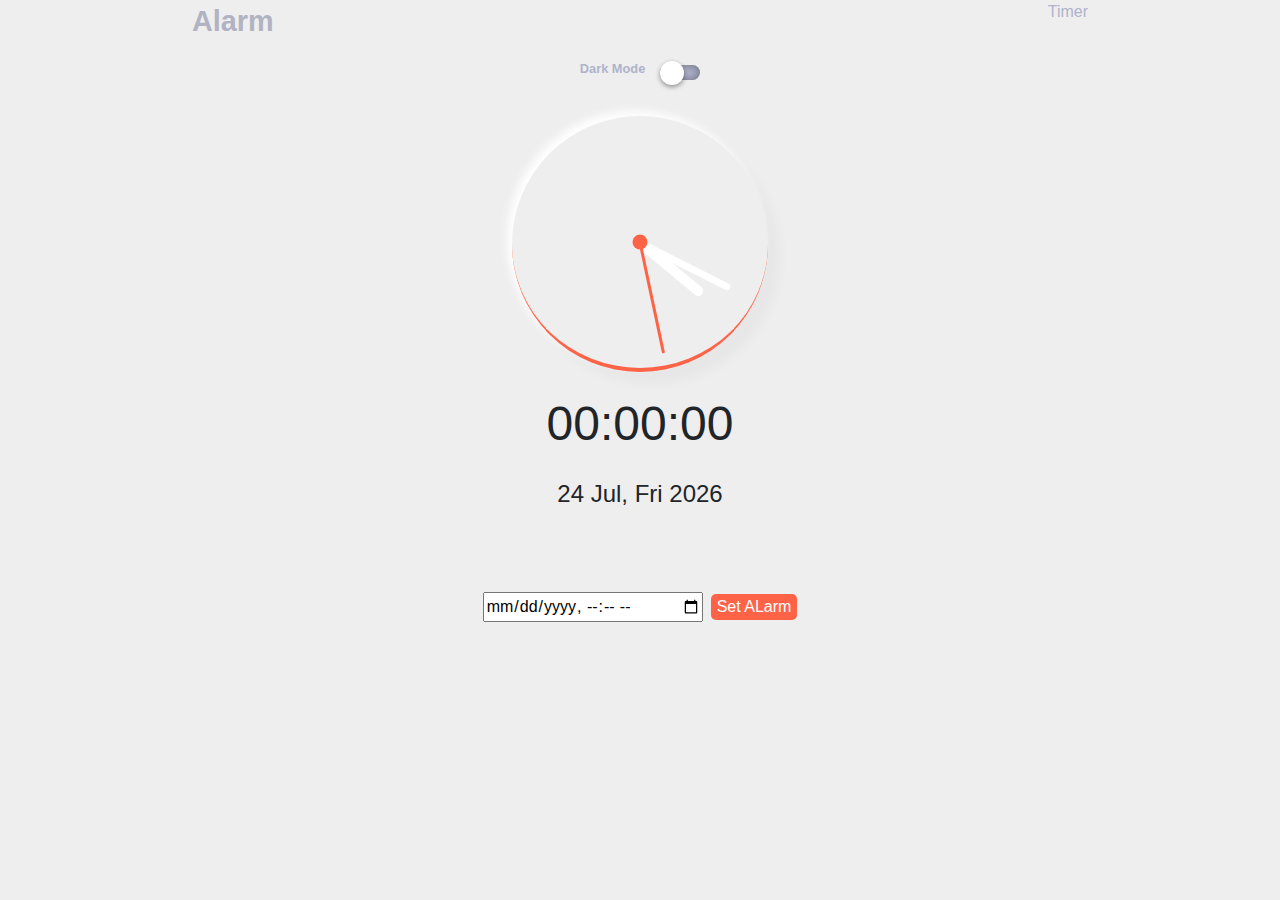
<file: index.html>
<!DOCTYPE html>
<html lang="en">
<head>
    <meta charset="UTF-8">
    <meta name="viewport" content="width=device-width, initial-scale=1.0">
    
<link rel="shortcut icon" href="download.jpg" type="image/x-icon">
    <link rel="stylesheet" href="bootstrap/bootstrapCSS.css">
    <link rel="stylesheet" href="style.css">

    <title>Alarm Clock</title>
</head>
<body>
    <header id="selection">
        <a href="index.html" class="active">Alarm</a>
        <a href="timer.html">Timer</a>
    </header>
    <div class="dark-mode">
        <label for="darkMode">Dark Mode</label> 
        <input type="checkbox" class="dark-mode-toggle" id="darkMode">
    </div>
    <div class="analog-clock">
        <div class="clock-hand second" data-second-hand></div>
        <div class="clock-hand minute" data-minute-hand></div>
        <div class="clock-hand hour" data-hour-hand></div>
    </div>
    <div class="digital-clock">
        <div id="time">
            <span id="hour">00:</span>
            <span id="minute">00:</span>
            <span id="second">00</span>
        </div>
    </div>
    <div class="date"></div>

    <div class="alarms"></div>
    <div id="alarmOptions" style="display: none;">
        <button class="snooze-alarm">Snooze 2 minutes</button>
        <button class="stop-alarm">Stop alarm</button>
    </div>

    <div class="alarm-modal">
        <input type="datetime-local"  id="alarmTime">
        <button class="add-alarm">Set ALarm</button>
    </div>


    <audio src="sounds/alarming.mp3" data-sound></audio>   
    
    
    <script src="bootstrap/bootstrapJQuery.js"></script>
    <script src="bootstrap/bootstrapPopperJS.js"></script>
    <script src="bootstrap/bootstrapJS.js"></script>
    <script src="script.js"></script>
</body>
</html>
</file>
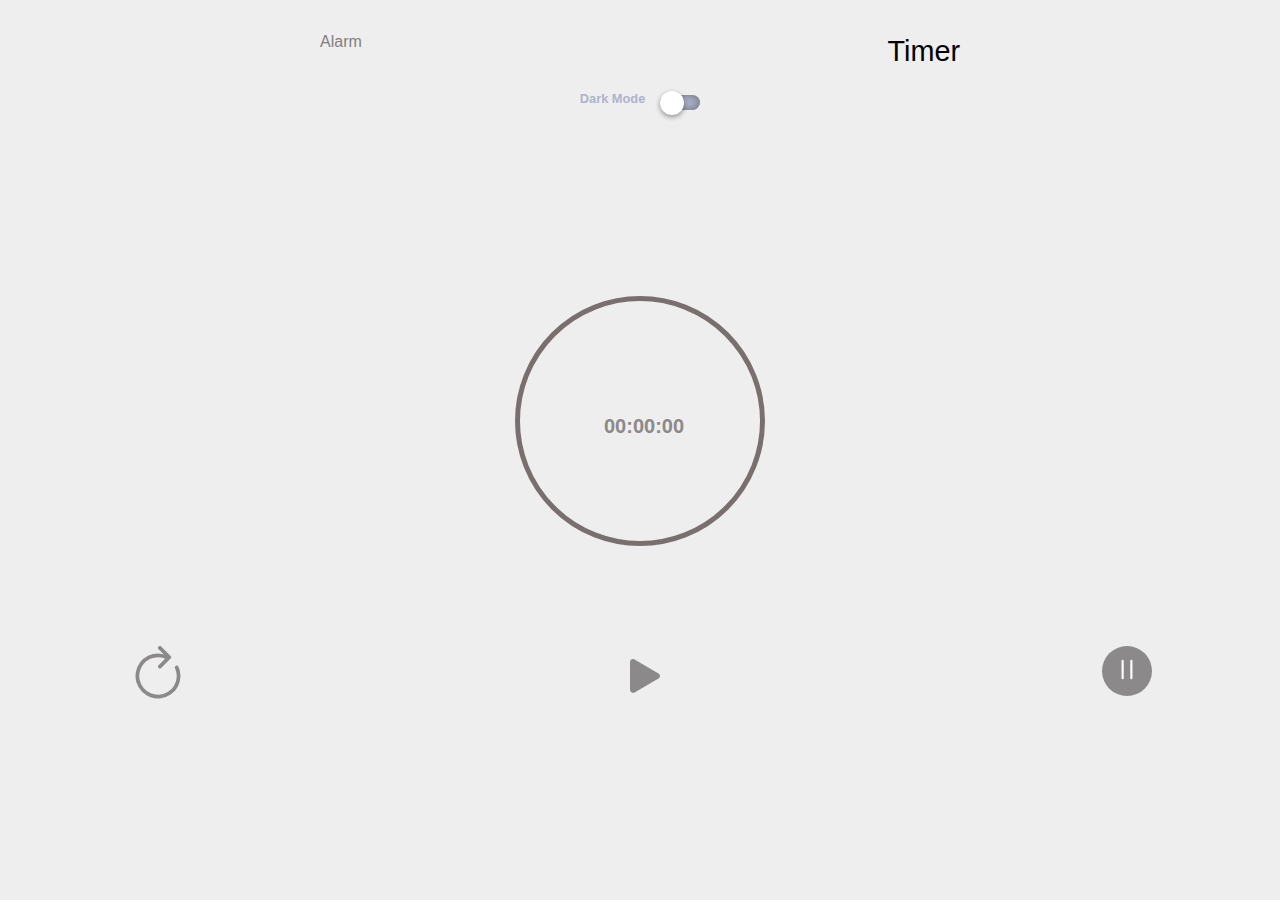
<file: timer.html>
<!DOCTYPE html>
<html lang="en">
<head>
    <meta charset="UTF-8">
    <meta name="viewport" content="width=device-width, initial-scale=1.0">

    <link rel="stylesheet" href="bootstrap/bootstrapCSS.css">
    <link rel="stylesheet" href="style.css">
    <link rel="stylesheet" href="css/main.css">

    <title>Timer</title>
</head>
<body>
    <header id="selection">
        <a href="index.html">Alarm</a>
        <a href="timer.html" class="active">Timer</a>
    </header>

    <div class="dark-mode">
        <label for="darkMode">Dark Mode</label> 
        <input type="checkbox" class="dark-mode-toggle" id="darkMode">
    </div>

    <div id="timer-circle" class="timer startTimer" onclick="startTimer()">
       <div id="timer">
            <p id="timer-digit" style="color: rgb(139, 137, 137);">00:00:00</p>
        </div>
    </div>
    <div id="reload-and-pause">
    	   <div id="reload" class="resetTimer reset" onclick="resetTimer()">
    	    <svg width="1em" height="1em" viewBox="0 0 16 16" class="bi bi-arrow-clockwise" fill="currentColor" xmlns="http://www.w3.org/2000/svg">
          <path fill-rule="evenodd" d="M3.17 6.706a5 5 0 0 1 7.103-3.16.5.5 0 1 0 .454-.892A6 6 0 1 0 13.455 5.5a.5.5 0 0 0-.91.417 5 5 0 1 1-9.375.789z"/>
          <path fill-rule="evenodd" d="M8.147.146a.5.5 0 0 1 .707 0l2.5 2.5a.5.5 0 0 1 0 .708l-2.5 2.5a.5.5 0 1 1-.707-.708L10.293 3 8.147.854a.5.5 0 0 1 0-.708z"/>
        </svg>
      </div>
      <div id="play" onclick="startTimer()">
        <svg width="1em" height="1em" viewBox="0 0 16 16" class="bi bi-play-fill" fill="currentColor" xmlns="http://www.w3.org/2000/svg">
            <path d="M11.596 8.697l-6.363 3.692c-.54.313-1.233-.066-1.233-.697V4.308c0-.63.692-1.01 1.233-.696l6.363 3.692a.802.802 0 0 1 0 1.393z"/>
        </svg>
      </div>
      <div id="pause" class="pauseTimer reset" onclick="pauseTimer()">
    	    <svg width="1em" height="0.7em" viewBox="0 0 16 16" class="bi bi-pause pause" fill="currentColor" xmlns="http://www.w3.org/2000/svg">
           <path fill-rule="evenodd" d="M6 3.5a.5.5 0 0 1 .5.5v8a.5.5 0 0 1-1 0V4a.5.5 0 0 1 .5-.5zm4 0a.5.5 0 0 1 .5.5v8a.5.5 0 0 1-1 0V4a.5.5 0 0 1 .5-.5z"/>
       </svg>
      </div>
    </div>
    
    <script src="bootstrap/bootstrapJQuery.js"></script>
    <script src="bootstrap/bootstrapPopperJS.js"></script>
    <script src="bootstrap/bootstrapJS.js"></script>
    <script src="js/timer.js"></script>
    <script src="script.js"></script>
</body>
</html>
</file>
<file: style.css>
body{
    background: #eee;
}

body.change {
    background-color: hsl(230, 17%, 14%);
}

/*Header*/

a {
    color: hsl(230, 22%, 74%);
}

a:hover {
    font-size: 20px;
    text-decoration: none;
    color: black;
}

.active {
    font-size: 1.8rem;
    color: hsl(233, 13%, 73%);
    font-weight: 700;
}

#selection {
    display: flex;
    justify-content: space-between;
    width: 70%;
    margin: 0 auto;
}

/* dark mode  */
.dark-mode{
    width: 150px;
    font-size: .8rem ;
    font-weight: 600;
    margin: 1rem auto 0 ; 
    display: flex;
    color: hsl(230, 22%, 74%);
    justify-content: space-evenly;
    align-items: center;
    z-index: 2; 
}

.dark-mode input[type = 'checkbox']{
position: relative;
appearance: none;
-webkit-appearance: none;
-moz-appearance: none; 
width: 40px;
height: 15px;
background: hsl(230, 22%, 74%); 
outline: none;
border-radius: 20px;
box-shadow: inset 0 0 10px rgba(0, 0, 0, .4);

}

.dark-mode input:checked[type="checkbox"]{
background: linear-gradient(to right, hsl(210, 78%, 56%), hsl(146, 68%, 55%));
}

.dark-mode input[type="checkbox"]::before{
content: '';
width: 1.5rem;
height: 1.5rem;
background-color: #fff;
position: absolute;
border-radius: 50%;
top: -.25rem;
left: 0px;
box-shadow: 0 2px 5px rgba(0, 0, 0, .4);
transition: left .5s;
}


.dark-mode input:checked[type="checkbox"]::before{
left: 24px;
background-color: hsl(230, 17%, 14%);
} 
/* dark mode end */

/* analog-clock style */
.analog-clock{
    width: 16rem;
    height: 16rem;
    margin: 0 auto;
    margin-top: 30px;
    background: #eee;
    border-radius: 50%;
    border-bottom: 4px solid tomato;
    box-shadow: 
    -5px -5px 10px 0 rgba(255, 255, 255, 1),
    12px 12px 12px 0 rgba(0, 0, 0, 0.03);
    position: relative;
}
.change.analog-clock{
    background: hsl(230, 17%, 14%);
    box-shadow: 
    -5px -5px 15px 0 rgba(73, 73, 73, 0.8),
    12px 12px 12px 0 rgba(0, 0, 0, 0.03);
}


.clock-hand{
position: absolute;
bottom: 50%;
left: 50%;
width: 10px;
height: 40%;
background: white;
border-radius:10px 10px 0 0;
transform-origin: bottom;
z-index: 2;
transform: translateX(-50%) rotate(calc(var(--rotation) * 1deg))
}

.analog-clock::after{
content: ' ';
position: absolute;
background: tomato;
z-index: 4;
height: 15px;
width: 15px;
top:50%;
left:50%;
border-radius: 50%;
transform: translate(-50%, -50%);
}

.second{
--rotation: 30;
width: 3px;
height: 45%;
background: tomato; 
z-index: 3;
}

.minute{
width: 7px;
height: 40%;
}

.hour{
width: 10px;
height: 32%;
}

/* analog clock end */

/* digital clock start */
.digital-clock{
position: relative;
text-align: center;
margin: 1rem 0;
font-size: 3rem;
}

#time {
    display: flex;
    align-items: center;
    justify-content: center;
    margin-top: 1rem;
    margin-bottom: 10px;
}

.change#time{
    color:hsl(230, 22%, 74%);
}
/* digital clock end */

/* Set date style start */
.date{
    display: flex;
    align-items: center;
    justify-content: center;
    font-size: 1.5rem;
    margin-top: .5rem;
    margin-bottom: 1rem;
}

.change.date{
    color: hsl(230, 22%, 74%);
}
/* Set date style end*/

/* ALARM CLOCK  */

.alarm-modal{
    display: flex;
    align-items: center;
    justify-content: center;
    font-size: 1rem;
    margin-top: 3rem;
}

#alarmTime{
    margin-right: .5rem;
}

.add-alarm{
    background: tomato;
    color: #fff;
    border: none;
    border-radius: 5px;
}

.alarms{
    display: flex;
    align-items: center;
    justify-content: center;
    font-size: 1.2rem;
    margin-top: 2rem;
}


#alarmOptions{
    display: flex;
    align-items: center;
    justify-content: center;
    font-size: 1.2rem;
    margin-top: 2rem;
}

.snooze-alarm{
    margin-right: 1.2rem;
}

/* ALARM CLOCK END */



#time h3 {
    margin-bottom: 0;
}

#time p {
    font-size: 12px;
}

select {
    margin-left: 25%;
    margin-top: 5px;
    margin-bottom: 5px;
    width: 48%;
}

/* Toggle Section*/

.toggle-general {
    display: flex;
    justify-content: space-between;
    width: 50%;
    margin: 0 auto;
}

strong {
    font-size: 15px;
}

#plus {
    position: absolute;
    bottom: 5%;
    left: 50%;
    background-color: tomato;
    border-radius: 50%;
    width: 3em;
    height: 3em;
    transform: translateX(-50%)
}
</file>
<file: css/main.css>
/*Header*/

body{
    background: #eee;
}

body.change {
    background-color: hsl(230, 17%, 14%);
}

a {
    color: grey;
}

a:hover {
    font-size: 20px;
    text-decoration: none;
    color: black;
}

.active {
    color: black;
    font-weight: 500;
}

#selection {
    display: flex;
    justify-content: space-between;
    width: 50%;
    margin: 0 auto;
}

#clock {
    border-radius: 50%;
    background-color: rgb(139, 137, 137);
    height: 150px;
    width: 150px;
    margin: 0 auto;
    margin-top: 30px;
}

#time {
    display: flex;
    flex-direction: column;
    align-items: center;
    margin-top: 30px;
    margin-bottom: 10px;
}

#time h3 {
    margin-bottom: 0;
}

#time p {
    font-size: 12px;
}

select {
    margin-left: 25%;
    margin-top: 5px;
    margin-bottom: 5px;
    width: 48%;
}

/* Toggle Section*/

.toggle-general {
    display: flex;
    justify-content: space-between;
    width: 50%;
    margin: 0 auto;
}

strong {
    font-size: 15px;
}

#plus {
	   background-color: rgb(139, 137, 137);
	   border-radius: 50%;
	   width: 3em;
	   height: 3em;
	   margin: 0 auto;
	   margin-top: 40px;
}

.plus {
	   font-size: 50px;
	   color: #ffffff;
}



/***Timer CSS**/

#selection {
    margin-top: 30px;
}

#timer-circle {
    border: 5px solid #796f6f;
    border-radius: 50%;
    height: 250px;
    width: 250px;
    margin: 0 auto;
    margin-top: 20vh;
}

#timer-circle:hover {
    cursor: pointer;
}

#timer {
    display: flex;
    width: 140px;
    text-align: center;
    margin-top: 50px;
}

#timer-digit {
    font-weight: bold;
    font-size: 20px;
    margin-left: 60%;
    margin-top: 60px;
    color: rgb(139, 137, 137);
}

#reload-and-pause {
    display: flex;
    width: 80%;
    justify-content: space-between;
    margin: 0 auto;
    margin-top: 80px;
    color: rgb(139, 137, 137);;
}

#reload {
    font-size: 60px;
    color: rgb(139, 137, 137);;
}

#play {
    font-size: 60px;
    color: rgb(139, 137, 137);;
}

#play:hover {
    cursor: pointer;
    font-size: 65px;
}

#pause {
    font-size: 50px;
    background-color: rgb(139, 137, 137);
    border-radius: 50%;
    width: 1em;
    height: 1em;
    align-self: center;
}

#reload:hover {
    cursor: pointer;
    font-size: 65px;
}

#pause:hover {
    cursor: pointer;
    font-size: 55px;
}

.pause {
    margin-top: -35px;
    color: #ffffff;
}
</file>
<file: bootstrap/bootstrapCSS.css>
:root{--blue:#007bff;--indigo:#6610f2;--purple:#6f42c1;--pink:#e83e8c;--red:#dc3545;--orange:#fd7e14;--yellow:#ffc107;--green:#28a745;--teal:#20c997;--cyan:#17a2b8;--white:#fff;--gray:#6c757d;--gray-dark:#343a40;--primary:#007bff;--secondary:#6c757d;--success:#28a745;--info:#17a2b8;--warning:#ffc107;--danger:#dc3545;--light:#f8f9fa;--dark:#343a40;--breakpoint-xs:0;--breakpoint-sm:576px;--breakpoint-md:768px;--breakpoint-lg:992px;--breakpoint-xl:1200px;--font-family-sans-serif:-apple-system,BlinkMacSystemFont,"Segoe UI",Roboto,"Helvetica Neue",Arial,"Noto Sans",sans-serif,"Apple Color Emoji","Segoe UI Emoji","Segoe UI Symbol","Noto Color Emoji";--font-family-monospace:SFMono-Regular,Menlo,Monaco,Consolas,"Liberation Mono","Courier New",monospace}*,::after,::before{box-sizing:border-box}html{font-family:sans-serif;line-height:1.15;-webkit-text-size-adjust:100%;-webkit-tap-highlight-color:transparent}article,aside,figcaption,figure,footer,header,hgroup,main,nav,section{display:block}body{margin:0;font-family:-apple-system,BlinkMacSystemFont,"Segoe UI",Roboto,"Helvetica Neue",Arial,"Noto Sans",sans-serif,"Apple Color Emoji","Segoe UI Emoji","Segoe UI Symbol","Noto Color Emoji";font-size:1rem;font-weight:400;line-height:1.5;color:#212529;text-align:left;background-color:#fff}[tabindex="-1"]:focus:not(:focus-visible){outline:0!important}hr{box-sizing:content-box;height:0;overflow:visible}h1,h2,h3,h4,h5,h6{margin-top:0;margin-bottom:.5rem}p{margin-top:0;margin-bottom:1rem}abbr[data-original-title],abbr[title]{text-decoration:underline;-webkit-text-decoration:underline dotted;text-decoration:underline dotted;cursor:help;border-bottom:0;-webkit-text-decoration-skip-ink:none;text-decoration-skip-ink:none}address{margin-bottom:1rem;font-style:normal;line-height:inherit}dl,ol,ul{margin-top:0;margin-bottom:1rem}ol ol,ol ul,ul ol,ul ul{margin-bottom:0}dt{font-weight:700}dd{margin-bottom:.5rem;margin-left:0}blockquote{margin:0 0 1rem}b,strong{font-weight:bolder}small{font-size:80%}sub,sup{position:relative;font-size:75%;line-height:0;vertical-align:baseline}sub{bottom:-.25em}sup{top:-.5em}a{color:#007bff;text-decoration:none;background-color:transparent}a:hover{color:#0056b3;text-decoration:underline}a:not([href]):not([class]){color:inherit;text-decoration:none}a:not([href]):not([class]):hover{color:inherit;text-decoration:none}code,kbd,pre,samp{font-family:SFMono-Regular,Menlo,Monaco,Consolas,"Liberation Mono","Courier New",monospace;font-size:1em}pre{margin-top:0;margin-bottom:1rem;overflow:auto;-ms-overflow-style:scrollbar}figure{margin:0 0 1rem}img{vertical-align:middle;border-style:none}svg{overflow:hidden;vertical-align:middle}table{border-collapse:collapse}caption{padding-top:.75rem;padding-bottom:.75rem;color:#6c757d;text-align:left;caption-side:bottom}th{text-align:inherit}label{display:inline-block;margin-bottom:.5rem}button{border-radius:0}button:focus{outline:1px dotted;outline:5px auto -webkit-focus-ring-color}button,input,optgroup,select,textarea{margin:0;font-family:inherit;font-size:inherit;line-height:inherit}button,input{overflow:visible}button,select{text-transform:none}[role=button]{cursor:pointer}select{word-wrap:normal}[type=button],[type=reset],[type=submit],button{-webkit-appearance:button}[type=button]:not(:disabled),[type=reset]:not(:disabled),[type=submit]:not(:disabled),button:not(:disabled){cursor:pointer}[type=button]::-moz-focus-inner,[type=reset]::-moz-focus-inner,[type=submit]::-moz-focus-inner,button::-moz-focus-inner{padding:0;border-style:none}input[type=checkbox],input[type=radio]{box-sizing:border-box;padding:0}textarea{overflow:auto;resize:vertical}fieldset{min-width:0;padding:0;margin:0;border:0}legend{display:block;width:100%;max-width:100%;padding:0;margin-bottom:.5rem;font-size:1.5rem;line-height:inherit;color:inherit;white-space:normal}progress{vertical-align:baseline}[type=number]::-webkit-inner-spin-button,[type=number]::-webkit-outer-spin-button{height:auto}[type=search]{outline-offset:-2px;-webkit-appearance:none}[type=search]::-webkit-search-decoration{-webkit-appearance:none}::-webkit-file-upload-button{font:inherit;-webkit-appearance:button}output{display:inline-block}summary{display:list-item;cursor:pointer}template{display:none}[hidden]{display:none!important}.h1,.h2,.h3,.h4,.h5,.h6,h1,h2,h3,h4,h5,h6{margin-bottom:.5rem;font-weight:500;line-height:1.2}.h1,h1{font-size:2.5rem}.h2,h2{font-size:2rem}.h3,h3{font-size:1.75rem}.h4,h4{font-size:1.5rem}.h5,h5{font-size:1.25rem}.h6,h6{font-size:1rem}.lead{font-size:1.25rem;font-weight:300}.display-1{font-size:6rem;font-weight:300;line-height:1.2}.display-2{font-size:5.5rem;font-weight:300;line-height:1.2}.display-3{font-size:4.5rem;font-weight:300;line-height:1.2}.display-4{font-size:3.5rem;font-weight:300;line-height:1.2}hr{margin-top:1rem;margin-bottom:1rem;border:0;border-top:1px solid rgba(0,0,0,.1)}.small,small{font-size:80%;font-weight:400}.mark,mark{padding:.2em;background-color:#fcf8e3}.list-unstyled{padding-left:0;list-style:none}.list-inline{padding-left:0;list-style:none}.list-inline-item{display:inline-block}.list-inline-item:not(:last-child){margin-right:.5rem}.initialism{font-size:90%;text-transform:uppercase}.blockquote{margin-bottom:1rem;font-size:1.25rem}.blockquote-footer{display:block;font-size:80%;color:#6c757d}.blockquote-footer::before{content:"\2014\00A0"}.img-fluid{max-width:100%;height:auto}.img-thumbnail{padding:.25rem;background-color:#fff;border:1px solid #dee2e6;border-radius:.25rem;max-width:100%;height:auto}.figure{display:inline-block}.figure-img{margin-bottom:.5rem;line-height:1}.figure-caption{font-size:90%;color:#6c757d}code{font-size:87.5%;color:#e83e8c;word-wrap:break-word}a>code{color:inherit}kbd{padding:.2rem .4rem;font-size:87.5%;color:#fff;background-color:#212529;border-radius:.2rem}kbd kbd{padding:0;font-size:100%;font-weight:700}pre{display:block;font-size:87.5%;color:#212529}pre code{font-size:inherit;color:inherit;word-break:normal}.pre-scrollable{max-height:340px;overflow-y:scroll}.container,.container-fluid,.container-lg,.container-md,.container-sm,.container-xl{width:100%;padding-right:15px;padding-left:15px;margin-right:auto;margin-left:auto}@media (min-width:576px){.container,.container-sm{max-width:540px}}@media (min-width:768px){.container,.container-md,.container-sm{max-width:720px}}@media (min-width:992px){.container,.container-lg,.container-md,.container-sm{max-width:960px}}@media (min-width:1200px){.container,.container-lg,.container-md,.container-sm,.container-xl{max-width:1140px}}.row{display:-ms-flexbox;display:flex;-ms-flex:1 0 100%;flex:1 0 100%;-ms-flex-wrap:wrap;flex-wrap:wrap;margin-right:-15px;margin-left:-15px}.no-gutters{margin-right:0;margin-left:0}.no-gutters>.col,.no-gutters>[class*=col-]{padding-right:0;padding-left:0}.col,.col-1,.col-10,.col-11,.col-12,.col-2,.col-3,.col-4,.col-5,.col-6,.col-7,.col-8,.col-9,.col-auto,.col-lg,.col-lg-1,.col-lg-10,.col-lg-11,.col-lg-12,.col-lg-2,.col-lg-3,.col-lg-4,.col-lg-5,.col-lg-6,.col-lg-7,.col-lg-8,.col-lg-9,.col-lg-auto,.col-md,.col-md-1,.col-md-10,.col-md-11,.col-md-12,.col-md-2,.col-md-3,.col-md-4,.col-md-5,.col-md-6,.col-md-7,.col-md-8,.col-md-9,.col-md-auto,.col-sm,.col-sm-1,.col-sm-10,.col-sm-11,.col-sm-12,.col-sm-2,.col-sm-3,.col-sm-4,.col-sm-5,.col-sm-6,.col-sm-7,.col-sm-8,.col-sm-9,.col-sm-auto,.col-xl,.col-xl-1,.col-xl-10,.col-xl-11,.col-xl-12,.col-xl-2,.col-xl-3,.col-xl-4,.col-xl-5,.col-xl-6,.col-xl-7,.col-xl-8,.col-xl-9,.col-xl-auto{position:relative;width:100%;padding-right:15px;padding-left:15px}.col{-ms-flex-preferred-size:0;flex-basis:0;-ms-flex-positive:1;flex-grow:1;max-width:100%}.row-cols-1>*{-ms-flex:0 0 100%;flex:0 0 100%;max-width:100%}.row-cols-2>*{-ms-flex:0 0 50%;flex:0 0 50%;max-width:50%}.row-cols-3>*{-ms-flex:0 0 33.333333%;flex:0 0 33.333333%;max-width:33.333333%}.row-cols-4>*{-ms-flex:0 0 25%;flex:0 0 25%;max-width:25%}.row-cols-5>*{-ms-flex:0 0 20%;flex:0 0 20%;max-width:20%}.row-cols-6>*{-ms-flex:0 0 16.666667%;flex:0 0 16.666667%;max-width:16.666667%}.col-auto{-ms-flex:0 0 auto;flex:0 0 auto;width:auto;max-width:100%}.col-1{-ms-flex:0 0 8.333333%;flex:0 0 8.333333%;max-width:8.333333%}.col-2{-ms-flex:0 0 16.666667%;flex:0 0 16.666667%;max-width:16.666667%}.col-3{-ms-flex:0 0 25%;flex:0 0 25%;max-width:25%}.col-4{-ms-flex:0 0 33.333333%;flex:0 0 33.333333%;max-width:33.333333%}.col-5{-ms-flex:0 0 41.666667%;flex:0 0 41.666667%;max-width:41.666667%}.col-6{-ms-flex:0 0 50%;flex:0 0 50%;max-width:50%}.col-7{-ms-flex:0 0 58.333333%;flex:0 0 58.333333%;max-width:58.333333%}.col-8{-ms-flex:0 0 66.666667%;flex:0 0 66.666667%;max-width:66.666667%}.col-9{-ms-flex:0 0 75%;flex:0 0 75%;max-width:75%}.col-10{-ms-flex:0 0 83.333333%;flex:0 0 83.333333%;max-width:83.333333%}.col-11{-ms-flex:0 0 91.666667%;flex:0 0 91.666667%;max-width:91.666667%}.col-12{-ms-flex:0 0 100%;flex:0 0 100%;max-width:100%}.order-first{-ms-flex-order:-1;order:-1}.order-last{-ms-flex-order:13;order:13}.order-0{-ms-flex-order:0;order:0}.order-1{-ms-flex-order:1;order:1}.order-2{-ms-flex-order:2;order:2}.order-3{-ms-flex-order:3;order:3}.order-4{-ms-flex-order:4;order:4}.order-5{-ms-flex-order:5;order:5}.order-6{-ms-flex-order:6;order:6}.order-7{-ms-flex-order:7;order:7}.order-8{-ms-flex-order:8;order:8}.order-9{-ms-flex-order:9;order:9}.order-10{-ms-flex-order:10;order:10}.order-11{-ms-flex-order:11;order:11}.order-12{-ms-flex-order:12;order:12}.offset-1{margin-left:8.333333%}.offset-2{margin-left:16.666667%}.offset-3{margin-left:25%}.offset-4{margin-left:33.333333%}.offset-5{margin-left:41.666667%}.offset-6{margin-left:50%}.offset-7{margin-left:58.333333%}.offset-8{margin-left:66.666667%}.offset-9{margin-left:75%}.offset-10{margin-left:83.333333%}.offset-11{margin-left:91.666667%}@media (min-width:576px){.col-sm{-ms-flex-preferred-size:0;flex-basis:0;-ms-flex-positive:1;flex-grow:1;max-width:100%}.row-cols-sm-1>*{-ms-flex:0 0 100%;flex:0 0 100%;max-width:100%}.row-cols-sm-2>*{-ms-flex:0 0 50%;flex:0 0 50%;max-width:50%}.row-cols-sm-3>*{-ms-flex:0 0 33.333333%;flex:0 0 33.333333%;max-width:33.333333%}.row-cols-sm-4>*{-ms-flex:0 0 25%;flex:0 0 25%;max-width:25%}.row-cols-sm-5>*{-ms-flex:0 0 20%;flex:0 0 20%;max-width:20%}.row-cols-sm-6>*{-ms-flex:0 0 16.666667%;flex:0 0 16.666667%;max-width:16.666667%}.col-sm-auto{-ms-flex:0 0 auto;flex:0 0 auto;width:auto;max-width:100%}.col-sm-1{-ms-flex:0 0 8.333333%;flex:0 0 8.333333%;max-width:8.333333%}.col-sm-2{-ms-flex:0 0 16.666667%;flex:0 0 16.666667%;max-width:16.666667%}.col-sm-3{-ms-flex:0 0 25%;flex:0 0 25%;max-width:25%}.col-sm-4{-ms-flex:0 0 33.333333%;flex:0 0 33.333333%;max-width:33.333333%}.col-sm-5{-ms-flex:0 0 41.666667%;flex:0 0 41.666667%;max-width:41.666667%}.col-sm-6{-ms-flex:0 0 50%;flex:0 0 50%;max-width:50%}.col-sm-7{-ms-flex:0 0 58.333333%;flex:0 0 58.333333%;max-width:58.333333%}.col-sm-8{-ms-flex:0 0 66.666667%;flex:0 0 66.666667%;max-width:66.666667%}.col-sm-9{-ms-flex:0 0 75%;flex:0 0 75%;max-width:75%}.col-sm-10{-ms-flex:0 0 83.333333%;flex:0 0 83.333333%;max-width:83.333333%}.col-sm-11{-ms-flex:0 0 91.666667%;flex:0 0 91.666667%;max-width:91.666667%}.col-sm-12{-ms-flex:0 0 100%;flex:0 0 100%;max-width:100%}.order-sm-first{-ms-flex-order:-1;order:-1}.order-sm-last{-ms-flex-order:13;order:13}.order-sm-0{-ms-flex-order:0;order:0}.order-sm-1{-ms-flex-order:1;order:1}.order-sm-2{-ms-flex-order:2;order:2}.order-sm-3{-ms-flex-order:3;order:3}.order-sm-4{-ms-flex-order:4;order:4}.order-sm-5{-ms-flex-order:5;order:5}.order-sm-6{-ms-flex-order:6;order:6}.order-sm-7{-ms-flex-order:7;order:7}.order-sm-8{-ms-flex-order:8;order:8}.order-sm-9{-ms-flex-order:9;order:9}.order-sm-10{-ms-flex-order:10;order:10}.order-sm-11{-ms-flex-order:11;order:11}.order-sm-12{-ms-flex-order:12;order:12}.offset-sm-0{margin-left:0}.offset-sm-1{margin-left:8.333333%}.offset-sm-2{margin-left:16.666667%}.offset-sm-3{margin-left:25%}.offset-sm-4{margin-left:33.333333%}.offset-sm-5{margin-left:41.666667%}.offset-sm-6{margin-left:50%}.offset-sm-7{margin-left:58.333333%}.offset-sm-8{margin-left:66.666667%}.offset-sm-9{margin-left:75%}.offset-sm-10{margin-left:83.333333%}.offset-sm-11{margin-left:91.666667%}}@media (min-width:768px){.col-md{-ms-flex-preferred-size:0;flex-basis:0;-ms-flex-positive:1;flex-grow:1;max-width:100%}.row-cols-md-1>*{-ms-flex:0 0 100%;flex:0 0 100%;max-width:100%}.row-cols-md-2>*{-ms-flex:0 0 50%;flex:0 0 50%;max-width:50%}.row-cols-md-3>*{-ms-flex:0 0 33.333333%;flex:0 0 33.333333%;max-width:33.333333%}.row-cols-md-4>*{-ms-flex:0 0 25%;flex:0 0 25%;max-width:25%}.row-cols-md-5>*{-ms-flex:0 0 20%;flex:0 0 20%;max-width:20%}.row-cols-md-6>*{-ms-flex:0 0 16.666667%;flex:0 0 16.666667%;max-width:16.666667%}.col-md-auto{-ms-flex:0 0 auto;flex:0 0 auto;width:auto;max-width:100%}.col-md-1{-ms-flex:0 0 8.333333%;flex:0 0 8.333333%;max-width:8.333333%}.col-md-2{-ms-flex:0 0 16.666667%;flex:0 0 16.666667%;max-width:16.666667%}.col-md-3{-ms-flex:0 0 25%;flex:0 0 25%;max-width:25%}.col-md-4{-ms-flex:0 0 33.333333%;flex:0 0 33.333333%;max-width:33.333333%}.col-md-5{-ms-flex:0 0 41.666667%;flex:0 0 41.666667%;max-width:41.666667%}.col-md-6{-ms-flex:0 0 50%;flex:0 0 50%;max-width:50%}.col-md-7{-ms-flex:0 0 58.333333%;flex:0 0 58.333333%;max-width:58.333333%}.col-md-8{-ms-flex:0 0 66.666667%;flex:0 0 66.666667%;max-width:66.666667%}.col-md-9{-ms-flex:0 0 75%;flex:0 0 75%;max-width:75%}.col-md-10{-ms-flex:0 0 83.333333%;flex:0 0 83.333333%;max-width:83.333333%}.col-md-11{-ms-flex:0 0 91.666667%;flex:0 0 91.666667%;max-width:91.666667%}.col-md-12{-ms-flex:0 0 100%;flex:0 0 100%;max-width:100%}.order-md-first{-ms-flex-order:-1;order:-1}.order-md-last{-ms-flex-order:13;order:13}.order-md-0{-ms-flex-order:0;order:0}.order-md-1{-ms-flex-order:1;order:1}.order-md-2{-ms-flex-order:2;order:2}.order-md-3{-ms-flex-order:3;order:3}.order-md-4{-ms-flex-order:4;order:4}.order-md-5{-ms-flex-order:5;order:5}.order-md-6{-ms-flex-order:6;order:6}.order-md-7{-ms-flex-order:7;order:7}.order-md-8{-ms-flex-order:8;order:8}.order-md-9{-ms-flex-order:9;order:9}.order-md-10{-ms-flex-order:10;order:10}.order-md-11{-ms-flex-order:11;order:11}.order-md-12{-ms-flex-order:12;order:12}.offset-md-0{margin-left:0}.offset-md-1{margin-left:8.333333%}.offset-md-2{margin-left:16.666667%}.offset-md-3{margin-left:25%}.offset-md-4{margin-left:33.333333%}.offset-md-5{margin-left:41.666667%}.offset-md-6{margin-left:50%}.offset-md-7{margin-left:58.333333%}.offset-md-8{margin-left:66.666667%}.offset-md-9{margin-left:75%}.offset-md-10{margin-left:83.333333%}.offset-md-11{margin-left:91.666667%}}@media (min-width:992px){.col-lg{-ms-flex-preferred-size:0;flex-basis:0;-ms-flex-positive:1;flex-grow:1;max-width:100%}.row-cols-lg-1>*{-ms-flex:0 0 100%;flex:0 0 100%;max-width:100%}.row-cols-lg-2>*{-ms-flex:0 0 50%;flex:0 0 50%;max-width:50%}.row-cols-lg-3>*{-ms-flex:0 0 33.333333%;flex:0 0 33.333333%;max-width:33.333333%}.row-cols-lg-4>*{-ms-flex:0 0 25%;flex:0 0 25%;max-width:25%}.row-cols-lg-5>*{-ms-flex:0 0 20%;flex:0 0 20%;max-width:20%}.row-cols-lg-6>*{-ms-flex:0 0 16.666667%;flex:0 0 16.666667%;max-width:16.666667%}.col-lg-auto{-ms-flex:0 0 auto;flex:0 0 auto;width:auto;max-width:100%}.col-lg-1{-ms-flex:0 0 8.333333%;flex:0 0 8.333333%;max-width:8.333333%}.col-lg-2{-ms-flex:0 0 16.666667%;flex:0 0 16.666667%;max-width:16.666667%}.col-lg-3{-ms-flex:0 0 25%;flex:0 0 25%;max-width:25%}.col-lg-4{-ms-flex:0 0 33.333333%;flex:0 0 33.333333%;max-width:33.333333%}.col-lg-5{-ms-flex:0 0 41.666667%;flex:0 0 41.666667%;max-width:41.666667%}.col-lg-6{-ms-flex:0 0 50%;flex:0 0 50%;max-width:50%}.col-lg-7{-ms-flex:0 0 58.333333%;flex:0 0 58.333333%;max-width:58.333333%}.col-lg-8{-ms-flex:0 0 66.666667%;flex:0 0 66.666667%;max-width:66.666667%}.col-lg-9{-ms-flex:0 0 75%;flex:0 0 75%;max-width:75%}.col-lg-10{-ms-flex:0 0 83.333333%;flex:0 0 83.333333%;max-width:83.333333%}.col-lg-11{-ms-flex:0 0 91.666667%;flex:0 0 91.666667%;max-width:91.666667%}.col-lg-12{-ms-flex:0 0 100%;flex:0 0 100%;max-width:100%}.order-lg-first{-ms-flex-order:-1;order:-1}.order-lg-last{-ms-flex-order:13;order:13}.order-lg-0{-ms-flex-order:0;order:0}.order-lg-1{-ms-flex-order:1;order:1}.order-lg-2{-ms-flex-order:2;order:2}.order-lg-3{-ms-flex-order:3;order:3}.order-lg-4{-ms-flex-order:4;order:4}.order-lg-5{-ms-flex-order:5;order:5}.order-lg-6{-ms-flex-order:6;order:6}.order-lg-7{-ms-flex-order:7;order:7}.order-lg-8{-ms-flex-order:8;order:8}.order-lg-9{-ms-flex-order:9;order:9}.order-lg-10{-ms-flex-order:10;order:10}.order-lg-11{-ms-flex-order:11;order:11}.order-lg-12{-ms-flex-order:12;order:12}.offset-lg-0{margin-left:0}.offset-lg-1{margin-left:8.333333%}.offset-lg-2{margin-left:16.666667%}.offset-lg-3{margin-left:25%}.offset-lg-4{margin-left:33.333333%}.offset-lg-5{margin-left:41.666667%}.offset-lg-6{margin-left:50%}.offset-lg-7{margin-left:58.333333%}.offset-lg-8{margin-left:66.666667%}.offset-lg-9{margin-left:75%}.offset-lg-10{margin-left:83.333333%}.offset-lg-11{margin-left:91.666667%}}@media (min-width:1200px){.col-xl{-ms-flex-preferred-size:0;flex-basis:0;-ms-flex-positive:1;flex-grow:1;max-width:100%}.row-cols-xl-1>*{-ms-flex:0 0 100%;flex:0 0 100%;max-width:100%}.row-cols-xl-2>*{-ms-flex:0 0 50%;flex:0 0 50%;max-width:50%}.row-cols-xl-3>*{-ms-flex:0 0 33.333333%;flex:0 0 33.333333%;max-width:33.333333%}.row-cols-xl-4>*{-ms-flex:0 0 25%;flex:0 0 25%;max-width:25%}.row-cols-xl-5>*{-ms-flex:0 0 20%;flex:0 0 20%;max-width:20%}.row-cols-xl-6>*{-ms-flex:0 0 16.666667%;flex:0 0 16.666667%;max-width:16.666667%}.col-xl-auto{-ms-flex:0 0 auto;flex:0 0 auto;width:auto;max-width:100%}.col-xl-1{-ms-flex:0 0 8.333333%;flex:0 0 8.333333%;max-width:8.333333%}.col-xl-2{-ms-flex:0 0 16.666667%;flex:0 0 16.666667%;max-width:16.666667%}.col-xl-3{-ms-flex:0 0 25%;flex:0 0 25%;max-width:25%}.col-xl-4{-ms-flex:0 0 33.333333%;flex:0 0 33.333333%;max-width:33.333333%}.col-xl-5{-ms-flex:0 0 41.666667%;flex:0 0 41.666667%;max-width:41.666667%}.col-xl-6{-ms-flex:0 0 50%;flex:0 0 50%;max-width:50%}.col-xl-7{-ms-flex:0 0 58.333333%;flex:0 0 58.333333%;max-width:58.333333%}.col-xl-8{-ms-flex:0 0 66.666667%;flex:0 0 66.666667%;max-width:66.666667%}.col-xl-9{-ms-flex:0 0 75%;flex:0 0 75%;max-width:75%}.col-xl-10{-ms-flex:0 0 83.333333%;flex:0 0 83.333333%;max-width:83.333333%}.col-xl-11{-ms-flex:0 0 91.666667%;flex:0 0 91.666667%;max-width:91.666667%}.col-xl-12{-ms-flex:0 0 100%;flex:0 0 100%;max-width:100%}.order-xl-first{-ms-flex-order:-1;order:-1}.order-xl-last{-ms-flex-order:13;order:13}.order-xl-0{-ms-flex-order:0;order:0}.order-xl-1{-ms-flex-order:1;order:1}.order-xl-2{-ms-flex-order:2;order:2}.order-xl-3{-ms-flex-order:3;order:3}.order-xl-4{-ms-flex-order:4;order:4}.order-xl-5{-ms-flex-order:5;order:5}.order-xl-6{-ms-flex-order:6;order:6}.order-xl-7{-ms-flex-order:7;order:7}.order-xl-8{-ms-flex-order:8;order:8}.order-xl-9{-ms-flex-order:9;order:9}.order-xl-10{-ms-flex-order:10;order:10}.order-xl-11{-ms-flex-order:11;order:11}.order-xl-12{-ms-flex-order:12;order:12}.offset-xl-0{margin-left:0}.offset-xl-1{margin-left:8.333333%}.offset-xl-2{margin-left:16.666667%}.offset-xl-3{margin-left:25%}.offset-xl-4{margin-left:33.333333%}.offset-xl-5{margin-left:41.666667%}.offset-xl-6{margin-left:50%}.offset-xl-7{margin-left:58.333333%}.offset-xl-8{margin-left:66.666667%}.offset-xl-9{margin-left:75%}.offset-xl-10{margin-left:83.333333%}.offset-xl-11{margin-left:91.666667%}}.table{width:100%;margin-bottom:1rem;color:#212529}.table td,.table th{padding:.75rem;vertical-align:top;border-top:1px solid #dee2e6}.table thead th{vertical-align:bottom;border-bottom:2px solid #dee2e6}.table tbody+tbody{border-top:2px solid #dee2e6}.table-sm td,.table-sm th{padding:.3rem}.table-bordered{border:1px solid #dee2e6}.table-bordered td,.table-bordered th{border:1px solid #dee2e6}.table-bordered thead td,.table-bordered thead th{border-bottom-width:2px}.table-borderless tbody+tbody,.table-borderless td,.table-borderless th,.table-borderless thead th{border:0}.table-striped tbody tr:nth-of-type(odd){background-color:rgba(0,0,0,.05)}.table-hover tbody tr:hover{color:#212529;background-color:rgba(0,0,0,.075)}.table-primary,.table-primary>td,.table-primary>th{background-color:#b8daff}.table-primary tbody+tbody,.table-primary td,.table-primary th,.table-primary thead th{border-color:#7abaff}.table-hover .table-primary:hover{background-color:#9fcdff}.table-hover .table-primary:hover>td,.table-hover .table-primary:hover>th{background-color:#9fcdff}.table-secondary,.table-secondary>td,.table-secondary>th{background-color:#d6d8db}.table-secondary tbody+tbody,.table-secondary td,.table-secondary th,.table-secondary thead th{border-color:#b3b7bb}.table-hover .table-secondary:hover{background-color:#c8cbcf}.table-hover .table-secondary:hover>td,.table-hover .table-secondary:hover>th{background-color:#c8cbcf}.table-success,.table-success>td,.table-success>th{background-color:#c3e6cb}.table-success tbody+tbody,.table-success td,.table-success th,.table-success thead th{border-color:#8fd19e}.table-hover .table-success:hover{background-color:#b1dfbb}.table-hover .table-success:hover>td,.table-hover .table-success:hover>th{background-color:#b1dfbb}.table-info,.table-info>td,.table-info>th{background-color:#bee5eb}.table-info tbody+tbody,.table-info td,.table-info th,.table-info thead th{border-color:#86cfda}.table-hover .table-info:hover{background-color:#abdde5}.table-hover .table-info:hover>td,.table-hover .table-info:hover>th{background-color:#abdde5}.table-warning,.table-warning>td,.table-warning>th{background-color:#ffeeba}.table-warning tbody+tbody,.table-warning td,.table-warning th,.table-warning thead th{border-color:#ffdf7e}.table-hover .table-warning:hover{background-color:#ffe8a1}.table-hover .table-warning:hover>td,.table-hover .table-warning:hover>th{background-color:#ffe8a1}.table-danger,.table-danger>td,.table-danger>th{background-color:#f5c6cb}.table-danger tbody+tbody,.table-danger td,.table-danger th,.table-danger thead th{border-color:#ed969e}.table-hover .table-danger:hover{background-color:#f1b0b7}.table-hover .table-danger:hover>td,.table-hover .table-danger:hover>th{background-color:#f1b0b7}.table-light,.table-light>td,.table-light>th{background-color:#fdfdfe}.table-light tbody+tbody,.table-light td,.table-light th,.table-light thead th{border-color:#fbfcfc}.table-hover .table-light:hover{background-color:#ececf6}.table-hover .table-light:hover>td,.table-hover .table-light:hover>th{background-color:#ececf6}.table-dark,.table-dark>td,.table-dark>th{background-color:#c6c8ca}.table-dark tbody+tbody,.table-dark td,.table-dark th,.table-dark thead th{border-color:#95999c}.table-hover .table-dark:hover{background-color:#b9bbbe}.table-hover .table-dark:hover>td,.table-hover .table-dark:hover>th{background-color:#b9bbbe}.table-active,.table-active>td,.table-active>th{background-color:rgba(0,0,0,.075)}.table-hover .table-active:hover{background-color:rgba(0,0,0,.075)}.table-hover .table-active:hover>td,.table-hover .table-active:hover>th{background-color:rgba(0,0,0,.075)}.table .thead-dark th{color:#fff;background-color:#343a40;border-color:#454d55}.table .thead-light th{color:#495057;background-color:#e9ecef;border-color:#dee2e6}.table-dark{color:#fff;background-color:#343a40}.table-dark td,.table-dark th,.table-dark thead th{border-color:#454d55}.table-dark.table-bordered{border:0}.table-dark.table-striped tbody tr:nth-of-type(odd){background-color:rgba(255,255,255,.05)}.table-dark.table-hover tbody tr:hover{color:#fff;background-color:rgba(255,255,255,.075)}@media (max-width:575.98px){.table-responsive-sm{display:block;width:100%;overflow-x:auto;-webkit-overflow-scrolling:touch}.table-responsive-sm>.table-bordered{border:0}}@media (max-width:767.98px){.table-responsive-md{display:block;width:100%;overflow-x:auto;-webkit-overflow-scrolling:touch}.table-responsive-md>.table-bordered{border:0}}@media (max-width:991.98px){.table-responsive-lg{display:block;width:100%;overflow-x:auto;-webkit-overflow-scrolling:touch}.table-responsive-lg>.table-bordered{border:0}}@media (max-width:1199.98px){.table-responsive-xl{display:block;width:100%;overflow-x:auto;-webkit-overflow-scrolling:touch}.table-responsive-xl>.table-bordered{border:0}}.table-responsive{display:block;width:100%;overflow-x:auto;-webkit-overflow-scrolling:touch}.table-responsive>.table-bordered{border:0}.form-control{display:block;width:100%;height:calc(1.5em + .75rem + 2px);padding:.375rem .75rem;font-size:1rem;font-weight:400;line-height:1.5;color:#495057;background-color:#fff;background-clip:padding-box;border:1px solid #ced4da;border-radius:.25rem;transition:border-color .15s ease-in-out,box-shadow .15s ease-in-out}@media (prefers-reduced-motion:reduce){.form-control{transition:none}}.form-control::-ms-expand{background-color:transparent;border:0}.form-control:-moz-focusring{color:transparent;text-shadow:0 0 0 #495057}.form-control:focus{color:#495057;background-color:#fff;border-color:#80bdff;outline:0;box-shadow:0 0 0 .2rem rgba(0,123,255,.25)}.form-control::-webkit-input-placeholder{color:#6c757d;opacity:1}.form-control::-moz-placeholder{color:#6c757d;opacity:1}.form-control:-ms-input-placeholder{color:#6c757d;opacity:1}.form-control::-ms-input-placeholder{color:#6c757d;opacity:1}.form-control::placeholder{color:#6c757d;opacity:1}.form-control:disabled,.form-control[readonly]{background-color:#e9ecef;opacity:1}input[type=date].form-control,input[type=datetime-local].form-control,input[type=month].form-control,input[type=time].form-control{-webkit-appearance:none;-moz-appearance:none;appearance:none}select.form-control:focus::-ms-value{color:#495057;background-color:#fff}.form-control-file,.form-control-range{display:block;width:100%}.col-form-label{padding-top:calc(.375rem + 1px);padding-bottom:calc(.375rem + 1px);margin-bottom:0;font-size:inherit;line-height:1.5}.col-form-label-lg{padding-top:calc(.5rem + 1px);padding-bottom:calc(.5rem + 1px);font-size:1.25rem;line-height:1.5}.col-form-label-sm{padding-top:calc(.25rem + 1px);padding-bottom:calc(.25rem + 1px);font-size:.875rem;line-height:1.5}.form-control-plaintext{display:block;width:100%;padding:.375rem 0;margin-bottom:0;font-size:1rem;line-height:1.5;color:#212529;background-color:transparent;border:solid transparent;border-width:1px 0}.form-control-plaintext.form-control-lg,.form-control-plaintext.form-control-sm{padding-right:0;padding-left:0}.form-control-sm{height:calc(1.5em + .5rem + 2px);padding:.25rem .5rem;font-size:.875rem;line-height:1.5;border-radius:.2rem}.form-control-lg{height:calc(1.5em + 1rem + 2px);padding:.5rem 1rem;font-size:1.25rem;line-height:1.5;border-radius:.3rem}select.form-control[multiple],select.form-control[size]{height:auto}textarea.form-control{height:auto}.form-group{margin-bottom:1rem}.form-text{display:block;margin-top:.25rem}.form-row{display:-ms-flexbox;display:flex;-ms-flex-wrap:wrap;flex-wrap:wrap;margin-right:-5px;margin-left:-5px}.form-row>.col,.form-row>[class*=col-]{padding-right:5px;padding-left:5px}.form-check{position:relative;display:block;padding-left:1.25rem}.form-check-input{position:absolute;margin-top:.3rem;margin-left:-1.25rem}.form-check-input:disabled~.form-check-label,.form-check-input[disabled]~.form-check-label{color:#6c757d}.form-check-label{margin-bottom:0}.form-check-inline{display:-ms-inline-flexbox;display:inline-flex;-ms-flex-align:center;align-items:center;padding-left:0;margin-right:.75rem}.form-check-inline .form-check-input{position:static;margin-top:0;margin-right:.3125rem;margin-left:0}.valid-feedback{display:none;width:100%;margin-top:.25rem;font-size:80%;color:#28a745}.valid-tooltip{position:absolute;top:100%;left:0;z-index:5;display:none;max-width:100%;padding:.25rem .5rem;margin-top:.1rem;font-size:.875rem;line-height:1.5;color:#fff;background-color:rgba(40,167,69,.9);border-radius:.25rem}.is-valid~.valid-feedback,.is-valid~.valid-tooltip,.was-validated :valid~.valid-feedback,.was-validated :valid~.valid-tooltip{display:block}.form-control.is-valid,.was-validated .form-control:valid{border-color:#28a745;padding-right:calc(1.5em + .75rem);background-image:url("data:image/svg+xml,%3csvg xmlns='http://www.w3.org/2000/svg' width='8' height='8' viewBox='0 0 8 8'%3e%3cpath fill='%2328a745' d='M2.3 6.73L.6 4.53c-.4-1.04.46-1.4 1.1-.8l1.1 1.4 3.4-3.8c.6-.63 1.6-.27 1.2.7l-4 4.6c-.43.5-.8.4-1.1.1z'/%3e%3c/svg%3e");background-repeat:no-repeat;background-position:right calc(.375em + .1875rem) center;background-size:calc(.75em + .375rem) calc(.75em + .375rem)}.form-control.is-valid:focus,.was-validated .form-control:valid:focus{border-color:#28a745;box-shadow:0 0 0 .2rem rgba(40,167,69,.25)}.was-validated textarea.form-control:valid,textarea.form-control.is-valid{padding-right:calc(1.5em + .75rem);background-position:top calc(.375em + .1875rem) right calc(.375em + .1875rem)}.custom-select.is-valid,.was-validated .custom-select:valid{border-color:#28a745;padding-right:calc(.75em + 2.3125rem);background:url("data:image/svg+xml,%3csvg xmlns='http://www.w3.org/2000/svg' width='4' height='5' viewBox='0 0 4 5'%3e%3cpath fill='%23343a40' d='M2 0L0 2h4zm0 5L0 3h4z'/%3e%3c/svg%3e") no-repeat right .75rem center/8px 10px,url("data:image/svg+xml,%3csvg xmlns='http://www.w3.org/2000/svg' width='8' height='8' viewBox='0 0 8 8'%3e%3cpath fill='%2328a745' d='M2.3 6.73L.6 4.53c-.4-1.04.46-1.4 1.1-.8l1.1 1.4 3.4-3.8c.6-.63 1.6-.27 1.2.7l-4 4.6c-.43.5-.8.4-1.1.1z'/%3e%3c/svg%3e") #fff no-repeat center right 1.75rem/calc(.75em + .375rem) calc(.75em + .375rem)}.custom-select.is-valid:focus,.was-validated .custom-select:valid:focus{border-color:#28a745;box-shadow:0 0 0 .2rem rgba(40,167,69,.25)}.form-check-input.is-valid~.form-check-label,.was-validated .form-check-input:valid~.form-check-label{color:#28a745}.form-check-input.is-valid~.valid-feedback,.form-check-input.is-valid~.valid-tooltip,.was-validated .form-check-input:valid~.valid-feedback,.was-validated .form-check-input:valid~.valid-tooltip{display:block}.custom-control-input.is-valid~.custom-control-label,.was-validated .custom-control-input:valid~.custom-control-label{color:#28a745}.custom-control-input.is-valid~.custom-control-label::before,.was-validated .custom-control-input:valid~.custom-control-label::before{border-color:#28a745}.custom-control-input.is-valid:checked~.custom-control-label::before,.was-validated .custom-control-input:valid:checked~.custom-control-label::before{border-color:#34ce57;background-color:#34ce57}.custom-control-input.is-valid:focus~.custom-control-label::before,.was-validated .custom-control-input:valid:focus~.custom-control-label::before{box-shadow:0 0 0 .2rem rgba(40,167,69,.25)}.custom-control-input.is-valid:focus:not(:checked)~.custom-control-label::before,.was-validated .custom-control-input:valid:focus:not(:checked)~.custom-control-label::before{border-color:#28a745}.custom-file-input.is-valid~.custom-file-label,.was-validated .custom-file-input:valid~.custom-file-label{border-color:#28a745}.custom-file-input.is-valid:focus~.custom-file-label,.was-validated .custom-file-input:valid:focus~.custom-file-label{border-color:#28a745;box-shadow:0 0 0 .2rem rgba(40,167,69,.25)}.invalid-feedback{display:none;width:100%;margin-top:.25rem;font-size:80%;color:#dc3545}.invalid-tooltip{position:absolute;top:100%;left:0;z-index:5;display:none;max-width:100%;padding:.25rem .5rem;margin-top:.1rem;font-size:.875rem;line-height:1.5;color:#fff;background-color:rgba(220,53,69,.9);border-radius:.25rem}.is-invalid~.invalid-feedback,.is-invalid~.invalid-tooltip,.was-validated :invalid~.invalid-feedback,.was-validated :invalid~.invalid-tooltip{display:block}.form-control.is-invalid,.was-validated .form-control:invalid{border-color:#dc3545;padding-right:calc(1.5em + .75rem);background-image:url("data:image/svg+xml,%3csvg xmlns='http://www.w3.org/2000/svg' width='12' height='12' fill='none' stroke='%23dc3545' viewBox='0 0 12 12'%3e%3ccircle cx='6' cy='6' r='4.5'/%3e%3cpath stroke-linejoin='round' d='M5.8 3.6h.4L6 6.5z'/%3e%3ccircle cx='6' cy='8.2' r='.6' fill='%23dc3545' stroke='none'/%3e%3c/svg%3e");background-repeat:no-repeat;background-position:right calc(.375em + .1875rem) center;background-size:calc(.75em + .375rem) calc(.75em + .375rem)}.form-control.is-invalid:focus,.was-validated .form-control:invalid:focus{border-color:#dc3545;box-shadow:0 0 0 .2rem rgba(220,53,69,.25)}.was-validated textarea.form-control:invalid,textarea.form-control.is-invalid{padding-right:calc(1.5em + .75rem);background-position:top calc(.375em + .1875rem) right calc(.375em + .1875rem)}.custom-select.is-invalid,.was-validated .custom-select:invalid{border-color:#dc3545;padding-right:calc(.75em + 2.3125rem);background:url("data:image/svg+xml,%3csvg xmlns='http://www.w3.org/2000/svg' width='4' height='5' viewBox='0 0 4 5'%3e%3cpath fill='%23343a40' d='M2 0L0 2h4zm0 5L0 3h4z'/%3e%3c/svg%3e") no-repeat right .75rem center/8px 10px,url("data:image/svg+xml,%3csvg xmlns='http://www.w3.org/2000/svg' width='12' height='12' fill='none' stroke='%23dc3545' viewBox='0 0 12 12'%3e%3ccircle cx='6' cy='6' r='4.5'/%3e%3cpath stroke-linejoin='round' d='M5.8 3.6h.4L6 6.5z'/%3e%3ccircle cx='6' cy='8.2' r='.6' fill='%23dc3545' stroke='none'/%3e%3c/svg%3e") #fff no-repeat center right 1.75rem/calc(.75em + .375rem) calc(.75em + .375rem)}.custom-select.is-invalid:focus,.was-validated .custom-select:invalid:focus{border-color:#dc3545;box-shadow:0 0 0 .2rem rgba(220,53,69,.25)}.form-check-input.is-invalid~.form-check-label,.was-validated .form-check-input:invalid~.form-check-label{color:#dc3545}.form-check-input.is-invalid~.invalid-feedback,.form-check-input.is-invalid~.invalid-tooltip,.was-validated .form-check-input:invalid~.invalid-feedback,.was-validated .form-check-input:invalid~.invalid-tooltip{display:block}.custom-control-input.is-invalid~.custom-control-label,.was-validated .custom-control-input:invalid~.custom-control-label{color:#dc3545}.custom-control-input.is-invalid~.custom-control-label::before,.was-validated .custom-control-input:invalid~.custom-control-label::before{border-color:#dc3545}.custom-control-input.is-invalid:checked~.custom-control-label::before,.was-validated .custom-control-input:invalid:checked~.custom-control-label::before{border-color:#e4606d;background-color:#e4606d}.custom-control-input.is-invalid:focus~.custom-control-label::before,.was-validated .custom-control-input:invalid:focus~.custom-control-label::before{box-shadow:0 0 0 .2rem rgba(220,53,69,.25)}.custom-control-input.is-invalid:focus:not(:checked)~.custom-control-label::before,.was-validated .custom-control-input:invalid:focus:not(:checked)~.custom-control-label::before{border-color:#dc3545}.custom-file-input.is-invalid~.custom-file-label,.was-validated .custom-file-input:invalid~.custom-file-label{border-color:#dc3545}.custom-file-input.is-invalid:focus~.custom-file-label,.was-validated .custom-file-input:invalid:focus~.custom-file-label{border-color:#dc3545;box-shadow:0 0 0 .2rem rgba(220,53,69,.25)}.form-inline{display:-ms-flexbox;display:flex;-ms-flex-flow:row wrap;flex-flow:row wrap;-ms-flex-align:center;align-items:center}.form-inline .form-check{width:100%}@media (min-width:576px){.form-inline label{display:-ms-flexbox;display:flex;-ms-flex-align:center;align-items:center;-ms-flex-pack:center;justify-content:center;margin-bottom:0}.form-inline .form-group{display:-ms-flexbox;display:flex;-ms-flex:0 0 auto;flex:0 0 auto;-ms-flex-flow:row wrap;flex-flow:row wrap;-ms-flex-align:center;align-items:center;margin-bottom:0}.form-inline .form-control{display:inline-block;width:auto;vertical-align:middle}.form-inline .form-control-plaintext{display:inline-block}.form-inline .custom-select,.form-inline .input-group{width:auto}.form-inline .form-check{display:-ms-flexbox;display:flex;-ms-flex-align:center;align-items:center;-ms-flex-pack:center;justify-content:center;width:auto;padding-left:0}.form-inline .form-check-input{position:relative;-ms-flex-negative:0;flex-shrink:0;margin-top:0;margin-right:.25rem;margin-left:0}.form-inline .custom-control{-ms-flex-align:center;align-items:center;-ms-flex-pack:center;justify-content:center}.form-inline .custom-control-label{margin-bottom:0}}.btn{display:inline-block;font-weight:400;color:#212529;text-align:center;vertical-align:middle;-webkit-user-select:none;-moz-user-select:none;-ms-user-select:none;user-select:none;background-color:transparent;border:1px solid transparent;padding:.375rem .75rem;font-size:1rem;line-height:1.5;border-radius:.25rem;transition:color .15s ease-in-out,background-color .15s ease-in-out,border-color .15s ease-in-out,box-shadow .15s ease-in-out}@media (prefers-reduced-motion:reduce){.btn{transition:none}}.btn:hover{color:#212529;text-decoration:none}.btn.focus,.btn:focus{outline:0;box-shadow:0 0 0 .2rem rgba(0,123,255,.25)}.btn.disabled,.btn:disabled{opacity:.65}.btn:not(:disabled):not(.disabled){cursor:pointer}a.btn.disabled,fieldset:disabled a.btn{pointer-events:none}.btn-primary{color:#fff;background-color:#007bff;border-color:#007bff}.btn-primary:hover{color:#fff;background-color:#0069d9;border-color:#0062cc}.btn-primary.focus,.btn-primary:focus{color:#fff;background-color:#0069d9;border-color:#0062cc;box-shadow:0 0 0 .2rem rgba(38,143,255,.5)}.btn-primary.disabled,.btn-primary:disabled{color:#fff;background-color:#007bff;border-color:#007bff}.btn-primary:not(:disabled):not(.disabled).active,.btn-primary:not(:disabled):not(.disabled):active,.show>.btn-primary.dropdown-toggle{color:#fff;background-color:#0062cc;border-color:#005cbf}.btn-primary:not(:disabled):not(.disabled).active:focus,.btn-primary:not(:disabled):not(.disabled):active:focus,.show>.btn-primary.dropdown-toggle:focus{box-shadow:0 0 0 .2rem rgba(38,143,255,.5)}.btn-secondary{color:#fff;background-color:#6c757d;border-color:#6c757d}.btn-secondary:hover{color:#fff;background-color:#5a6268;border-color:#545b62}.btn-secondary.focus,.btn-secondary:focus{color:#fff;background-color:#5a6268;border-color:#545b62;box-shadow:0 0 0 .2rem rgba(130,138,145,.5)}.btn-secondary.disabled,.btn-secondary:disabled{color:#fff;background-color:#6c757d;border-color:#6c757d}.btn-secondary:not(:disabled):not(.disabled).active,.btn-secondary:not(:disabled):not(.disabled):active,.show>.btn-secondary.dropdown-toggle{color:#fff;background-color:#545b62;border-color:#4e555b}.btn-secondary:not(:disabled):not(.disabled).active:focus,.btn-secondary:not(:disabled):not(.disabled):active:focus,.show>.btn-secondary.dropdown-toggle:focus{box-shadow:0 0 0 .2rem rgba(130,138,145,.5)}.btn-success{color:#fff;background-color:#28a745;border-color:#28a745}.btn-success:hover{color:#fff;background-color:#218838;border-color:#1e7e34}.btn-success.focus,.btn-success:focus{color:#fff;background-color:#218838;border-color:#1e7e34;box-shadow:0 0 0 .2rem rgba(72,180,97,.5)}.btn-success.disabled,.btn-success:disabled{color:#fff;background-color:#28a745;border-color:#28a745}.btn-success:not(:disabled):not(.disabled).active,.btn-success:not(:disabled):not(.disabled):active,.show>.btn-success.dropdown-toggle{color:#fff;background-color:#1e7e34;border-color:#1c7430}.btn-success:not(:disabled):not(.disabled).active:focus,.btn-success:not(:disabled):not(.disabled):active:focus,.show>.btn-success.dropdown-toggle:focus{box-shadow:0 0 0 .2rem rgba(72,180,97,.5)}.btn-info{color:#fff;background-color:#17a2b8;border-color:#17a2b8}.btn-info:hover{color:#fff;background-color:#138496;border-color:#117a8b}.btn-info.focus,.btn-info:focus{color:#fff;background-color:#138496;border-color:#117a8b;box-shadow:0 0 0 .2rem rgba(58,176,195,.5)}.btn-info.disabled,.btn-info:disabled{color:#fff;background-color:#17a2b8;border-color:#17a2b8}.btn-info:not(:disabled):not(.disabled).active,.btn-info:not(:disabled):not(.disabled):active,.show>.btn-info.dropdown-toggle{color:#fff;background-color:#117a8b;border-color:#10707f}.btn-info:not(:disabled):not(.disabled).active:focus,.btn-info:not(:disabled):not(.disabled):active:focus,.show>.btn-info.dropdown-toggle:focus{box-shadow:0 0 0 .2rem rgba(58,176,195,.5)}.btn-warning{color:#212529;background-color:#ffc107;border-color:#ffc107}.btn-warning:hover{color:#212529;background-color:#e0a800;border-color:#d39e00}.btn-warning.focus,.btn-warning:focus{color:#212529;background-color:#e0a800;border-color:#d39e00;box-shadow:0 0 0 .2rem rgba(222,170,12,.5)}.btn-warning.disabled,.btn-warning:disabled{color:#212529;background-color:#ffc107;border-color:#ffc107}.btn-warning:not(:disabled):not(.disabled).active,.btn-warning:not(:disabled):not(.disabled):active,.show>.btn-warning.dropdown-toggle{color:#212529;background-color:#d39e00;border-color:#c69500}.btn-warning:not(:disabled):not(.disabled).active:focus,.btn-warning:not(:disabled):not(.disabled):active:focus,.show>.btn-warning.dropdown-toggle:focus{box-shadow:0 0 0 .2rem rgba(222,170,12,.5)}.btn-danger{color:#fff;background-color:#dc3545;border-color:#dc3545}.btn-danger:hover{color:#fff;background-color:#c82333;border-color:#bd2130}.btn-danger.focus,.btn-danger:focus{color:#fff;background-color:#c82333;border-color:#bd2130;box-shadow:0 0 0 .2rem rgba(225,83,97,.5)}.btn-danger.disabled,.btn-danger:disabled{color:#fff;background-color:#dc3545;border-color:#dc3545}.btn-danger:not(:disabled):not(.disabled).active,.btn-danger:not(:disabled):not(.disabled):active,.show>.btn-danger.dropdown-toggle{color:#fff;background-color:#bd2130;border-color:#b21f2d}.btn-danger:not(:disabled):not(.disabled).active:focus,.btn-danger:not(:disabled):not(.disabled):active:focus,.show>.btn-danger.dropdown-toggle:focus{box-shadow:0 0 0 .2rem rgba(225,83,97,.5)}.btn-light{color:#212529;background-color:#f8f9fa;border-color:#f8f9fa}.btn-light:hover{color:#212529;background-color:#e2e6ea;border-color:#dae0e5}.btn-light.focus,.btn-light:focus{color:#212529;background-color:#e2e6ea;border-color:#dae0e5;box-shadow:0 0 0 .2rem rgba(216,217,219,.5)}.btn-light.disabled,.btn-light:disabled{color:#212529;background-color:#f8f9fa;border-color:#f8f9fa}.btn-light:not(:disabled):not(.disabled).active,.btn-light:not(:disabled):not(.disabled):active,.show>.btn-light.dropdown-toggle{color:#212529;background-color:#dae0e5;border-color:#d3d9df}.btn-light:not(:disabled):not(.disabled).active:focus,.btn-light:not(:disabled):not(.disabled):active:focus,.show>.btn-light.dropdown-toggle:focus{box-shadow:0 0 0 .2rem rgba(216,217,219,.5)}.btn-dark{color:#fff;background-color:#343a40;border-color:#343a40}.btn-dark:hover{color:#fff;background-color:#23272b;border-color:#1d2124}.btn-dark.focus,.btn-dark:focus{color:#fff;background-color:#23272b;border-color:#1d2124;box-shadow:0 0 0 .2rem rgba(82,88,93,.5)}.btn-dark.disabled,.btn-dark:disabled{color:#fff;background-color:#343a40;border-color:#343a40}.btn-dark:not(:disabled):not(.disabled).active,.btn-dark:not(:disabled):not(.disabled):active,.show>.btn-dark.dropdown-toggle{color:#fff;background-color:#1d2124;border-color:#171a1d}.btn-dark:not(:disabled):not(.disabled).active:focus,.btn-dark:not(:disabled):not(.disabled):active:focus,.show>.btn-dark.dropdown-toggle:focus{box-shadow:0 0 0 .2rem rgba(82,88,93,.5)}.btn-outline-primary{color:#007bff;border-color:#007bff}.btn-outline-primary:hover{color:#fff;background-color:#007bff;border-color:#007bff}.btn-outline-primary.focus,.btn-outline-primary:focus{box-shadow:0 0 0 .2rem rgba(0,123,255,.5)}.btn-outline-primary.disabled,.btn-outline-primary:disabled{color:#007bff;background-color:transparent}.btn-outline-primary:not(:disabled):not(.disabled).active,.btn-outline-primary:not(:disabled):not(.disabled):active,.show>.btn-outline-primary.dropdown-toggle{color:#fff;background-color:#007bff;border-color:#007bff}.btn-outline-primary:not(:disabled):not(.disabled).active:focus,.btn-outline-primary:not(:disabled):not(.disabled):active:focus,.show>.btn-outline-primary.dropdown-toggle:focus{box-shadow:0 0 0 .2rem rgba(0,123,255,.5)}.btn-outline-secondary{color:#6c757d;border-color:#6c757d}.btn-outline-secondary:hover{color:#fff;background-color:#6c757d;border-color:#6c757d}.btn-outline-secondary.focus,.btn-outline-secondary:focus{box-shadow:0 0 0 .2rem rgba(108,117,125,.5)}.btn-outline-secondary.disabled,.btn-outline-secondary:disabled{color:#6c757d;background-color:transparent}.btn-outline-secondary:not(:disabled):not(.disabled).active,.btn-outline-secondary:not(:disabled):not(.disabled):active,.show>.btn-outline-secondary.dropdown-toggle{color:#fff;background-color:#6c757d;border-color:#6c757d}.btn-outline-secondary:not(:disabled):not(.disabled).active:focus,.btn-outline-secondary:not(:disabled):not(.disabled):active:focus,.show>.btn-outline-secondary.dropdown-toggle:focus{box-shadow:0 0 0 .2rem rgba(108,117,125,.5)}.btn-outline-success{color:#28a745;border-color:#28a745}.btn-outline-success:hover{color:#fff;background-color:#28a745;border-color:#28a745}.btn-outline-success.focus,.btn-outline-success:focus{box-shadow:0 0 0 .2rem rgba(40,167,69,.5)}.btn-outline-success.disabled,.btn-outline-success:disabled{color:#28a745;background-color:transparent}.btn-outline-success:not(:disabled):not(.disabled).active,.btn-outline-success:not(:disabled):not(.disabled):active,.show>.btn-outline-success.dropdown-toggle{color:#fff;background-color:#28a745;border-color:#28a745}.btn-outline-success:not(:disabled):not(.disabled).active:focus,.btn-outline-success:not(:disabled):not(.disabled):active:focus,.show>.btn-outline-success.dropdown-toggle:focus{box-shadow:0 0 0 .2rem rgba(40,167,69,.5)}.btn-outline-info{color:#17a2b8;border-color:#17a2b8}.btn-outline-info:hover{color:#fff;background-color:#17a2b8;border-color:#17a2b8}.btn-outline-info.focus,.btn-outline-info:focus{box-shadow:0 0 0 .2rem rgba(23,162,184,.5)}.btn-outline-info.disabled,.btn-outline-info:disabled{color:#17a2b8;background-color:transparent}.btn-outline-info:not(:disabled):not(.disabled).active,.btn-outline-info:not(:disabled):not(.disabled):active,.show>.btn-outline-info.dropdown-toggle{color:#fff;background-color:#17a2b8;border-color:#17a2b8}.btn-outline-info:not(:disabled):not(.disabled).active:focus,.btn-outline-info:not(:disabled):not(.disabled):active:focus,.show>.btn-outline-info.dropdown-toggle:focus{box-shadow:0 0 0 .2rem rgba(23,162,184,.5)}.btn-outline-warning{color:#ffc107;border-color:#ffc107}.btn-outline-warning:hover{color:#212529;background-color:#ffc107;border-color:#ffc107}.btn-outline-warning.focus,.btn-outline-warning:focus{box-shadow:0 0 0 .2rem rgba(255,193,7,.5)}.btn-outline-warning.disabled,.btn-outline-warning:disabled{color:#ffc107;background-color:transparent}.btn-outline-warning:not(:disabled):not(.disabled).active,.btn-outline-warning:not(:disabled):not(.disabled):active,.show>.btn-outline-warning.dropdown-toggle{color:#212529;background-color:#ffc107;border-color:#ffc107}.btn-outline-warning:not(:disabled):not(.disabled).active:focus,.btn-outline-warning:not(:disabled):not(.disabled):active:focus,.show>.btn-outline-warning.dropdown-toggle:focus{box-shadow:0 0 0 .2rem rgba(255,193,7,.5)}.btn-outline-danger{color:#dc3545;border-color:#dc3545}.btn-outline-danger:hover{color:#fff;background-color:#dc3545;border-color:#dc3545}.btn-outline-danger.focus,.btn-outline-danger:focus{box-shadow:0 0 0 .2rem rgba(220,53,69,.5)}.btn-outline-danger.disabled,.btn-outline-danger:disabled{color:#dc3545;background-color:transparent}.btn-outline-danger:not(:disabled):not(.disabled).active,.btn-outline-danger:not(:disabled):not(.disabled):active,.show>.btn-outline-danger.dropdown-toggle{color:#fff;background-color:#dc3545;border-color:#dc3545}.btn-outline-danger:not(:disabled):not(.disabled).active:focus,.btn-outline-danger:not(:disabled):not(.disabled):active:focus,.show>.btn-outline-danger.dropdown-toggle:focus{box-shadow:0 0 0 .2rem rgba(220,53,69,.5)}.btn-outline-light{color:#f8f9fa;border-color:#f8f9fa}.btn-outline-light:hover{color:#212529;background-color:#f8f9fa;border-color:#f8f9fa}.btn-outline-light.focus,.btn-outline-light:focus{box-shadow:0 0 0 .2rem rgba(248,249,250,.5)}.btn-outline-light.disabled,.btn-outline-light:disabled{color:#f8f9fa;background-color:transparent}.btn-outline-light:not(:disabled):not(.disabled).active,.btn-outline-light:not(:disabled):not(.disabled):active,.show>.btn-outline-light.dropdown-toggle{color:#212529;background-color:#f8f9fa;border-color:#f8f9fa}.btn-outline-light:not(:disabled):not(.disabled).active:focus,.btn-outline-light:not(:disabled):not(.disabled):active:focus,.show>.btn-outline-light.dropdown-toggle:focus{box-shadow:0 0 0 .2rem rgba(248,249,250,.5)}.btn-outline-dark{color:#343a40;border-color:#343a40}.btn-outline-dark:hover{color:#fff;background-color:#343a40;border-color:#343a40}.btn-outline-dark.focus,.btn-outline-dark:focus{box-shadow:0 0 0 .2rem rgba(52,58,64,.5)}.btn-outline-dark.disabled,.btn-outline-dark:disabled{color:#343a40;background-color:transparent}.btn-outline-dark:not(:disabled):not(.disabled).active,.btn-outline-dark:not(:disabled):not(.disabled):active,.show>.btn-outline-dark.dropdown-toggle{color:#fff;background-color:#343a40;border-color:#343a40}.btn-outline-dark:not(:disabled):not(.disabled).active:focus,.btn-outline-dark:not(:disabled):not(.disabled):active:focus,.show>.btn-outline-dark.dropdown-toggle:focus{box-shadow:0 0 0 .2rem rgba(52,58,64,.5)}.btn-link{font-weight:400;color:#007bff;text-decoration:none}.btn-link:hover{color:#0056b3;text-decoration:underline}.btn-link.focus,.btn-link:focus{text-decoration:underline}.btn-link.disabled,.btn-link:disabled{color:#6c757d;pointer-events:none}.btn-group-lg>.btn,.btn-lg{padding:.5rem 1rem;font-size:1.25rem;line-height:1.5;border-radius:.3rem}.btn-group-sm>.btn,.btn-sm{padding:.25rem .5rem;font-size:.875rem;line-height:1.5;border-radius:.2rem}.btn-block{display:block;width:100%}.btn-block+.btn-block{margin-top:.5rem}input[type=button].btn-block,input[type=reset].btn-block,input[type=submit].btn-block{width:100%}.fade{transition:opacity .15s linear}@media (prefers-reduced-motion:reduce){.fade{transition:none}}.fade:not(.show){opacity:0}.collapse:not(.show){display:none}.collapsing{position:relative;height:0;overflow:hidden;transition:height .35s ease}@media (prefers-reduced-motion:reduce){.collapsing{transition:none}}.dropdown,.dropleft,.dropright,.dropup{position:relative}.dropdown-toggle{white-space:nowrap}.dropdown-toggle::after{display:inline-block;margin-left:.255em;vertical-align:.255em;content:"";border-top:.3em solid;border-right:.3em solid transparent;border-bottom:0;border-left:.3em solid transparent}.dropdown-toggle:empty::after{margin-left:0}.dropdown-menu{position:absolute;top:100%;left:0;z-index:1000;display:none;float:left;min-width:10rem;padding:.5rem 0;margin:.125rem 0 0;font-size:1rem;color:#212529;text-align:left;list-style:none;background-color:#fff;background-clip:padding-box;border:1px solid rgba(0,0,0,.15);border-radius:.25rem}.dropdown-menu-left{right:auto;left:0}.dropdown-menu-right{right:0;left:auto}@media (min-width:576px){.dropdown-menu-sm-left{right:auto;left:0}.dropdown-menu-sm-right{right:0;left:auto}}@media (min-width:768px){.dropdown-menu-md-left{right:auto;left:0}.dropdown-menu-md-right{right:0;left:auto}}@media (min-width:992px){.dropdown-menu-lg-left{right:auto;left:0}.dropdown-menu-lg-right{right:0;left:auto}}@media (min-width:1200px){.dropdown-menu-xl-left{right:auto;left:0}.dropdown-menu-xl-right{right:0;left:auto}}.dropup .dropdown-menu{top:auto;bottom:100%;margin-top:0;margin-bottom:.125rem}.dropup .dropdown-toggle::after{display:inline-block;margin-left:.255em;vertical-align:.255em;content:"";border-top:0;border-right:.3em solid transparent;border-bottom:.3em solid;border-left:.3em solid transparent}.dropup .dropdown-toggle:empty::after{margin-left:0}.dropright .dropdown-menu{top:0;right:auto;left:100%;margin-top:0;margin-left:.125rem}.dropright .dropdown-toggle::after{display:inline-block;margin-left:.255em;vertical-align:.255em;content:"";border-top:.3em solid transparent;border-right:0;border-bottom:.3em solid transparent;border-left:.3em solid}.dropright .dropdown-toggle:empty::after{margin-left:0}.dropright .dropdown-toggle::after{vertical-align:0}.dropleft .dropdown-menu{top:0;right:100%;left:auto;margin-top:0;margin-right:.125rem}.dropleft .dropdown-toggle::after{display:inline-block;margin-left:.255em;vertical-align:.255em;content:""}.dropleft .dropdown-toggle::after{display:none}.dropleft .dropdown-toggle::before{display:inline-block;margin-right:.255em;vertical-align:.255em;content:"";border-top:.3em solid transparent;border-right:.3em solid;border-bottom:.3em solid transparent}.dropleft .dropdown-toggle:empty::after{margin-left:0}.dropleft .dropdown-toggle::before{vertical-align:0}.dropdown-menu[x-placement^=bottom],.dropdown-menu[x-placement^=left],.dropdown-menu[x-placement^=right],.dropdown-menu[x-placement^=top]{right:auto;bottom:auto}.dropdown-divider{height:0;margin:.5rem 0;overflow:hidden;border-top:1px solid #e9ecef}.dropdown-item{display:block;width:100%;padding:.25rem 1.5rem;clear:both;font-weight:400;color:#212529;text-align:inherit;white-space:nowrap;background-color:transparent;border:0}.dropdown-item:focus,.dropdown-item:hover{color:#16181b;text-decoration:none;background-color:#f8f9fa}.dropdown-item.active,.dropdown-item:active{color:#fff;text-decoration:none;background-color:#007bff}.dropdown-item.disabled,.dropdown-item:disabled{color:#6c757d;pointer-events:none;background-color:transparent}.dropdown-menu.show{display:block}.dropdown-header{display:block;padding:.5rem 1.5rem;margin-bottom:0;font-size:.875rem;color:#6c757d;white-space:nowrap}.dropdown-item-text{display:block;padding:.25rem 1.5rem;color:#212529}.btn-group,.btn-group-vertical{position:relative;display:-ms-inline-flexbox;display:inline-flex;vertical-align:middle}.btn-group-vertical>.btn,.btn-group>.btn{position:relative;-ms-flex:1 1 auto;flex:1 1 auto}.btn-group-vertical>.btn:hover,.btn-group>.btn:hover{z-index:1}.btn-group-vertical>.btn.active,.btn-group-vertical>.btn:active,.btn-group-vertical>.btn:focus,.btn-group>.btn.active,.btn-group>.btn:active,.btn-group>.btn:focus{z-index:1}.btn-toolbar{display:-ms-flexbox;display:flex;-ms-flex-wrap:wrap;flex-wrap:wrap;-ms-flex-pack:start;justify-content:flex-start}.btn-toolbar .input-group{width:auto}.btn-group>.btn-group:not(:first-child),.btn-group>.btn:not(:first-child){margin-left:-1px}.btn-group>.btn-group:not(:last-child)>.btn,.btn-group>.btn:not(:last-child):not(.dropdown-toggle){border-top-right-radius:0;border-bottom-right-radius:0}.btn-group>.btn-group:not(:first-child)>.btn,.btn-group>.btn:not(:first-child){border-top-left-radius:0;border-bottom-left-radius:0}.dropdown-toggle-split{padding-right:.5625rem;padding-left:.5625rem}.dropdown-toggle-split::after,.dropright .dropdown-toggle-split::after,.dropup .dropdown-toggle-split::after{margin-left:0}.dropleft .dropdown-toggle-split::before{margin-right:0}.btn-group-sm>.btn+.dropdown-toggle-split,.btn-sm+.dropdown-toggle-split{padding-right:.375rem;padding-left:.375rem}.btn-group-lg>.btn+.dropdown-toggle-split,.btn-lg+.dropdown-toggle-split{padding-right:.75rem;padding-left:.75rem}.btn-group-vertical{-ms-flex-direction:column;flex-direction:column;-ms-flex-align:start;align-items:flex-start;-ms-flex-pack:center;justify-content:center}.btn-group-vertical>.btn,.btn-group-vertical>.btn-group{width:100%}.btn-group-vertical>.btn-group:not(:first-child),.btn-group-vertical>.btn:not(:first-child){margin-top:-1px}.btn-group-vertical>.btn-group:not(:last-child)>.btn,.btn-group-vertical>.btn:not(:last-child):not(.dropdown-toggle){border-bottom-right-radius:0;border-bottom-left-radius:0}.btn-group-vertical>.btn-group:not(:first-child)>.btn,.btn-group-vertical>.btn:not(:first-child){border-top-left-radius:0;border-top-right-radius:0}.btn-group-toggle>.btn,.btn-group-toggle>.btn-group>.btn{margin-bottom:0}.btn-group-toggle>.btn input[type=checkbox],.btn-group-toggle>.btn input[type=radio],.btn-group-toggle>.btn-group>.btn input[type=checkbox],.btn-group-toggle>.btn-group>.btn input[type=radio]{position:absolute;clip:rect(0,0,0,0);pointer-events:none}.input-group{position:relative;display:-ms-flexbox;display:flex;-ms-flex-wrap:wrap;flex-wrap:wrap;-ms-flex-align:stretch;align-items:stretch;width:100%}.input-group>.custom-file,.input-group>.custom-select,.input-group>.form-control,.input-group>.form-control-plaintext{position:relative;-ms-flex:1 1 auto;flex:1 1 auto;width:1%;min-width:0;margin-bottom:0}.input-group>.custom-file+.custom-file,.input-group>.custom-file+.custom-select,.input-group>.custom-file+.form-control,.input-group>.custom-select+.custom-file,.input-group>.custom-select+.custom-select,.input-group>.custom-select+.form-control,.input-group>.form-control+.custom-file,.input-group>.form-control+.custom-select,.input-group>.form-control+.form-control,.input-group>.form-control-plaintext+.custom-file,.input-group>.form-control-plaintext+.custom-select,.input-group>.form-control-plaintext+.form-control{margin-left:-1px}.input-group>.custom-file .custom-file-input:focus~.custom-file-label,.input-group>.custom-select:focus,.input-group>.form-control:focus{z-index:3}.input-group>.custom-file .custom-file-input:focus{z-index:4}.input-group>.custom-select:not(:last-child),.input-group>.form-control:not(:last-child){border-top-right-radius:0;border-bottom-right-radius:0}.input-group>.custom-select:not(:first-child),.input-group>.form-control:not(:first-child){border-top-left-radius:0;border-bottom-left-radius:0}.input-group>.custom-file{display:-ms-flexbox;display:flex;-ms-flex-align:center;align-items:center}.input-group>.custom-file:not(:last-child) .custom-file-label,.input-group>.custom-file:not(:last-child) .custom-file-label::after{border-top-right-radius:0;border-bottom-right-radius:0}.input-group>.custom-file:not(:first-child) .custom-file-label{border-top-left-radius:0;border-bottom-left-radius:0}.input-group-append,.input-group-prepend{display:-ms-flexbox;display:flex}.input-group-append .btn,.input-group-prepend .btn{position:relative;z-index:2}.input-group-append .btn:focus,.input-group-prepend .btn:focus{z-index:3}.input-group-append .btn+.btn,.input-group-append .btn+.input-group-text,.input-group-append .input-group-text+.btn,.input-group-append .input-group-text+.input-group-text,.input-group-prepend .btn+.btn,.input-group-prepend .btn+.input-group-text,.input-group-prepend .input-group-text+.btn,.input-group-prepend .input-group-text+.input-group-text{margin-left:-1px}.input-group-prepend{margin-right:-1px}.input-group-append{margin-left:-1px}.input-group-text{display:-ms-flexbox;display:flex;-ms-flex-align:center;align-items:center;padding:.375rem .75rem;margin-bottom:0;font-size:1rem;font-weight:400;line-height:1.5;color:#495057;text-align:center;white-space:nowrap;background-color:#e9ecef;border:1px solid #ced4da;border-radius:.25rem}.input-group-text input[type=checkbox],.input-group-text input[type=radio]{margin-top:0}.input-group-lg>.custom-select,.input-group-lg>.form-control:not(textarea){height:calc(1.5em + 1rem + 2px)}.input-group-lg>.custom-select,.input-group-lg>.form-control,.input-group-lg>.input-group-append>.btn,.input-group-lg>.input-group-append>.input-group-text,.input-group-lg>.input-group-prepend>.btn,.input-group-lg>.input-group-prepend>.input-group-text{padding:.5rem 1rem;font-size:1.25rem;line-height:1.5;border-radius:.3rem}.input-group-sm>.custom-select,.input-group-sm>.form-control:not(textarea){height:calc(1.5em + .5rem + 2px)}.input-group-sm>.custom-select,.input-group-sm>.form-control,.input-group-sm>.input-group-append>.btn,.input-group-sm>.input-group-append>.input-group-text,.input-group-sm>.input-group-prepend>.btn,.input-group-sm>.input-group-prepend>.input-group-text{padding:.25rem .5rem;font-size:.875rem;line-height:1.5;border-radius:.2rem}.input-group-lg>.custom-select,.input-group-sm>.custom-select{padding-right:1.75rem}.input-group>.input-group-append:last-child>.btn:not(:last-child):not(.dropdown-toggle),.input-group>.input-group-append:last-child>.input-group-text:not(:last-child),.input-group>.input-group-append:not(:last-child)>.btn,.input-group>.input-group-append:not(:last-child)>.input-group-text,.input-group>.input-group-prepend>.btn,.input-group>.input-group-prepend>.input-group-text{border-top-right-radius:0;border-bottom-right-radius:0}.input-group>.input-group-append>.btn,.input-group>.input-group-append>.input-group-text,.input-group>.input-group-prepend:first-child>.btn:not(:first-child),.input-group>.input-group-prepend:first-child>.input-group-text:not(:first-child),.input-group>.input-group-prepend:not(:first-child)>.btn,.input-group>.input-group-prepend:not(:first-child)>.input-group-text{border-top-left-radius:0;border-bottom-left-radius:0}.custom-control{position:relative;z-index:1;display:block;min-height:1.5rem;padding-left:1.5rem}.custom-control-inline{display:-ms-inline-flexbox;display:inline-flex;margin-right:1rem}.custom-control-input{position:absolute;left:0;z-index:-1;width:1rem;height:1.25rem;opacity:0}.custom-control-input:checked~.custom-control-label::before{color:#fff;border-color:#007bff;background-color:#007bff}.custom-control-input:focus~.custom-control-label::before{box-shadow:0 0 0 .2rem rgba(0,123,255,.25)}.custom-control-input:focus:not(:checked)~.custom-control-label::before{border-color:#80bdff}.custom-control-input:not(:disabled):active~.custom-control-label::before{color:#fff;background-color:#b3d7ff;border-color:#b3d7ff}.custom-control-input:disabled~.custom-control-label,.custom-control-input[disabled]~.custom-control-label{color:#6c757d}.custom-control-input:disabled~.custom-control-label::before,.custom-control-input[disabled]~.custom-control-label::before{background-color:#e9ecef}.custom-control-label{position:relative;margin-bottom:0;vertical-align:top}.custom-control-label::before{position:absolute;top:.25rem;left:-1.5rem;display:block;width:1rem;height:1rem;pointer-events:none;content:"";background-color:#fff;border:#adb5bd solid 1px}.custom-control-label::after{position:absolute;top:.25rem;left:-1.5rem;display:block;width:1rem;height:1rem;content:"";background:no-repeat 50%/50% 50%}.custom-checkbox .custom-control-label::before{border-radius:.25rem}.custom-checkbox .custom-control-input:checked~.custom-control-label::after{background-image:url("data:image/svg+xml,%3csvg xmlns='http://www.w3.org/2000/svg' width='8' height='8' viewBox='0 0 8 8'%3e%3cpath fill='%23fff' d='M6.564.75l-3.59 3.612-1.538-1.55L0 4.26l2.974 2.99L8 2.193z'/%3e%3c/svg%3e")}.custom-checkbox .custom-control-input:indeterminate~.custom-control-label::before{border-color:#007bff;background-color:#007bff}.custom-checkbox .custom-control-input:indeterminate~.custom-control-label::after{background-image:url("data:image/svg+xml,%3csvg xmlns='http://www.w3.org/2000/svg' width='4' height='4' viewBox='0 0 4 4'%3e%3cpath stroke='%23fff' d='M0 2h4'/%3e%3c/svg%3e")}.custom-checkbox .custom-control-input:disabled:checked~.custom-control-label::before{background-color:rgba(0,123,255,.5)}.custom-checkbox .custom-control-input:disabled:indeterminate~.custom-control-label::before{background-color:rgba(0,123,255,.5)}.custom-radio .custom-control-label::before{border-radius:50%}.custom-radio .custom-control-input:checked~.custom-control-label::after{background-image:url("data:image/svg+xml,%3csvg xmlns='http://www.w3.org/2000/svg' width='12' height='12' viewBox='-4 -4 8 8'%3e%3ccircle r='3' fill='%23fff'/%3e%3c/svg%3e")}.custom-radio .custom-control-input:disabled:checked~.custom-control-label::before{background-color:rgba(0,123,255,.5)}.custom-switch{padding-left:2.25rem}.custom-switch .custom-control-label::before{left:-2.25rem;width:1.75rem;pointer-events:all;border-radius:.5rem}.custom-switch .custom-control-label::after{top:calc(.25rem + 2px);left:calc(-2.25rem + 2px);width:calc(1rem - 4px);height:calc(1rem - 4px);background-color:#adb5bd;border-radius:.5rem;transition:background-color .15s ease-in-out,border-color .15s ease-in-out,box-shadow .15s ease-in-out,-webkit-transform .15s ease-in-out;transition:transform .15s ease-in-out,background-color .15s ease-in-out,border-color .15s ease-in-out,box-shadow .15s ease-in-out;transition:transform .15s ease-in-out,background-color .15s ease-in-out,border-color .15s ease-in-out,box-shadow .15s ease-in-out,-webkit-transform .15s ease-in-out}@media (prefers-reduced-motion:reduce){.custom-switch .custom-control-label::after{transition:none}}.custom-switch .custom-control-input:checked~.custom-control-label::after{background-color:#fff;-webkit-transform:translateX(.75rem);transform:translateX(.75rem)}.custom-switch .custom-control-input:disabled:checked~.custom-control-label::before{background-color:rgba(0,123,255,.5)}.custom-select{display:inline-block;width:100%;height:calc(1.5em + .75rem + 2px);padding:.375rem 1.75rem .375rem .75rem;font-size:1rem;font-weight:400;line-height:1.5;color:#495057;vertical-align:middle;background:#fff url("data:image/svg+xml,%3csvg xmlns='http://www.w3.org/2000/svg' width='4' height='5' viewBox='0 0 4 5'%3e%3cpath fill='%23343a40' d='M2 0L0 2h4zm0 5L0 3h4z'/%3e%3c/svg%3e") no-repeat right .75rem center/8px 10px;border:1px solid #ced4da;border-radius:.25rem;-webkit-appearance:none;-moz-appearance:none;appearance:none}.custom-select:focus{border-color:#80bdff;outline:0;box-shadow:0 0 0 .2rem rgba(0,123,255,.25)}.custom-select:focus::-ms-value{color:#495057;background-color:#fff}.custom-select[multiple],.custom-select[size]:not([size="1"]){height:auto;padding-right:.75rem;background-image:none}.custom-select:disabled{color:#6c757d;background-color:#e9ecef}.custom-select::-ms-expand{display:none}.custom-select:-moz-focusring{color:transparent;text-shadow:0 0 0 #495057}.custom-select-sm{height:calc(1.5em + .5rem + 2px);padding-top:.25rem;padding-bottom:.25rem;padding-left:.5rem;font-size:.875rem}.custom-select-lg{height:calc(1.5em + 1rem + 2px);padding-top:.5rem;padding-bottom:.5rem;padding-left:1rem;font-size:1.25rem}.custom-file{position:relative;display:inline-block;width:100%;height:calc(1.5em + .75rem + 2px);margin-bottom:0}.custom-file-input{position:relative;z-index:2;width:100%;height:calc(1.5em + .75rem + 2px);margin:0;opacity:0}.custom-file-input:focus~.custom-file-label{border-color:#80bdff;box-shadow:0 0 0 .2rem rgba(0,123,255,.25)}.custom-file-input:disabled~.custom-file-label,.custom-file-input[disabled]~.custom-file-label{background-color:#e9ecef}.custom-file-input:lang(en)~.custom-file-label::after{content:"Browse"}.custom-file-input~.custom-file-label[data-browse]::after{content:attr(data-browse)}.custom-file-label{position:absolute;top:0;right:0;left:0;z-index:1;height:calc(1.5em + .75rem + 2px);padding:.375rem .75rem;font-weight:400;line-height:1.5;color:#495057;background-color:#fff;border:1px solid #ced4da;border-radius:.25rem}.custom-file-label::after{position:absolute;top:0;right:0;bottom:0;z-index:3;display:block;height:calc(1.5em + .75rem);padding:.375rem .75rem;line-height:1.5;color:#495057;content:"Browse";background-color:#e9ecef;border-left:inherit;border-radius:0 .25rem .25rem 0}.custom-range{width:100%;height:1.4rem;padding:0;background-color:transparent;-webkit-appearance:none;-moz-appearance:none;appearance:none}.custom-range:focus{outline:0}.custom-range:focus::-webkit-slider-thumb{box-shadow:0 0 0 1px #fff,0 0 0 .2rem rgba(0,123,255,.25)}.custom-range:focus::-moz-range-thumb{box-shadow:0 0 0 1px #fff,0 0 0 .2rem rgba(0,123,255,.25)}.custom-range:focus::-ms-thumb{box-shadow:0 0 0 1px #fff,0 0 0 .2rem rgba(0,123,255,.25)}.custom-range::-moz-focus-outer{border:0}.custom-range::-webkit-slider-thumb{width:1rem;height:1rem;margin-top:-.25rem;background-color:#007bff;border:0;border-radius:1rem;-webkit-transition:background-color .15s ease-in-out,border-color .15s ease-in-out,box-shadow .15s ease-in-out;transition:background-color .15s ease-in-out,border-color .15s ease-in-out,box-shadow .15s ease-in-out;-webkit-appearance:none;appearance:none}@media (prefers-reduced-motion:reduce){.custom-range::-webkit-slider-thumb{-webkit-transition:none;transition:none}}.custom-range::-webkit-slider-thumb:active{background-color:#b3d7ff}.custom-range::-webkit-slider-runnable-track{width:100%;height:.5rem;color:transparent;cursor:pointer;background-color:#dee2e6;border-color:transparent;border-radius:1rem}.custom-range::-moz-range-thumb{width:1rem;height:1rem;background-color:#007bff;border:0;border-radius:1rem;-moz-transition:background-color .15s ease-in-out,border-color .15s ease-in-out,box-shadow .15s ease-in-out;transition:background-color .15s ease-in-out,border-color .15s ease-in-out,box-shadow .15s ease-in-out;-moz-appearance:none;appearance:none}@media (prefers-reduced-motion:reduce){.custom-range::-moz-range-thumb{-moz-transition:none;transition:none}}.custom-range::-moz-range-thumb:active{background-color:#b3d7ff}.custom-range::-moz-range-track{width:100%;height:.5rem;color:transparent;cursor:pointer;background-color:#dee2e6;border-color:transparent;border-radius:1rem}.custom-range::-ms-thumb{width:1rem;height:1rem;margin-top:0;margin-right:.2rem;margin-left:.2rem;background-color:#007bff;border:0;border-radius:1rem;-ms-transition:background-color .15s ease-in-out,border-color .15s ease-in-out,box-shadow .15s ease-in-out;transition:background-color .15s ease-in-out,border-color .15s ease-in-out,box-shadow .15s ease-in-out;appearance:none}@media (prefers-reduced-motion:reduce){.custom-range::-ms-thumb{-ms-transition:none;transition:none}}.custom-range::-ms-thumb:active{background-color:#b3d7ff}.custom-range::-ms-track{width:100%;height:.5rem;color:transparent;cursor:pointer;background-color:transparent;border-color:transparent;border-width:.5rem}.custom-range::-ms-fill-lower{background-color:#dee2e6;border-radius:1rem}.custom-range::-ms-fill-upper{margin-right:15px;background-color:#dee2e6;border-radius:1rem}.custom-range:disabled::-webkit-slider-thumb{background-color:#adb5bd}.custom-range:disabled::-webkit-slider-runnable-track{cursor:default}.custom-range:disabled::-moz-range-thumb{background-color:#adb5bd}.custom-range:disabled::-moz-range-track{cursor:default}.custom-range:disabled::-ms-thumb{background-color:#adb5bd}.custom-control-label::before,.custom-file-label,.custom-select{transition:background-color .15s ease-in-out,border-color .15s ease-in-out,box-shadow .15s ease-in-out}@media (prefers-reduced-motion:reduce){.custom-control-label::before,.custom-file-label,.custom-select{transition:none}}.nav{display:-ms-flexbox;display:flex;-ms-flex-wrap:wrap;flex-wrap:wrap;padding-left:0;margin-bottom:0;list-style:none}.nav-link{display:block;padding:.5rem 1rem}.nav-link:focus,.nav-link:hover{text-decoration:none}.nav-link.disabled{color:#6c757d;pointer-events:none;cursor:default}.nav-tabs{border-bottom:1px solid #dee2e6}.nav-tabs .nav-item{margin-bottom:-1px}.nav-tabs .nav-link{border:1px solid transparent;border-top-left-radius:.25rem;border-top-right-radius:.25rem}.nav-tabs .nav-link:focus,.nav-tabs .nav-link:hover{border-color:#e9ecef #e9ecef #dee2e6}.nav-tabs .nav-link.disabled{color:#6c757d;background-color:transparent;border-color:transparent}.nav-tabs .nav-item.show .nav-link,.nav-tabs .nav-link.active{color:#495057;background-color:#fff;border-color:#dee2e6 #dee2e6 #fff}.nav-tabs .dropdown-menu{margin-top:-1px;border-top-left-radius:0;border-top-right-radius:0}.nav-pills .nav-link{border-radius:.25rem}.nav-pills .nav-link.active,.nav-pills .show>.nav-link{color:#fff;background-color:#007bff}.nav-fill .nav-item,.nav-fill>.nav-link{-ms-flex:1 1 auto;flex:1 1 auto;text-align:center}.nav-justified .nav-item,.nav-justified>.nav-link{-ms-flex-preferred-size:0;flex-basis:0;-ms-flex-positive:1;flex-grow:1;text-align:center}.tab-content>.tab-pane{display:none}.tab-content>.active{display:block}.navbar{position:relative;display:-ms-flexbox;display:flex;-ms-flex-wrap:wrap;flex-wrap:wrap;-ms-flex-align:center;align-items:center;-ms-flex-pack:justify;justify-content:space-between;padding:.5rem 1rem}.navbar .container,.navbar .container-fluid,.navbar .container-lg,.navbar .container-md,.navbar .container-sm,.navbar .container-xl{display:-ms-flexbox;display:flex;-ms-flex-wrap:wrap;flex-wrap:wrap;-ms-flex-align:center;align-items:center;-ms-flex-pack:justify;justify-content:space-between}.navbar-brand{display:inline-block;padding-top:.3125rem;padding-bottom:.3125rem;margin-right:1rem;font-size:1.25rem;line-height:inherit;white-space:nowrap}.navbar-brand:focus,.navbar-brand:hover{text-decoration:none}.navbar-nav{display:-ms-flexbox;display:flex;-ms-flex-direction:column;flex-direction:column;padding-left:0;margin-bottom:0;list-style:none}.navbar-nav .nav-link{padding-right:0;padding-left:0}.navbar-nav .dropdown-menu{position:static;float:none}.navbar-text{display:inline-block;padding-top:.5rem;padding-bottom:.5rem}.navbar-collapse{-ms-flex-preferred-size:100%;flex-basis:100%;-ms-flex-positive:1;flex-grow:1;-ms-flex-align:center;align-items:center}.navbar-toggler{padding:.25rem .75rem;font-size:1.25rem;line-height:1;background-color:transparent;border:1px solid transparent;border-radius:.25rem}.navbar-toggler:focus,.navbar-toggler:hover{text-decoration:none}.navbar-toggler-icon{display:inline-block;width:1.5em;height:1.5em;vertical-align:middle;content:"";background:no-repeat center center;background-size:100% 100%}@media (max-width:575.98px){.navbar-expand-sm>.container,.navbar-expand-sm>.container-fluid,.navbar-expand-sm>.container-lg,.navbar-expand-sm>.container-md,.navbar-expand-sm>.container-sm,.navbar-expand-sm>.container-xl{padding-right:0;padding-left:0}}@media (min-width:576px){.navbar-expand-sm{-ms-flex-flow:row nowrap;flex-flow:row nowrap;-ms-flex-pack:start;justify-content:flex-start}.navbar-expand-sm .navbar-nav{-ms-flex-direction:row;flex-direction:row}.navbar-expand-sm .navbar-nav .dropdown-menu{position:absolute}.navbar-expand-sm .navbar-nav .nav-link{padding-right:.5rem;padding-left:.5rem}.navbar-expand-sm>.container,.navbar-expand-sm>.container-fluid,.navbar-expand-sm>.container-lg,.navbar-expand-sm>.container-md,.navbar-expand-sm>.container-sm,.navbar-expand-sm>.container-xl{-ms-flex-wrap:nowrap;flex-wrap:nowrap}.navbar-expand-sm .navbar-collapse{display:-ms-flexbox!important;display:flex!important;-ms-flex-preferred-size:auto;flex-basis:auto}.navbar-expand-sm .navbar-toggler{display:none}}@media (max-width:767.98px){.navbar-expand-md>.container,.navbar-expand-md>.container-fluid,.navbar-expand-md>.container-lg,.navbar-expand-md>.container-md,.navbar-expand-md>.container-sm,.navbar-expand-md>.container-xl{padding-right:0;padding-left:0}}@media (min-width:768px){.navbar-expand-md{-ms-flex-flow:row nowrap;flex-flow:row nowrap;-ms-flex-pack:start;justify-content:flex-start}.navbar-expand-md .navbar-nav{-ms-flex-direction:row;flex-direction:row}.navbar-expand-md .navbar-nav .dropdown-menu{position:absolute}.navbar-expand-md .navbar-nav .nav-link{padding-right:.5rem;padding-left:.5rem}.navbar-expand-md>.container,.navbar-expand-md>.container-fluid,.navbar-expand-md>.container-lg,.navbar-expand-md>.container-md,.navbar-expand-md>.container-sm,.navbar-expand-md>.container-xl{-ms-flex-wrap:nowrap;flex-wrap:nowrap}.navbar-expand-md .navbar-collapse{display:-ms-flexbox!important;display:flex!important;-ms-flex-preferred-size:auto;flex-basis:auto}.navbar-expand-md .navbar-toggler{display:none}}@media (max-width:991.98px){.navbar-expand-lg>.container,.navbar-expand-lg>.container-fluid,.navbar-expand-lg>.container-lg,.navbar-expand-lg>.container-md,.navbar-expand-lg>.container-sm,.navbar-expand-lg>.container-xl{padding-right:0;padding-left:0}}@media (min-width:992px){.navbar-expand-lg{-ms-flex-flow:row nowrap;flex-flow:row nowrap;-ms-flex-pack:start;justify-content:flex-start}.navbar-expand-lg .navbar-nav{-ms-flex-direction:row;flex-direction:row}.navbar-expand-lg .navbar-nav .dropdown-menu{position:absolute}.navbar-expand-lg .navbar-nav .nav-link{padding-right:.5rem;padding-left:.5rem}.navbar-expand-lg>.container,.navbar-expand-lg>.container-fluid,.navbar-expand-lg>.container-lg,.navbar-expand-lg>.container-md,.navbar-expand-lg>.container-sm,.navbar-expand-lg>.container-xl{-ms-flex-wrap:nowrap;flex-wrap:nowrap}.navbar-expand-lg .navbar-collapse{display:-ms-flexbox!important;display:flex!important;-ms-flex-preferred-size:auto;flex-basis:auto}.navbar-expand-lg .navbar-toggler{display:none}}@media (max-width:1199.98px){.navbar-expand-xl>.container,.navbar-expand-xl>.container-fluid,.navbar-expand-xl>.container-lg,.navbar-expand-xl>.container-md,.navbar-expand-xl>.container-sm,.navbar-expand-xl>.container-xl{padding-right:0;padding-left:0}}@media (min-width:1200px){.navbar-expand-xl{-ms-flex-flow:row nowrap;flex-flow:row nowrap;-ms-flex-pack:start;justify-content:flex-start}.navbar-expand-xl .navbar-nav{-ms-flex-direction:row;flex-direction:row}.navbar-expand-xl .navbar-nav .dropdown-menu{position:absolute}.navbar-expand-xl .navbar-nav .nav-link{padding-right:.5rem;padding-left:.5rem}.navbar-expand-xl>.container,.navbar-expand-xl>.container-fluid,.navbar-expand-xl>.container-lg,.navbar-expand-xl>.container-md,.navbar-expand-xl>.container-sm,.navbar-expand-xl>.container-xl{-ms-flex-wrap:nowrap;flex-wrap:nowrap}.navbar-expand-xl .navbar-collapse{display:-ms-flexbox!important;display:flex!important;-ms-flex-preferred-size:auto;flex-basis:auto}.navbar-expand-xl .navbar-toggler{display:none}}.navbar-expand{-ms-flex-flow:row nowrap;flex-flow:row nowrap;-ms-flex-pack:start;justify-content:flex-start}.navbar-expand>.container,.navbar-expand>.container-fluid,.navbar-expand>.container-lg,.navbar-expand>.container-md,.navbar-expand>.container-sm,.navbar-expand>.container-xl{padding-right:0;padding-left:0}.navbar-expand .navbar-nav{-ms-flex-direction:row;flex-direction:row}.navbar-expand .navbar-nav .dropdown-menu{position:absolute}.navbar-expand .navbar-nav .nav-link{padding-right:.5rem;padding-left:.5rem}.navbar-expand>.container,.navbar-expand>.container-fluid,.navbar-expand>.container-lg,.navbar-expand>.container-md,.navbar-expand>.container-sm,.navbar-expand>.container-xl{-ms-flex-wrap:nowrap;flex-wrap:nowrap}.navbar-expand .navbar-collapse{display:-ms-flexbox!important;display:flex!important;-ms-flex-preferred-size:auto;flex-basis:auto}.navbar-expand .navbar-toggler{display:none}.navbar-light .navbar-brand{color:rgba(0,0,0,.9)}.navbar-light .navbar-brand:focus,.navbar-light .navbar-brand:hover{color:rgba(0,0,0,.9)}.navbar-light .navbar-nav .nav-link{color:rgba(0,0,0,.5)}.navbar-light .navbar-nav .nav-link:focus,.navbar-light .navbar-nav .nav-link:hover{color:rgba(0,0,0,.7)}.navbar-light .navbar-nav .nav-link.disabled{color:rgba(0,0,0,.3)}.navbar-light .navbar-nav .active>.nav-link,.navbar-light .navbar-nav .nav-link.active,.navbar-light .navbar-nav .nav-link.show,.navbar-light .navbar-nav .show>.nav-link{color:rgba(0,0,0,.9)}.navbar-light .navbar-toggler{color:rgba(0,0,0,.5);border-color:rgba(0,0,0,.1)}.navbar-light .navbar-toggler-icon{background-image:url("data:image/svg+xml,%3csvg xmlns='http://www.w3.org/2000/svg' width='30' height='30' viewBox='0 0 30 30'%3e%3cpath stroke='rgba%280, 0, 0, 0.5%29' stroke-linecap='round' stroke-miterlimit='10' stroke-width='2' d='M4 7h22M4 15h22M4 23h22'/%3e%3c/svg%3e")}.navbar-light .navbar-text{color:rgba(0,0,0,.5)}.navbar-light .navbar-text a{color:rgba(0,0,0,.9)}.navbar-light .navbar-text a:focus,.navbar-light .navbar-text a:hover{color:rgba(0,0,0,.9)}.navbar-dark .navbar-brand{color:#fff}.navbar-dark .navbar-brand:focus,.navbar-dark .navbar-brand:hover{color:#fff}.navbar-dark .navbar-nav .nav-link{color:rgba(255,255,255,.5)}.navbar-dark .navbar-nav .nav-link:focus,.navbar-dark .navbar-nav .nav-link:hover{color:rgba(255,255,255,.75)}.navbar-dark .navbar-nav .nav-link.disabled{color:rgba(255,255,255,.25)}.navbar-dark .navbar-nav .active>.nav-link,.navbar-dark .navbar-nav .nav-link.active,.navbar-dark .navbar-nav .nav-link.show,.navbar-dark .navbar-nav .show>.nav-link{color:#fff}.navbar-dark .navbar-toggler{color:rgba(255,255,255,.5);border-color:rgba(255,255,255,.1)}.navbar-dark .navbar-toggler-icon{background-image:url("data:image/svg+xml,%3csvg xmlns='http://www.w3.org/2000/svg' width='30' height='30' viewBox='0 0 30 30'%3e%3cpath stroke='rgba%28255, 255, 255, 0.5%29' stroke-linecap='round' stroke-miterlimit='10' stroke-width='2' d='M4 7h22M4 15h22M4 23h22'/%3e%3c/svg%3e")}.navbar-dark .navbar-text{color:rgba(255,255,255,.5)}.navbar-dark .navbar-text a{color:#fff}.navbar-dark .navbar-text a:focus,.navbar-dark .navbar-text a:hover{color:#fff}.card{position:relative;display:-ms-flexbox;display:flex;-ms-flex-direction:column;flex-direction:column;min-width:0;word-wrap:break-word;background-color:#fff;background-clip:border-box;border:1px solid rgba(0,0,0,.125);border-radius:.25rem}.card>hr{margin-right:0;margin-left:0}.card>.list-group{border-top:inherit;border-bottom:inherit}.card>.list-group:first-child{border-top-width:0;border-top-left-radius:calc(.25rem - 1px);border-top-right-radius:calc(.25rem - 1px)}.card>.list-group:last-child{border-bottom-width:0;border-bottom-right-radius:calc(.25rem - 1px);border-bottom-left-radius:calc(.25rem - 1px)}.card>.card-header+.list-group,.card>.list-group+.card-footer{border-top:0}.card-body{-ms-flex:1 1 auto;flex:1 1 auto;min-height:1px;padding:1.25rem}.card-title{margin-bottom:.75rem}.card-subtitle{margin-top:-.375rem;margin-bottom:0}.card-text:last-child{margin-bottom:0}.card-link:hover{text-decoration:none}.card-link+.card-link{margin-left:1.25rem}.card-header{padding:.75rem 1.25rem;margin-bottom:0;background-color:rgba(0,0,0,.03);border-bottom:1px solid rgba(0,0,0,.125)}.card-header:first-child{border-radius:calc(.25rem - 1px) calc(.25rem - 1px) 0 0}.card-footer{padding:.75rem 1.25rem;background-color:rgba(0,0,0,.03);border-top:1px solid rgba(0,0,0,.125)}.card-footer:last-child{border-radius:0 0 calc(.25rem - 1px) calc(.25rem - 1px)}.card-header-tabs{margin-right:-.625rem;margin-bottom:-.75rem;margin-left:-.625rem;border-bottom:0}.card-header-pills{margin-right:-.625rem;margin-left:-.625rem}.card-img-overlay{position:absolute;top:0;right:0;bottom:0;left:0;padding:1.25rem;border-radius:calc(.25rem - 1px)}.card-img,.card-img-bottom,.card-img-top{-ms-flex-negative:0;flex-shrink:0;width:100%}.card-img,.card-img-top{border-top-left-radius:calc(.25rem - 1px);border-top-right-radius:calc(.25rem - 1px)}.card-img,.card-img-bottom{border-bottom-right-radius:calc(.25rem - 1px);border-bottom-left-radius:calc(.25rem - 1px)}.card-deck .card{margin-bottom:15px}@media (min-width:576px){.card-deck{display:-ms-flexbox;display:flex;-ms-flex-flow:row wrap;flex-flow:row wrap;margin-right:-15px;margin-left:-15px}.card-deck .card{-ms-flex:1 0 0%;flex:1 0 0%;margin-right:15px;margin-bottom:0;margin-left:15px}}.card-group>.card{margin-bottom:15px}@media (min-width:576px){.card-group{display:-ms-flexbox;display:flex;-ms-flex-flow:row wrap;flex-flow:row wrap}.card-group>.card{-ms-flex:1 0 0%;flex:1 0 0%;margin-bottom:0}.card-group>.card+.card{margin-left:0;border-left:0}.card-group>.card:not(:last-child){border-top-right-radius:0;border-bottom-right-radius:0}.card-group>.card:not(:last-child) .card-header,.card-group>.card:not(:last-child) .card-img-top{border-top-right-radius:0}.card-group>.card:not(:last-child) .card-footer,.card-group>.card:not(:last-child) .card-img-bottom{border-bottom-right-radius:0}.card-group>.card:not(:first-child){border-top-left-radius:0;border-bottom-left-radius:0}.card-group>.card:not(:first-child) .card-header,.card-group>.card:not(:first-child) .card-img-top{border-top-left-radius:0}.card-group>.card:not(:first-child) .card-footer,.card-group>.card:not(:first-child) .card-img-bottom{border-bottom-left-radius:0}}.card-columns .card{margin-bottom:.75rem}@media (min-width:576px){.card-columns{-webkit-column-count:3;-moz-column-count:3;column-count:3;-webkit-column-gap:1.25rem;-moz-column-gap:1.25rem;column-gap:1.25rem;orphans:1;widows:1}.card-columns .card{display:inline-block;width:100%}}.accordion{overflow-anchor:none}.accordion>.card{overflow:hidden}.accordion>.card:not(:last-of-type){border-bottom:0;border-bottom-right-radius:0;border-bottom-left-radius:0}.accordion>.card:not(:first-of-type){border-top-left-radius:0;border-top-right-radius:0}.accordion>.card>.card-header{border-radius:0;margin-bottom:-1px}.breadcrumb{display:-ms-flexbox;display:flex;-ms-flex-wrap:wrap;flex-wrap:wrap;padding:.75rem 1rem;margin-bottom:1rem;list-style:none;background-color:#e9ecef;border-radius:.25rem}.breadcrumb-item{display:-ms-flexbox;display:flex}.breadcrumb-item+.breadcrumb-item{padding-left:.5rem}.breadcrumb-item+.breadcrumb-item::before{display:inline-block;padding-right:.5rem;color:#6c757d;content:"/"}.breadcrumb-item+.breadcrumb-item:hover::before{text-decoration:underline}.breadcrumb-item+.breadcrumb-item:hover::before{text-decoration:none}.breadcrumb-item.active{color:#6c757d}.pagination{display:-ms-flexbox;display:flex;padding-left:0;list-style:none;border-radius:.25rem}.page-link{position:relative;display:block;padding:.5rem .75rem;margin-left:-1px;line-height:1.25;color:#007bff;background-color:#fff;border:1px solid #dee2e6}.page-link:hover{z-index:2;color:#0056b3;text-decoration:none;background-color:#e9ecef;border-color:#dee2e6}.page-link:focus{z-index:3;outline:0;box-shadow:0 0 0 .2rem rgba(0,123,255,.25)}.page-item:first-child .page-link{margin-left:0;border-top-left-radius:.25rem;border-bottom-left-radius:.25rem}.page-item:last-child .page-link{border-top-right-radius:.25rem;border-bottom-right-radius:.25rem}.page-item.active .page-link{z-index:3;color:#fff;background-color:#007bff;border-color:#007bff}.page-item.disabled .page-link{color:#6c757d;pointer-events:none;cursor:auto;background-color:#fff;border-color:#dee2e6}.pagination-lg .page-link{padding:.75rem 1.5rem;font-size:1.25rem;line-height:1.5}.pagination-lg .page-item:first-child .page-link{border-top-left-radius:.3rem;border-bottom-left-radius:.3rem}.pagination-lg .page-item:last-child .page-link{border-top-right-radius:.3rem;border-bottom-right-radius:.3rem}.pagination-sm .page-link{padding:.25rem .5rem;font-size:.875rem;line-height:1.5}.pagination-sm .page-item:first-child .page-link{border-top-left-radius:.2rem;border-bottom-left-radius:.2rem}.pagination-sm .page-item:last-child .page-link{border-top-right-radius:.2rem;border-bottom-right-radius:.2rem}.badge{display:inline-block;padding:.25em .4em;font-size:75%;font-weight:700;line-height:1;text-align:center;white-space:nowrap;vertical-align:baseline;border-radius:.25rem;transition:color .15s ease-in-out,background-color .15s ease-in-out,border-color .15s ease-in-out,box-shadow .15s ease-in-out}@media (prefers-reduced-motion:reduce){.badge{transition:none}}a.badge:focus,a.badge:hover{text-decoration:none}.badge:empty{display:none}.btn .badge{position:relative;top:-1px}.badge-pill{padding-right:.6em;padding-left:.6em;border-radius:10rem}.badge-primary{color:#fff;background-color:#007bff}a.badge-primary:focus,a.badge-primary:hover{color:#fff;background-color:#0062cc}a.badge-primary.focus,a.badge-primary:focus{outline:0;box-shadow:0 0 0 .2rem rgba(0,123,255,.5)}.badge-secondary{color:#fff;background-color:#6c757d}a.badge-secondary:focus,a.badge-secondary:hover{color:#fff;background-color:#545b62}a.badge-secondary.focus,a.badge-secondary:focus{outline:0;box-shadow:0 0 0 .2rem rgba(108,117,125,.5)}.badge-success{color:#fff;background-color:#28a745}a.badge-success:focus,a.badge-success:hover{color:#fff;background-color:#1e7e34}a.badge-success.focus,a.badge-success:focus{outline:0;box-shadow:0 0 0 .2rem rgba(40,167,69,.5)}.badge-info{color:#fff;background-color:#17a2b8}a.badge-info:focus,a.badge-info:hover{color:#fff;background-color:#117a8b}a.badge-info.focus,a.badge-info:focus{outline:0;box-shadow:0 0 0 .2rem rgba(23,162,184,.5)}.badge-warning{color:#212529;background-color:#ffc107}a.badge-warning:focus,a.badge-warning:hover{color:#212529;background-color:#d39e00}a.badge-warning.focus,a.badge-warning:focus{outline:0;box-shadow:0 0 0 .2rem rgba(255,193,7,.5)}.badge-danger{color:#fff;background-color:#dc3545}a.badge-danger:focus,a.badge-danger:hover{color:#fff;background-color:#bd2130}a.badge-danger.focus,a.badge-danger:focus{outline:0;box-shadow:0 0 0 .2rem rgba(220,53,69,.5)}.badge-light{color:#212529;background-color:#f8f9fa}a.badge-light:focus,a.badge-light:hover{color:#212529;background-color:#dae0e5}a.badge-light.focus,a.badge-light:focus{outline:0;box-shadow:0 0 0 .2rem rgba(248,249,250,.5)}.badge-dark{color:#fff;background-color:#343a40}a.badge-dark:focus,a.badge-dark:hover{color:#fff;background-color:#1d2124}a.badge-dark.focus,a.badge-dark:focus{outline:0;box-shadow:0 0 0 .2rem rgba(52,58,64,.5)}.jumbotron{padding:2rem 1rem;margin-bottom:2rem;background-color:#e9ecef;border-radius:.3rem}@media (min-width:576px){.jumbotron{padding:4rem 2rem}}.jumbotron-fluid{padding-right:0;padding-left:0;border-radius:0}.alert{position:relative;padding:.75rem 1.25rem;margin-bottom:1rem;border:1px solid transparent;border-radius:.25rem}.alert-heading{color:inherit}.alert-link{font-weight:700}.alert-dismissible{padding-right:4rem}.alert-dismissible .close{position:absolute;top:0;right:0;padding:.75rem 1.25rem;color:inherit}.alert-primary{color:#004085;background-color:#cce5ff;border-color:#b8daff}.alert-primary hr{border-top-color:#9fcdff}.alert-primary .alert-link{color:#002752}.alert-secondary{color:#383d41;background-color:#e2e3e5;border-color:#d6d8db}.alert-secondary hr{border-top-color:#c8cbcf}.alert-secondary .alert-link{color:#202326}.alert-success{color:#155724;background-color:#d4edda;border-color:#c3e6cb}.alert-success hr{border-top-color:#b1dfbb}.alert-success .alert-link{color:#0b2e13}.alert-info{color:#0c5460;background-color:#d1ecf1;border-color:#bee5eb}.alert-info hr{border-top-color:#abdde5}.alert-info .alert-link{color:#062c33}.alert-warning{color:#856404;background-color:#fff3cd;border-color:#ffeeba}.alert-warning hr{border-top-color:#ffe8a1}.alert-warning .alert-link{color:#533f03}.alert-danger{color:#721c24;background-color:#f8d7da;border-color:#f5c6cb}.alert-danger hr{border-top-color:#f1b0b7}.alert-danger .alert-link{color:#491217}.alert-light{color:#818182;background-color:#fefefe;border-color:#fdfdfe}.alert-light hr{border-top-color:#ececf6}.alert-light .alert-link{color:#686868}.alert-dark{color:#1b1e21;background-color:#d6d8d9;border-color:#c6c8ca}.alert-dark hr{border-top-color:#b9bbbe}.alert-dark .alert-link{color:#040505}@-webkit-keyframes progress-bar-stripes{from{background-position:1rem 0}to{background-position:0 0}}@keyframes progress-bar-stripes{from{background-position:1rem 0}to{background-position:0 0}}.progress{display:-ms-flexbox;display:flex;height:1rem;overflow:hidden;line-height:0;font-size:.75rem;background-color:#e9ecef;border-radius:.25rem}.progress-bar{display:-ms-flexbox;display:flex;-ms-flex-direction:column;flex-direction:column;-ms-flex-pack:center;justify-content:center;overflow:hidden;color:#fff;text-align:center;white-space:nowrap;background-color:#007bff;transition:width .6s ease}@media (prefers-reduced-motion:reduce){.progress-bar{transition:none}}.progress-bar-striped{background-image:linear-gradient(45deg,rgba(255,255,255,.15) 25%,transparent 25%,transparent 50%,rgba(255,255,255,.15) 50%,rgba(255,255,255,.15) 75%,transparent 75%,transparent);background-size:1rem 1rem}.progress-bar-animated{-webkit-animation:progress-bar-stripes 1s linear infinite;animation:progress-bar-stripes 1s linear infinite}@media (prefers-reduced-motion:reduce){.progress-bar-animated{-webkit-animation:none;animation:none}}.media{display:-ms-flexbox;display:flex;-ms-flex-align:start;align-items:flex-start}.media-body{-ms-flex:1;flex:1}.list-group{display:-ms-flexbox;display:flex;-ms-flex-direction:column;flex-direction:column;padding-left:0;margin-bottom:0;border-radius:.25rem}.list-group-item-action{width:100%;color:#495057;text-align:inherit}.list-group-item-action:focus,.list-group-item-action:hover{z-index:1;color:#495057;text-decoration:none;background-color:#f8f9fa}.list-group-item-action:active{color:#212529;background-color:#e9ecef}.list-group-item{position:relative;display:block;padding:.75rem 1.25rem;background-color:#fff;border:1px solid rgba(0,0,0,.125)}.list-group-item:first-child{border-top-left-radius:inherit;border-top-right-radius:inherit}.list-group-item:last-child{border-bottom-right-radius:inherit;border-bottom-left-radius:inherit}.list-group-item.disabled,.list-group-item:disabled{color:#6c757d;pointer-events:none;background-color:#fff}.list-group-item.active{z-index:2;color:#fff;background-color:#007bff;border-color:#007bff}.list-group-item+.list-group-item{border-top-width:0}.list-group-item+.list-group-item.active{margin-top:-1px;border-top-width:1px}.list-group-horizontal{-ms-flex-direction:row;flex-direction:row}.list-group-horizontal>.list-group-item:first-child{border-bottom-left-radius:.25rem;border-top-right-radius:0}.list-group-horizontal>.list-group-item:last-child{border-top-right-radius:.25rem;border-bottom-left-radius:0}.list-group-horizontal>.list-group-item.active{margin-top:0}.list-group-horizontal>.list-group-item+.list-group-item{border-top-width:1px;border-left-width:0}.list-group-horizontal>.list-group-item+.list-group-item.active{margin-left:-1px;border-left-width:1px}@media (min-width:576px){.list-group-horizontal-sm{-ms-flex-direction:row;flex-direction:row}.list-group-horizontal-sm>.list-group-item:first-child{border-bottom-left-radius:.25rem;border-top-right-radius:0}.list-group-horizontal-sm>.list-group-item:last-child{border-top-right-radius:.25rem;border-bottom-left-radius:0}.list-group-horizontal-sm>.list-group-item.active{margin-top:0}.list-group-horizontal-sm>.list-group-item+.list-group-item{border-top-width:1px;border-left-width:0}.list-group-horizontal-sm>.list-group-item+.list-group-item.active{margin-left:-1px;border-left-width:1px}}@media (min-width:768px){.list-group-horizontal-md{-ms-flex-direction:row;flex-direction:row}.list-group-horizontal-md>.list-group-item:first-child{border-bottom-left-radius:.25rem;border-top-right-radius:0}.list-group-horizontal-md>.list-group-item:last-child{border-top-right-radius:.25rem;border-bottom-left-radius:0}.list-group-horizontal-md>.list-group-item.active{margin-top:0}.list-group-horizontal-md>.list-group-item+.list-group-item{border-top-width:1px;border-left-width:0}.list-group-horizontal-md>.list-group-item+.list-group-item.active{margin-left:-1px;border-left-width:1px}}@media (min-width:992px){.list-group-horizontal-lg{-ms-flex-direction:row;flex-direction:row}.list-group-horizontal-lg>.list-group-item:first-child{border-bottom-left-radius:.25rem;border-top-right-radius:0}.list-group-horizontal-lg>.list-group-item:last-child{border-top-right-radius:.25rem;border-bottom-left-radius:0}.list-group-horizontal-lg>.list-group-item.active{margin-top:0}.list-group-horizontal-lg>.list-group-item+.list-group-item{border-top-width:1px;border-left-width:0}.list-group-horizontal-lg>.list-group-item+.list-group-item.active{margin-left:-1px;border-left-width:1px}}@media (min-width:1200px){.list-group-horizontal-xl{-ms-flex-direction:row;flex-direction:row}.list-group-horizontal-xl>.list-group-item:first-child{border-bottom-left-radius:.25rem;border-top-right-radius:0}.list-group-horizontal-xl>.list-group-item:last-child{border-top-right-radius:.25rem;border-bottom-left-radius:0}.list-group-horizontal-xl>.list-group-item.active{margin-top:0}.list-group-horizontal-xl>.list-group-item+.list-group-item{border-top-width:1px;border-left-width:0}.list-group-horizontal-xl>.list-group-item+.list-group-item.active{margin-left:-1px;border-left-width:1px}}.list-group-flush{border-radius:0}.list-group-flush>.list-group-item{border-width:0 0 1px}.list-group-flush>.list-group-item:last-child{border-bottom-width:0}.list-group-item-primary{color:#004085;background-color:#b8daff}.list-group-item-primary.list-group-item-action:focus,.list-group-item-primary.list-group-item-action:hover{color:#004085;background-color:#9fcdff}.list-group-item-primary.list-group-item-action.active{color:#fff;background-color:#004085;border-color:#004085}.list-group-item-secondary{color:#383d41;background-color:#d6d8db}.list-group-item-secondary.list-group-item-action:focus,.list-group-item-secondary.list-group-item-action:hover{color:#383d41;background-color:#c8cbcf}.list-group-item-secondary.list-group-item-action.active{color:#fff;background-color:#383d41;border-color:#383d41}.list-group-item-success{color:#155724;background-color:#c3e6cb}.list-group-item-success.list-group-item-action:focus,.list-group-item-success.list-group-item-action:hover{color:#155724;background-color:#b1dfbb}.list-group-item-success.list-group-item-action.active{color:#fff;background-color:#155724;border-color:#155724}.list-group-item-info{color:#0c5460;background-color:#bee5eb}.list-group-item-info.list-group-item-action:focus,.list-group-item-info.list-group-item-action:hover{color:#0c5460;background-color:#abdde5}.list-group-item-info.list-group-item-action.active{color:#fff;background-color:#0c5460;border-color:#0c5460}.list-group-item-warning{color:#856404;background-color:#ffeeba}.list-group-item-warning.list-group-item-action:focus,.list-group-item-warning.list-group-item-action:hover{color:#856404;background-color:#ffe8a1}.list-group-item-warning.list-group-item-action.active{color:#fff;background-color:#856404;border-color:#856404}.list-group-item-danger{color:#721c24;background-color:#f5c6cb}.list-group-item-danger.list-group-item-action:focus,.list-group-item-danger.list-group-item-action:hover{color:#721c24;background-color:#f1b0b7}.list-group-item-danger.list-group-item-action.active{color:#fff;background-color:#721c24;border-color:#721c24}.list-group-item-light{color:#818182;background-color:#fdfdfe}.list-group-item-light.list-group-item-action:focus,.list-group-item-light.list-group-item-action:hover{color:#818182;background-color:#ececf6}.list-group-item-light.list-group-item-action.active{color:#fff;background-color:#818182;border-color:#818182}.list-group-item-dark{color:#1b1e21;background-color:#c6c8ca}.list-group-item-dark.list-group-item-action:focus,.list-group-item-dark.list-group-item-action:hover{color:#1b1e21;background-color:#b9bbbe}.list-group-item-dark.list-group-item-action.active{color:#fff;background-color:#1b1e21;border-color:#1b1e21}.close{float:right;font-size:1.5rem;font-weight:700;line-height:1;color:#000;text-shadow:0 1px 0 #fff;opacity:.5}.close:hover{color:#000;text-decoration:none}.close:not(:disabled):not(.disabled):focus,.close:not(:disabled):not(.disabled):hover{opacity:.75}button.close{padding:0;background-color:transparent;border:0}a.close.disabled{pointer-events:none}.toast{-ms-flex-preferred-size:350px;flex-basis:350px;max-width:350px;font-size:.875rem;background-color:rgba(255,255,255,.85);background-clip:padding-box;border:1px solid rgba(0,0,0,.1);box-shadow:0 .25rem .75rem rgba(0,0,0,.1);opacity:0;border-radius:.25rem}.toast:not(:last-child){margin-bottom:.75rem}.toast.showing{opacity:1}.toast.show{display:block;opacity:1}.toast.hide{display:none}.toast-header{display:-ms-flexbox;display:flex;-ms-flex-align:center;align-items:center;padding:.25rem .75rem;color:#6c757d;background-color:rgba(255,255,255,.85);background-clip:padding-box;border-bottom:1px solid rgba(0,0,0,.05);border-top-left-radius:calc(.25rem - 1px);border-top-right-radius:calc(.25rem - 1px)}.toast-body{padding:.75rem}.modal-open{overflow:hidden}.modal-open .modal{overflow-x:hidden;overflow-y:auto}.modal{position:fixed;top:0;left:0;z-index:1050;display:none;width:100%;height:100%;overflow:hidden;outline:0}.modal-dialog{position:relative;width:auto;margin:.5rem;pointer-events:none}.modal.fade .modal-dialog{transition:-webkit-transform .3s ease-out;transition:transform .3s ease-out;transition:transform .3s ease-out,-webkit-transform .3s ease-out;-webkit-transform:translate(0,-50px);transform:translate(0,-50px)}@media (prefers-reduced-motion:reduce){.modal.fade .modal-dialog{transition:none}}.modal.show .modal-dialog{-webkit-transform:none;transform:none}.modal.modal-static .modal-dialog{-webkit-transform:scale(1.02);transform:scale(1.02)}.modal-dialog-scrollable{display:-ms-flexbox;display:flex;max-height:calc(100% - 1rem)}.modal-dialog-scrollable .modal-content{max-height:calc(100vh - 1rem);overflow:hidden}.modal-dialog-scrollable .modal-footer,.modal-dialog-scrollable .modal-header{-ms-flex-negative:0;flex-shrink:0}.modal-dialog-scrollable .modal-body{overflow-y:auto}.modal-dialog-centered{display:-ms-flexbox;display:flex;-ms-flex-align:center;align-items:center;min-height:calc(100% - 1rem)}.modal-dialog-centered::before{display:block;height:calc(100vh - 1rem);height:-webkit-min-content;height:-moz-min-content;height:min-content;content:""}.modal-dialog-centered.modal-dialog-scrollable{-ms-flex-direction:column;flex-direction:column;-ms-flex-pack:center;justify-content:center;height:100%}.modal-dialog-centered.modal-dialog-scrollable .modal-content{max-height:none}.modal-dialog-centered.modal-dialog-scrollable::before{content:none}.modal-content{position:relative;display:-ms-flexbox;display:flex;-ms-flex-direction:column;flex-direction:column;width:100%;pointer-events:auto;background-color:#fff;background-clip:padding-box;border:1px solid rgba(0,0,0,.2);border-radius:.3rem;outline:0}.modal-backdrop{position:fixed;top:0;left:0;z-index:1040;width:100vw;height:100vh;background-color:#000}.modal-backdrop.fade{opacity:0}.modal-backdrop.show{opacity:.5}.modal-header{display:-ms-flexbox;display:flex;-ms-flex-align:start;align-items:flex-start;-ms-flex-pack:justify;justify-content:space-between;padding:1rem 1rem;border-bottom:1px solid #dee2e6;border-top-left-radius:calc(.3rem - 1px);border-top-right-radius:calc(.3rem - 1px)}.modal-header .close{padding:1rem 1rem;margin:-1rem -1rem -1rem auto}.modal-title{margin-bottom:0;line-height:1.5}.modal-body{position:relative;-ms-flex:1 1 auto;flex:1 1 auto;padding:1rem}.modal-footer{display:-ms-flexbox;display:flex;-ms-flex-wrap:wrap;flex-wrap:wrap;-ms-flex-align:center;align-items:center;-ms-flex-pack:end;justify-content:flex-end;padding:.75rem;border-top:1px solid #dee2e6;border-bottom-right-radius:calc(.3rem - 1px);border-bottom-left-radius:calc(.3rem - 1px)}.modal-footer>*{margin:.25rem}.modal-scrollbar-measure{position:absolute;top:-9999px;width:50px;height:50px;overflow:scroll}@media (min-width:576px){.modal-dialog{max-width:500px;margin:1.75rem auto}.modal-dialog-scrollable{max-height:calc(100% - 3.5rem)}.modal-dialog-scrollable .modal-content{max-height:calc(100vh - 3.5rem)}.modal-dialog-centered{min-height:calc(100% - 3.5rem)}.modal-dialog-centered::before{height:calc(100vh - 3.5rem);height:-webkit-min-content;height:-moz-min-content;height:min-content}.modal-sm{max-width:300px}}@media (min-width:992px){.modal-lg,.modal-xl{max-width:800px}}@media (min-width:1200px){.modal-xl{max-width:1140px}}.tooltip{position:absolute;z-index:1070;display:block;margin:0;font-family:-apple-system,BlinkMacSystemFont,"Segoe UI",Roboto,"Helvetica Neue",Arial,"Noto Sans",sans-serif,"Apple Color Emoji","Segoe UI Emoji","Segoe UI Symbol","Noto Color Emoji";font-style:normal;font-weight:400;line-height:1.5;text-align:left;text-align:start;text-decoration:none;text-shadow:none;text-transform:none;letter-spacing:normal;word-break:normal;word-spacing:normal;white-space:normal;line-break:auto;font-size:.875rem;word-wrap:break-word;opacity:0}.tooltip.show{opacity:.9}.tooltip .arrow{position:absolute;display:block;width:.8rem;height:.4rem}.tooltip .arrow::before{position:absolute;content:"";border-color:transparent;border-style:solid}.bs-tooltip-auto[x-placement^=top],.bs-tooltip-top{padding:.4rem 0}.bs-tooltip-auto[x-placement^=top] .arrow,.bs-tooltip-top .arrow{bottom:0}.bs-tooltip-auto[x-placement^=top] .arrow::before,.bs-tooltip-top .arrow::before{top:0;border-width:.4rem .4rem 0;border-top-color:#000}.bs-tooltip-auto[x-placement^=right],.bs-tooltip-right{padding:0 .4rem}.bs-tooltip-auto[x-placement^=right] .arrow,.bs-tooltip-right .arrow{left:0;width:.4rem;height:.8rem}.bs-tooltip-auto[x-placement^=right] .arrow::before,.bs-tooltip-right .arrow::before{right:0;border-width:.4rem .4rem .4rem 0;border-right-color:#000}.bs-tooltip-auto[x-placement^=bottom],.bs-tooltip-bottom{padding:.4rem 0}.bs-tooltip-auto[x-placement^=bottom] .arrow,.bs-tooltip-bottom .arrow{top:0}.bs-tooltip-auto[x-placement^=bottom] .arrow::before,.bs-tooltip-bottom .arrow::before{bottom:0;border-width:0 .4rem .4rem;border-bottom-color:#000}.bs-tooltip-auto[x-placement^=left],.bs-tooltip-left{padding:0 .4rem}.bs-tooltip-auto[x-placement^=left] .arrow,.bs-tooltip-left .arrow{right:0;width:.4rem;height:.8rem}.bs-tooltip-auto[x-placement^=left] .arrow::before,.bs-tooltip-left .arrow::before{left:0;border-width:.4rem 0 .4rem .4rem;border-left-color:#000}.tooltip-inner{max-width:200px;padding:.25rem .5rem;color:#fff;text-align:center;background-color:#000;border-radius:.25rem}.popover{position:absolute;top:0;left:0;z-index:1060;display:block;max-width:276px;font-family:-apple-system,BlinkMacSystemFont,"Segoe UI",Roboto,"Helvetica Neue",Arial,"Noto Sans",sans-serif,"Apple Color Emoji","Segoe UI Emoji","Segoe UI Symbol","Noto Color Emoji";font-style:normal;font-weight:400;line-height:1.5;text-align:left;text-align:start;text-decoration:none;text-shadow:none;text-transform:none;letter-spacing:normal;word-break:normal;word-spacing:normal;white-space:normal;line-break:auto;font-size:.875rem;word-wrap:break-word;background-color:#fff;background-clip:padding-box;border:1px solid rgba(0,0,0,.2);border-radius:.3rem}.popover .arrow{position:absolute;display:block;width:1rem;height:.5rem;margin:0 .3rem}.popover .arrow::after,.popover .arrow::before{position:absolute;display:block;content:"";border-color:transparent;border-style:solid}.bs-popover-auto[x-placement^=top],.bs-popover-top{margin-bottom:.5rem}.bs-popover-auto[x-placement^=top]>.arrow,.bs-popover-top>.arrow{bottom:calc(-.5rem - 1px)}.bs-popover-auto[x-placement^=top]>.arrow::before,.bs-popover-top>.arrow::before{bottom:0;border-width:.5rem .5rem 0;border-top-color:rgba(0,0,0,.25)}.bs-popover-auto[x-placement^=top]>.arrow::after,.bs-popover-top>.arrow::after{bottom:1px;border-width:.5rem .5rem 0;border-top-color:#fff}.bs-popover-auto[x-placement^=right],.bs-popover-right{margin-left:.5rem}.bs-popover-auto[x-placement^=right]>.arrow,.bs-popover-right>.arrow{left:calc(-.5rem - 1px);width:.5rem;height:1rem;margin:.3rem 0}.bs-popover-auto[x-placement^=right]>.arrow::before,.bs-popover-right>.arrow::before{left:0;border-width:.5rem .5rem .5rem 0;border-right-color:rgba(0,0,0,.25)}.bs-popover-auto[x-placement^=right]>.arrow::after,.bs-popover-right>.arrow::after{left:1px;border-width:.5rem .5rem .5rem 0;border-right-color:#fff}.bs-popover-auto[x-placement^=bottom],.bs-popover-bottom{margin-top:.5rem}.bs-popover-auto[x-placement^=bottom]>.arrow,.bs-popover-bottom>.arrow{top:calc(-.5rem - 1px)}.bs-popover-auto[x-placement^=bottom]>.arrow::before,.bs-popover-bottom>.arrow::before{top:0;border-width:0 .5rem .5rem .5rem;border-bottom-color:rgba(0,0,0,.25)}.bs-popover-auto[x-placement^=bottom]>.arrow::after,.bs-popover-bottom>.arrow::after{top:1px;border-width:0 .5rem .5rem .5rem;border-bottom-color:#fff}.bs-popover-auto[x-placement^=bottom] .popover-header::before,.bs-popover-bottom .popover-header::before{position:absolute;top:0;left:50%;display:block;width:1rem;margin-left:-.5rem;content:"";border-bottom:1px solid #f7f7f7}.bs-popover-auto[x-placement^=left],.bs-popover-left{margin-right:.5rem}.bs-popover-auto[x-placement^=left]>.arrow,.bs-popover-left>.arrow{right:calc(-.5rem - 1px);width:.5rem;height:1rem;margin:.3rem 0}.bs-popover-auto[x-placement^=left]>.arrow::before,.bs-popover-left>.arrow::before{right:0;border-width:.5rem 0 .5rem .5rem;border-left-color:rgba(0,0,0,.25)}.bs-popover-auto[x-placement^=left]>.arrow::after,.bs-popover-left>.arrow::after{right:1px;border-width:.5rem 0 .5rem .5rem;border-left-color:#fff}.popover-header{padding:.5rem .75rem;margin-bottom:0;font-size:1rem;background-color:#f7f7f7;border-bottom:1px solid #ebebeb;border-top-left-radius:calc(.3rem - 1px);border-top-right-radius:calc(.3rem - 1px)}.popover-header:empty{display:none}.popover-body{padding:.5rem .75rem;color:#212529}.carousel{position:relative}.carousel.pointer-event{-ms-touch-action:pan-y;touch-action:pan-y}.carousel-inner{position:relative;width:100%;overflow:hidden}.carousel-inner::after{display:block;clear:both;content:""}.carousel-item{position:relative;display:none;float:left;width:100%;margin-right:-100%;-webkit-backface-visibility:hidden;backface-visibility:hidden;transition:-webkit-transform .6s ease-in-out;transition:transform .6s ease-in-out;transition:transform .6s ease-in-out,-webkit-transform .6s ease-in-out}@media (prefers-reduced-motion:reduce){.carousel-item{transition:none}}.carousel-item-next,.carousel-item-prev,.carousel-item.active{display:block}.active.carousel-item-right,.carousel-item-next:not(.carousel-item-left){-webkit-transform:translateX(100%);transform:translateX(100%)}.active.carousel-item-left,.carousel-item-prev:not(.carousel-item-right){-webkit-transform:translateX(-100%);transform:translateX(-100%)}.carousel-fade .carousel-item{opacity:0;transition-property:opacity;-webkit-transform:none;transform:none}.carousel-fade .carousel-item-next.carousel-item-left,.carousel-fade .carousel-item-prev.carousel-item-right,.carousel-fade .carousel-item.active{z-index:1;opacity:1}.carousel-fade .active.carousel-item-left,.carousel-fade .active.carousel-item-right{z-index:0;opacity:0;transition:opacity 0s .6s}@media (prefers-reduced-motion:reduce){.carousel-fade .active.carousel-item-left,.carousel-fade .active.carousel-item-right{transition:none}}.carousel-control-next,.carousel-control-prev{position:absolute;top:0;bottom:0;z-index:1;display:-ms-flexbox;display:flex;-ms-flex-align:center;align-items:center;-ms-flex-pack:center;justify-content:center;width:15%;color:#fff;text-align:center;opacity:.5;transition:opacity .15s ease}@media (prefers-reduced-motion:reduce){.carousel-control-next,.carousel-control-prev{transition:none}}.carousel-control-next:focus,.carousel-control-next:hover,.carousel-control-prev:focus,.carousel-control-prev:hover{color:#fff;text-decoration:none;outline:0;opacity:.9}.carousel-control-prev{left:0}.carousel-control-next{right:0}.carousel-control-next-icon,.carousel-control-prev-icon{display:inline-block;width:20px;height:20px;background:no-repeat 50%/100% 100%}.carousel-control-prev-icon{background-image:url("data:image/svg+xml,%3csvg xmlns='http://www.w3.org/2000/svg' fill='%23fff' width='8' height='8' viewBox='0 0 8 8'%3e%3cpath d='M5.25 0l-4 4 4 4 1.5-1.5L4.25 4l2.5-2.5L5.25 0z'/%3e%3c/svg%3e")}.carousel-control-next-icon{background-image:url("data:image/svg+xml,%3csvg xmlns='http://www.w3.org/2000/svg' fill='%23fff' width='8' height='8' viewBox='0 0 8 8'%3e%3cpath d='M2.75 0l-1.5 1.5L3.75 4l-2.5 2.5L2.75 8l4-4-4-4z'/%3e%3c/svg%3e")}.carousel-indicators{position:absolute;right:0;bottom:0;left:0;z-index:15;display:-ms-flexbox;display:flex;-ms-flex-pack:center;justify-content:center;padding-left:0;margin-right:15%;margin-left:15%;list-style:none}.carousel-indicators li{box-sizing:content-box;-ms-flex:0 1 auto;flex:0 1 auto;width:30px;height:3px;margin-right:3px;margin-left:3px;text-indent:-999px;cursor:pointer;background-color:#fff;background-clip:padding-box;border-top:10px solid transparent;border-bottom:10px solid transparent;opacity:.5;transition:opacity .6s ease}@media (prefers-reduced-motion:reduce){.carousel-indicators li{transition:none}}.carousel-indicators .active{opacity:1}.carousel-caption{position:absolute;right:15%;bottom:20px;left:15%;z-index:10;padding-top:20px;padding-bottom:20px;color:#fff;text-align:center}@-webkit-keyframes spinner-border{to{-webkit-transform:rotate(360deg);transform:rotate(360deg)}}@keyframes spinner-border{to{-webkit-transform:rotate(360deg);transform:rotate(360deg)}}.spinner-border{display:inline-block;width:2rem;height:2rem;vertical-align:text-bottom;border:.25em solid currentColor;border-right-color:transparent;border-radius:50%;-webkit-animation:spinner-border .75s linear infinite;animation:spinner-border .75s linear infinite}.spinner-border-sm{width:1rem;height:1rem;border-width:.2em}@-webkit-keyframes spinner-grow{0%{-webkit-transform:scale(0);transform:scale(0)}50%{opacity:1;-webkit-transform:none;transform:none}}@keyframes spinner-grow{0%{-webkit-transform:scale(0);transform:scale(0)}50%{opacity:1;-webkit-transform:none;transform:none}}.spinner-grow{display:inline-block;width:2rem;height:2rem;vertical-align:text-bottom;background-color:currentColor;border-radius:50%;opacity:0;-webkit-animation:spinner-grow .75s linear infinite;animation:spinner-grow .75s linear infinite}.spinner-grow-sm{width:1rem;height:1rem}.align-baseline{vertical-align:baseline!important}.align-top{vertical-align:top!important}.align-middle{vertical-align:middle!important}.align-bottom{vertical-align:bottom!important}.align-text-bottom{vertical-align:text-bottom!important}.align-text-top{vertical-align:text-top!important}.bg-primary{background-color:#007bff!important}a.bg-primary:focus,a.bg-primary:hover,button.bg-primary:focus,button.bg-primary:hover{background-color:#0062cc!important}.bg-secondary{background-color:#6c757d!important}a.bg-secondary:focus,a.bg-secondary:hover,button.bg-secondary:focus,button.bg-secondary:hover{background-color:#545b62!important}.bg-success{background-color:#28a745!important}a.bg-success:focus,a.bg-success:hover,button.bg-success:focus,button.bg-success:hover{background-color:#1e7e34!important}.bg-info{background-color:#17a2b8!important}a.bg-info:focus,a.bg-info:hover,button.bg-info:focus,button.bg-info:hover{background-color:#117a8b!important}.bg-warning{background-color:#ffc107!important}a.bg-warning:focus,a.bg-warning:hover,button.bg-warning:focus,button.bg-warning:hover{background-color:#d39e00!important}.bg-danger{background-color:#dc3545!important}a.bg-danger:focus,a.bg-danger:hover,button.bg-danger:focus,button.bg-danger:hover{background-color:#bd2130!important}.bg-light{background-color:#f8f9fa!important}a.bg-light:focus,a.bg-light:hover,button.bg-light:focus,button.bg-light:hover{background-color:#dae0e5!important}.bg-dark{background-color:#343a40!important}a.bg-dark:focus,a.bg-dark:hover,button.bg-dark:focus,button.bg-dark:hover{background-color:#1d2124!important}.bg-white{background-color:#fff!important}.bg-transparent{background-color:transparent!important}.border{border:1px solid #dee2e6!important}.border-top{border-top:1px solid #dee2e6!important}.border-right{border-right:1px solid #dee2e6!important}.border-bottom{border-bottom:1px solid #dee2e6!important}.border-left{border-left:1px solid #dee2e6!important}.border-0{border:0!important}.border-top-0{border-top:0!important}.border-right-0{border-right:0!important}.border-bottom-0{border-bottom:0!important}.border-left-0{border-left:0!important}.border-primary{border-color:#007bff!important}.border-secondary{border-color:#6c757d!important}.border-success{border-color:#28a745!important}.border-info{border-color:#17a2b8!important}.border-warning{border-color:#ffc107!important}.border-danger{border-color:#dc3545!important}.border-light{border-color:#f8f9fa!important}.border-dark{border-color:#343a40!important}.border-white{border-color:#fff!important}.rounded-sm{border-radius:.2rem!important}.rounded{border-radius:.25rem!important}.rounded-top{border-top-left-radius:.25rem!important;border-top-right-radius:.25rem!important}.rounded-right{border-top-right-radius:.25rem!important;border-bottom-right-radius:.25rem!important}.rounded-bottom{border-bottom-right-radius:.25rem!important;border-bottom-left-radius:.25rem!important}.rounded-left{border-top-left-radius:.25rem!important;border-bottom-left-radius:.25rem!important}.rounded-lg{border-radius:.3rem!important}.rounded-circle{border-radius:50%!important}.rounded-pill{border-radius:50rem!important}.rounded-0{border-radius:0!important}.clearfix::after{display:block;clear:both;content:""}.d-none{display:none!important}.d-inline{display:inline!important}.d-inline-block{display:inline-block!important}.d-block{display:block!important}.d-table{display:table!important}.d-table-row{display:table-row!important}.d-table-cell{display:table-cell!important}.d-flex{display:-ms-flexbox!important;display:flex!important}.d-inline-flex{display:-ms-inline-flexbox!important;display:inline-flex!important}@media (min-width:576px){.d-sm-none{display:none!important}.d-sm-inline{display:inline!important}.d-sm-inline-block{display:inline-block!important}.d-sm-block{display:block!important}.d-sm-table{display:table!important}.d-sm-table-row{display:table-row!important}.d-sm-table-cell{display:table-cell!important}.d-sm-flex{display:-ms-flexbox!important;display:flex!important}.d-sm-inline-flex{display:-ms-inline-flexbox!important;display:inline-flex!important}}@media (min-width:768px){.d-md-none{display:none!important}.d-md-inline{display:inline!important}.d-md-inline-block{display:inline-block!important}.d-md-block{display:block!important}.d-md-table{display:table!important}.d-md-table-row{display:table-row!important}.d-md-table-cell{display:table-cell!important}.d-md-flex{display:-ms-flexbox!important;display:flex!important}.d-md-inline-flex{display:-ms-inline-flexbox!important;display:inline-flex!important}}@media (min-width:992px){.d-lg-none{display:none!important}.d-lg-inline{display:inline!important}.d-lg-inline-block{display:inline-block!important}.d-lg-block{display:block!important}.d-lg-table{display:table!important}.d-lg-table-row{display:table-row!important}.d-lg-table-cell{display:table-cell!important}.d-lg-flex{display:-ms-flexbox!important;display:flex!important}.d-lg-inline-flex{display:-ms-inline-flexbox!important;display:inline-flex!important}}@media (min-width:1200px){.d-xl-none{display:none!important}.d-xl-inline{display:inline!important}.d-xl-inline-block{display:inline-block!important}.d-xl-block{display:block!important}.d-xl-table{display:table!important}.d-xl-table-row{display:table-row!important}.d-xl-table-cell{display:table-cell!important}.d-xl-flex{display:-ms-flexbox!important;display:flex!important}.d-xl-inline-flex{display:-ms-inline-flexbox!important;display:inline-flex!important}}@media print{.d-print-none{display:none!important}.d-print-inline{display:inline!important}.d-print-inline-block{display:inline-block!important}.d-print-block{display:block!important}.d-print-table{display:table!important}.d-print-table-row{display:table-row!important}.d-print-table-cell{display:table-cell!important}.d-print-flex{display:-ms-flexbox!important;display:flex!important}.d-print-inline-flex{display:-ms-inline-flexbox!important;display:inline-flex!important}}.embed-responsive{position:relative;display:block;width:100%;padding:0;overflow:hidden}.embed-responsive::before{display:block;content:""}.embed-responsive .embed-responsive-item,.embed-responsive embed,.embed-responsive iframe,.embed-responsive object,.embed-responsive video{position:absolute;top:0;bottom:0;left:0;width:100%;height:100%;border:0}.embed-responsive-21by9::before{padding-top:42.857143%}.embed-responsive-16by9::before{padding-top:56.25%}.embed-responsive-4by3::before{padding-top:75%}.embed-responsive-1by1::before{padding-top:100%}.flex-row{-ms-flex-direction:row!important;flex-direction:row!important}.flex-column{-ms-flex-direction:column!important;flex-direction:column!important}.flex-row-reverse{-ms-flex-direction:row-reverse!important;flex-direction:row-reverse!important}.flex-column-reverse{-ms-flex-direction:column-reverse!important;flex-direction:column-reverse!important}.flex-wrap{-ms-flex-wrap:wrap!important;flex-wrap:wrap!important}.flex-nowrap{-ms-flex-wrap:nowrap!important;flex-wrap:nowrap!important}.flex-wrap-reverse{-ms-flex-wrap:wrap-reverse!important;flex-wrap:wrap-reverse!important}.flex-fill{-ms-flex:1 1 auto!important;flex:1 1 auto!important}.flex-grow-0{-ms-flex-positive:0!important;flex-grow:0!important}.flex-grow-1{-ms-flex-positive:1!important;flex-grow:1!important}.flex-shrink-0{-ms-flex-negative:0!important;flex-shrink:0!important}.flex-shrink-1{-ms-flex-negative:1!important;flex-shrink:1!important}.justify-content-start{-ms-flex-pack:start!important;justify-content:flex-start!important}.justify-content-end{-ms-flex-pack:end!important;justify-content:flex-end!important}.justify-content-center{-ms-flex-pack:center!important;justify-content:center!important}.justify-content-between{-ms-flex-pack:justify!important;justify-content:space-between!important}.justify-content-around{-ms-flex-pack:distribute!important;justify-content:space-around!important}.align-items-start{-ms-flex-align:start!important;align-items:flex-start!important}.align-items-end{-ms-flex-align:end!important;align-items:flex-end!important}.align-items-center{-ms-flex-align:center!important;align-items:center!important}.align-items-baseline{-ms-flex-align:baseline!important;align-items:baseline!important}.align-items-stretch{-ms-flex-align:stretch!important;align-items:stretch!important}.align-content-start{-ms-flex-line-pack:start!important;align-content:flex-start!important}.align-content-end{-ms-flex-line-pack:end!important;align-content:flex-end!important}.align-content-center{-ms-flex-line-pack:center!important;align-content:center!important}.align-content-between{-ms-flex-line-pack:justify!important;align-content:space-between!important}.align-content-around{-ms-flex-line-pack:distribute!important;align-content:space-around!important}.align-content-stretch{-ms-flex-line-pack:stretch!important;align-content:stretch!important}.align-self-auto{-ms-flex-item-align:auto!important;align-self:auto!important}.align-self-start{-ms-flex-item-align:start!important;align-self:flex-start!important}.align-self-end{-ms-flex-item-align:end!important;align-self:flex-end!important}.align-self-center{-ms-flex-item-align:center!important;align-self:center!important}.align-self-baseline{-ms-flex-item-align:baseline!important;align-self:baseline!important}.align-self-stretch{-ms-flex-item-align:stretch!important;align-self:stretch!important}@media (min-width:576px){.flex-sm-row{-ms-flex-direction:row!important;flex-direction:row!important}.flex-sm-column{-ms-flex-direction:column!important;flex-direction:column!important}.flex-sm-row-reverse{-ms-flex-direction:row-reverse!important;flex-direction:row-reverse!important}.flex-sm-column-reverse{-ms-flex-direction:column-reverse!important;flex-direction:column-reverse!important}.flex-sm-wrap{-ms-flex-wrap:wrap!important;flex-wrap:wrap!important}.flex-sm-nowrap{-ms-flex-wrap:nowrap!important;flex-wrap:nowrap!important}.flex-sm-wrap-reverse{-ms-flex-wrap:wrap-reverse!important;flex-wrap:wrap-reverse!important}.flex-sm-fill{-ms-flex:1 1 auto!important;flex:1 1 auto!important}.flex-sm-grow-0{-ms-flex-positive:0!important;flex-grow:0!important}.flex-sm-grow-1{-ms-flex-positive:1!important;flex-grow:1!important}.flex-sm-shrink-0{-ms-flex-negative:0!important;flex-shrink:0!important}.flex-sm-shrink-1{-ms-flex-negative:1!important;flex-shrink:1!important}.justify-content-sm-start{-ms-flex-pack:start!important;justify-content:flex-start!important}.justify-content-sm-end{-ms-flex-pack:end!important;justify-content:flex-end!important}.justify-content-sm-center{-ms-flex-pack:center!important;justify-content:center!important}.justify-content-sm-between{-ms-flex-pack:justify!important;justify-content:space-between!important}.justify-content-sm-around{-ms-flex-pack:distribute!important;justify-content:space-around!important}.align-items-sm-start{-ms-flex-align:start!important;align-items:flex-start!important}.align-items-sm-end{-ms-flex-align:end!important;align-items:flex-end!important}.align-items-sm-center{-ms-flex-align:center!important;align-items:center!important}.align-items-sm-baseline{-ms-flex-align:baseline!important;align-items:baseline!important}.align-items-sm-stretch{-ms-flex-align:stretch!important;align-items:stretch!important}.align-content-sm-start{-ms-flex-line-pack:start!important;align-content:flex-start!important}.align-content-sm-end{-ms-flex-line-pack:end!important;align-content:flex-end!important}.align-content-sm-center{-ms-flex-line-pack:center!important;align-content:center!important}.align-content-sm-between{-ms-flex-line-pack:justify!important;align-content:space-between!important}.align-content-sm-around{-ms-flex-line-pack:distribute!important;align-content:space-around!important}.align-content-sm-stretch{-ms-flex-line-pack:stretch!important;align-content:stretch!important}.align-self-sm-auto{-ms-flex-item-align:auto!important;align-self:auto!important}.align-self-sm-start{-ms-flex-item-align:start!important;align-self:flex-start!important}.align-self-sm-end{-ms-flex-item-align:end!important;align-self:flex-end!important}.align-self-sm-center{-ms-flex-item-align:center!important;align-self:center!important}.align-self-sm-baseline{-ms-flex-item-align:baseline!important;align-self:baseline!important}.align-self-sm-stretch{-ms-flex-item-align:stretch!important;align-self:stretch!important}}@media (min-width:768px){.flex-md-row{-ms-flex-direction:row!important;flex-direction:row!important}.flex-md-column{-ms-flex-direction:column!important;flex-direction:column!important}.flex-md-row-reverse{-ms-flex-direction:row-reverse!important;flex-direction:row-reverse!important}.flex-md-column-reverse{-ms-flex-direction:column-reverse!important;flex-direction:column-reverse!important}.flex-md-wrap{-ms-flex-wrap:wrap!important;flex-wrap:wrap!important}.flex-md-nowrap{-ms-flex-wrap:nowrap!important;flex-wrap:nowrap!important}.flex-md-wrap-reverse{-ms-flex-wrap:wrap-reverse!important;flex-wrap:wrap-reverse!important}.flex-md-fill{-ms-flex:1 1 auto!important;flex:1 1 auto!important}.flex-md-grow-0{-ms-flex-positive:0!important;flex-grow:0!important}.flex-md-grow-1{-ms-flex-positive:1!important;flex-grow:1!important}.flex-md-shrink-0{-ms-flex-negative:0!important;flex-shrink:0!important}.flex-md-shrink-1{-ms-flex-negative:1!important;flex-shrink:1!important}.justify-content-md-start{-ms-flex-pack:start!important;justify-content:flex-start!important}.justify-content-md-end{-ms-flex-pack:end!important;justify-content:flex-end!important}.justify-content-md-center{-ms-flex-pack:center!important;justify-content:center!important}.justify-content-md-between{-ms-flex-pack:justify!important;justify-content:space-between!important}.justify-content-md-around{-ms-flex-pack:distribute!important;justify-content:space-around!important}.align-items-md-start{-ms-flex-align:start!important;align-items:flex-start!important}.align-items-md-end{-ms-flex-align:end!important;align-items:flex-end!important}.align-items-md-center{-ms-flex-align:center!important;align-items:center!important}.align-items-md-baseline{-ms-flex-align:baseline!important;align-items:baseline!important}.align-items-md-stretch{-ms-flex-align:stretch!important;align-items:stretch!important}.align-content-md-start{-ms-flex-line-pack:start!important;align-content:flex-start!important}.align-content-md-end{-ms-flex-line-pack:end!important;align-content:flex-end!important}.align-content-md-center{-ms-flex-line-pack:center!important;align-content:center!important}.align-content-md-between{-ms-flex-line-pack:justify!important;align-content:space-between!important}.align-content-md-around{-ms-flex-line-pack:distribute!important;align-content:space-around!important}.align-content-md-stretch{-ms-flex-line-pack:stretch!important;align-content:stretch!important}.align-self-md-auto{-ms-flex-item-align:auto!important;align-self:auto!important}.align-self-md-start{-ms-flex-item-align:start!important;align-self:flex-start!important}.align-self-md-end{-ms-flex-item-align:end!important;align-self:flex-end!important}.align-self-md-center{-ms-flex-item-align:center!important;align-self:center!important}.align-self-md-baseline{-ms-flex-item-align:baseline!important;align-self:baseline!important}.align-self-md-stretch{-ms-flex-item-align:stretch!important;align-self:stretch!important}}@media (min-width:992px){.flex-lg-row{-ms-flex-direction:row!important;flex-direction:row!important}.flex-lg-column{-ms-flex-direction:column!important;flex-direction:column!important}.flex-lg-row-reverse{-ms-flex-direction:row-reverse!important;flex-direction:row-reverse!important}.flex-lg-column-reverse{-ms-flex-direction:column-reverse!important;flex-direction:column-reverse!important}.flex-lg-wrap{-ms-flex-wrap:wrap!important;flex-wrap:wrap!important}.flex-lg-nowrap{-ms-flex-wrap:nowrap!important;flex-wrap:nowrap!important}.flex-lg-wrap-reverse{-ms-flex-wrap:wrap-reverse!important;flex-wrap:wrap-reverse!important}.flex-lg-fill{-ms-flex:1 1 auto!important;flex:1 1 auto!important}.flex-lg-grow-0{-ms-flex-positive:0!important;flex-grow:0!important}.flex-lg-grow-1{-ms-flex-positive:1!important;flex-grow:1!important}.flex-lg-shrink-0{-ms-flex-negative:0!important;flex-shrink:0!important}.flex-lg-shrink-1{-ms-flex-negative:1!important;flex-shrink:1!important}.justify-content-lg-start{-ms-flex-pack:start!important;justify-content:flex-start!important}.justify-content-lg-end{-ms-flex-pack:end!important;justify-content:flex-end!important}.justify-content-lg-center{-ms-flex-pack:center!important;justify-content:center!important}.justify-content-lg-between{-ms-flex-pack:justify!important;justify-content:space-between!important}.justify-content-lg-around{-ms-flex-pack:distribute!important;justify-content:space-around!important}.align-items-lg-start{-ms-flex-align:start!important;align-items:flex-start!important}.align-items-lg-end{-ms-flex-align:end!important;align-items:flex-end!important}.align-items-lg-center{-ms-flex-align:center!important;align-items:center!important}.align-items-lg-baseline{-ms-flex-align:baseline!important;align-items:baseline!important}.align-items-lg-stretch{-ms-flex-align:stretch!important;align-items:stretch!important}.align-content-lg-start{-ms-flex-line-pack:start!important;align-content:flex-start!important}.align-content-lg-end{-ms-flex-line-pack:end!important;align-content:flex-end!important}.align-content-lg-center{-ms-flex-line-pack:center!important;align-content:center!important}.align-content-lg-between{-ms-flex-line-pack:justify!important;align-content:space-between!important}.align-content-lg-around{-ms-flex-line-pack:distribute!important;align-content:space-around!important}.align-content-lg-stretch{-ms-flex-line-pack:stretch!important;align-content:stretch!important}.align-self-lg-auto{-ms-flex-item-align:auto!important;align-self:auto!important}.align-self-lg-start{-ms-flex-item-align:start!important;align-self:flex-start!important}.align-self-lg-end{-ms-flex-item-align:end!important;align-self:flex-end!important}.align-self-lg-center{-ms-flex-item-align:center!important;align-self:center!important}.align-self-lg-baseline{-ms-flex-item-align:baseline!important;align-self:baseline!important}.align-self-lg-stretch{-ms-flex-item-align:stretch!important;align-self:stretch!important}}@media (min-width:1200px){.flex-xl-row{-ms-flex-direction:row!important;flex-direction:row!important}.flex-xl-column{-ms-flex-direction:column!important;flex-direction:column!important}.flex-xl-row-reverse{-ms-flex-direction:row-reverse!important;flex-direction:row-reverse!important}.flex-xl-column-reverse{-ms-flex-direction:column-reverse!important;flex-direction:column-reverse!important}.flex-xl-wrap{-ms-flex-wrap:wrap!important;flex-wrap:wrap!important}.flex-xl-nowrap{-ms-flex-wrap:nowrap!important;flex-wrap:nowrap!important}.flex-xl-wrap-reverse{-ms-flex-wrap:wrap-reverse!important;flex-wrap:wrap-reverse!important}.flex-xl-fill{-ms-flex:1 1 auto!important;flex:1 1 auto!important}.flex-xl-grow-0{-ms-flex-positive:0!important;flex-grow:0!important}.flex-xl-grow-1{-ms-flex-positive:1!important;flex-grow:1!important}.flex-xl-shrink-0{-ms-flex-negative:0!important;flex-shrink:0!important}.flex-xl-shrink-1{-ms-flex-negative:1!important;flex-shrink:1!important}.justify-content-xl-start{-ms-flex-pack:start!important;justify-content:flex-start!important}.justify-content-xl-end{-ms-flex-pack:end!important;justify-content:flex-end!important}.justify-content-xl-center{-ms-flex-pack:center!important;justify-content:center!important}.justify-content-xl-between{-ms-flex-pack:justify!important;justify-content:space-between!important}.justify-content-xl-around{-ms-flex-pack:distribute!important;justify-content:space-around!important}.align-items-xl-start{-ms-flex-align:start!important;align-items:flex-start!important}.align-items-xl-end{-ms-flex-align:end!important;align-items:flex-end!important}.align-items-xl-center{-ms-flex-align:center!important;align-items:center!important}.align-items-xl-baseline{-ms-flex-align:baseline!important;align-items:baseline!important}.align-items-xl-stretch{-ms-flex-align:stretch!important;align-items:stretch!important}.align-content-xl-start{-ms-flex-line-pack:start!important;align-content:flex-start!important}.align-content-xl-end{-ms-flex-line-pack:end!important;align-content:flex-end!important}.align-content-xl-center{-ms-flex-line-pack:center!important;align-content:center!important}.align-content-xl-between{-ms-flex-line-pack:justify!important;align-content:space-between!important}.align-content-xl-around{-ms-flex-line-pack:distribute!important;align-content:space-around!important}.align-content-xl-stretch{-ms-flex-line-pack:stretch!important;align-content:stretch!important}.align-self-xl-auto{-ms-flex-item-align:auto!important;align-self:auto!important}.align-self-xl-start{-ms-flex-item-align:start!important;align-self:flex-start!important}.align-self-xl-end{-ms-flex-item-align:end!important;align-self:flex-end!important}.align-self-xl-center{-ms-flex-item-align:center!important;align-self:center!important}.align-self-xl-baseline{-ms-flex-item-align:baseline!important;align-self:baseline!important}.align-self-xl-stretch{-ms-flex-item-align:stretch!important;align-self:stretch!important}}.float-left{float:left!important}.float-right{float:right!important}.float-none{float:none!important}@media (min-width:576px){.float-sm-left{float:left!important}.float-sm-right{float:right!important}.float-sm-none{float:none!important}}@media (min-width:768px){.float-md-left{float:left!important}.float-md-right{float:right!important}.float-md-none{float:none!important}}@media (min-width:992px){.float-lg-left{float:left!important}.float-lg-right{float:right!important}.float-lg-none{float:none!important}}@media (min-width:1200px){.float-xl-left{float:left!important}.float-xl-right{float:right!important}.float-xl-none{float:none!important}}.user-select-all{-webkit-user-select:all!important;-moz-user-select:all!important;-ms-user-select:all!important;user-select:all!important}.user-select-auto{-webkit-user-select:auto!important;-moz-user-select:auto!important;-ms-user-select:auto!important;user-select:auto!important}.user-select-none{-webkit-user-select:none!important;-moz-user-select:none!important;-ms-user-select:none!important;user-select:none!important}.overflow-auto{overflow:auto!important}.overflow-hidden{overflow:hidden!important}.position-static{position:static!important}.position-relative{position:relative!important}.position-absolute{position:absolute!important}.position-fixed{position:fixed!important}.position-sticky{position:-webkit-sticky!important;position:sticky!important}.fixed-top{position:fixed;top:0;right:0;left:0;z-index:1030}.fixed-bottom{position:fixed;right:0;bottom:0;left:0;z-index:1030}@supports ((position:-webkit-sticky) or (position:sticky)){.sticky-top{position:-webkit-sticky;position:sticky;top:0;z-index:1020}}.sr-only{position:absolute;width:1px;height:1px;padding:0;margin:-1px;overflow:hidden;clip:rect(0,0,0,0);white-space:nowrap;border:0}.sr-only-focusable:active,.sr-only-focusable:focus{position:static;width:auto;height:auto;overflow:visible;clip:auto;white-space:normal}.shadow-sm{box-shadow:0 .125rem .25rem rgba(0,0,0,.075)!important}.shadow{box-shadow:0 .5rem 1rem rgba(0,0,0,.15)!important}.shadow-lg{box-shadow:0 1rem 3rem rgba(0,0,0,.175)!important}.shadow-none{box-shadow:none!important}.w-25{width:25%!important}.w-50{width:50%!important}.w-75{width:75%!important}.w-100{width:100%!important}.w-auto{width:auto!important}.h-25{height:25%!important}.h-50{height:50%!important}.h-75{height:75%!important}.h-100{height:100%!important}.h-auto{height:auto!important}.mw-100{max-width:100%!important}.mh-100{max-height:100%!important}.min-vw-100{min-width:100vw!important}.min-vh-100{min-height:100vh!important}.vw-100{width:100vw!important}.vh-100{height:100vh!important}.m-0{margin:0!important}.mt-0,.my-0{margin-top:0!important}.mr-0,.mx-0{margin-right:0!important}.mb-0,.my-0{margin-bottom:0!important}.ml-0,.mx-0{margin-left:0!important}.m-1{margin:.25rem!important}.mt-1,.my-1{margin-top:.25rem!important}.mr-1,.mx-1{margin-right:.25rem!important}.mb-1,.my-1{margin-bottom:.25rem!important}.ml-1,.mx-1{margin-left:.25rem!important}.m-2{margin:.5rem!important}.mt-2,.my-2{margin-top:.5rem!important}.mr-2,.mx-2{margin-right:.5rem!important}.mb-2,.my-2{margin-bottom:.5rem!important}.ml-2,.mx-2{margin-left:.5rem!important}.m-3{margin:1rem!important}.mt-3,.my-3{margin-top:1rem!important}.mr-3,.mx-3{margin-right:1rem!important}.mb-3,.my-3{margin-bottom:1rem!important}.ml-3,.mx-3{margin-left:1rem!important}.m-4{margin:1.5rem!important}.mt-4,.my-4{margin-top:1.5rem!important}.mr-4,.mx-4{margin-right:1.5rem!important}.mb-4,.my-4{margin-bottom:1.5rem!important}.ml-4,.mx-4{margin-left:1.5rem!important}.m-5{margin:3rem!important}.mt-5,.my-5{margin-top:3rem!important}.mr-5,.mx-5{margin-right:3rem!important}.mb-5,.my-5{margin-bottom:3rem!important}.ml-5,.mx-5{margin-left:3rem!important}.p-0{padding:0!important}.pt-0,.py-0{padding-top:0!important}.pr-0,.px-0{padding-right:0!important}.pb-0,.py-0{padding-bottom:0!important}.pl-0,.px-0{padding-left:0!important}.p-1{padding:.25rem!important}.pt-1,.py-1{padding-top:.25rem!important}.pr-1,.px-1{padding-right:.25rem!important}.pb-1,.py-1{padding-bottom:.25rem!important}.pl-1,.px-1{padding-left:.25rem!important}.p-2{padding:.5rem!important}.pt-2,.py-2{padding-top:.5rem!important}.pr-2,.px-2{padding-right:.5rem!important}.pb-2,.py-2{padding-bottom:.5rem!important}.pl-2,.px-2{padding-left:.5rem!important}.p-3{padding:1rem!important}.pt-3,.py-3{padding-top:1rem!important}.pr-3,.px-3{padding-right:1rem!important}.pb-3,.py-3{padding-bottom:1rem!important}.pl-3,.px-3{padding-left:1rem!important}.p-4{padding:1.5rem!important}.pt-4,.py-4{padding-top:1.5rem!important}.pr-4,.px-4{padding-right:1.5rem!important}.pb-4,.py-4{padding-bottom:1.5rem!important}.pl-4,.px-4{padding-left:1.5rem!important}.p-5{padding:3rem!important}.pt-5,.py-5{padding-top:3rem!important}.pr-5,.px-5{padding-right:3rem!important}.pb-5,.py-5{padding-bottom:3rem!important}.pl-5,.px-5{padding-left:3rem!important}.m-n1{margin:-.25rem!important}.mt-n1,.my-n1{margin-top:-.25rem!important}.mr-n1,.mx-n1{margin-right:-.25rem!important}.mb-n1,.my-n1{margin-bottom:-.25rem!important}.ml-n1,.mx-n1{margin-left:-.25rem!important}.m-n2{margin:-.5rem!important}.mt-n2,.my-n2{margin-top:-.5rem!important}.mr-n2,.mx-n2{margin-right:-.5rem!important}.mb-n2,.my-n2{margin-bottom:-.5rem!important}.ml-n2,.mx-n2{margin-left:-.5rem!important}.m-n3{margin:-1rem!important}.mt-n3,.my-n3{margin-top:-1rem!important}.mr-n3,.mx-n3{margin-right:-1rem!important}.mb-n3,.my-n3{margin-bottom:-1rem!important}.ml-n3,.mx-n3{margin-left:-1rem!important}.m-n4{margin:-1.5rem!important}.mt-n4,.my-n4{margin-top:-1.5rem!important}.mr-n4,.mx-n4{margin-right:-1.5rem!important}.mb-n4,.my-n4{margin-bottom:-1.5rem!important}.ml-n4,.mx-n4{margin-left:-1.5rem!important}.m-n5{margin:-3rem!important}.mt-n5,.my-n5{margin-top:-3rem!important}.mr-n5,.mx-n5{margin-right:-3rem!important}.mb-n5,.my-n5{margin-bottom:-3rem!important}.ml-n5,.mx-n5{margin-left:-3rem!important}.m-auto{margin:auto!important}.mt-auto,.my-auto{margin-top:auto!important}.mr-auto,.mx-auto{margin-right:auto!important}.mb-auto,.my-auto{margin-bottom:auto!important}.ml-auto,.mx-auto{margin-left:auto!important}@media (min-width:576px){.m-sm-0{margin:0!important}.mt-sm-0,.my-sm-0{margin-top:0!important}.mr-sm-0,.mx-sm-0{margin-right:0!important}.mb-sm-0,.my-sm-0{margin-bottom:0!important}.ml-sm-0,.mx-sm-0{margin-left:0!important}.m-sm-1{margin:.25rem!important}.mt-sm-1,.my-sm-1{margin-top:.25rem!important}.mr-sm-1,.mx-sm-1{margin-right:.25rem!important}.mb-sm-1,.my-sm-1{margin-bottom:.25rem!important}.ml-sm-1,.mx-sm-1{margin-left:.25rem!important}.m-sm-2{margin:.5rem!important}.mt-sm-2,.my-sm-2{margin-top:.5rem!important}.mr-sm-2,.mx-sm-2{margin-right:.5rem!important}.mb-sm-2,.my-sm-2{margin-bottom:.5rem!important}.ml-sm-2,.mx-sm-2{margin-left:.5rem!important}.m-sm-3{margin:1rem!important}.mt-sm-3,.my-sm-3{margin-top:1rem!important}.mr-sm-3,.mx-sm-3{margin-right:1rem!important}.mb-sm-3,.my-sm-3{margin-bottom:1rem!important}.ml-sm-3,.mx-sm-3{margin-left:1rem!important}.m-sm-4{margin:1.5rem!important}.mt-sm-4,.my-sm-4{margin-top:1.5rem!important}.mr-sm-4,.mx-sm-4{margin-right:1.5rem!important}.mb-sm-4,.my-sm-4{margin-bottom:1.5rem!important}.ml-sm-4,.mx-sm-4{margin-left:1.5rem!important}.m-sm-5{margin:3rem!important}.mt-sm-5,.my-sm-5{margin-top:3rem!important}.mr-sm-5,.mx-sm-5{margin-right:3rem!important}.mb-sm-5,.my-sm-5{margin-bottom:3rem!important}.ml-sm-5,.mx-sm-5{margin-left:3rem!important}.p-sm-0{padding:0!important}.pt-sm-0,.py-sm-0{padding-top:0!important}.pr-sm-0,.px-sm-0{padding-right:0!important}.pb-sm-0,.py-sm-0{padding-bottom:0!important}.pl-sm-0,.px-sm-0{padding-left:0!important}.p-sm-1{padding:.25rem!important}.pt-sm-1,.py-sm-1{padding-top:.25rem!important}.pr-sm-1,.px-sm-1{padding-right:.25rem!important}.pb-sm-1,.py-sm-1{padding-bottom:.25rem!important}.pl-sm-1,.px-sm-1{padding-left:.25rem!important}.p-sm-2{padding:.5rem!important}.pt-sm-2,.py-sm-2{padding-top:.5rem!important}.pr-sm-2,.px-sm-2{padding-right:.5rem!important}.pb-sm-2,.py-sm-2{padding-bottom:.5rem!important}.pl-sm-2,.px-sm-2{padding-left:.5rem!important}.p-sm-3{padding:1rem!important}.pt-sm-3,.py-sm-3{padding-top:1rem!important}.pr-sm-3,.px-sm-3{padding-right:1rem!important}.pb-sm-3,.py-sm-3{padding-bottom:1rem!important}.pl-sm-3,.px-sm-3{padding-left:1rem!important}.p-sm-4{padding:1.5rem!important}.pt-sm-4,.py-sm-4{padding-top:1.5rem!important}.pr-sm-4,.px-sm-4{padding-right:1.5rem!important}.pb-sm-4,.py-sm-4{padding-bottom:1.5rem!important}.pl-sm-4,.px-sm-4{padding-left:1.5rem!important}.p-sm-5{padding:3rem!important}.pt-sm-5,.py-sm-5{padding-top:3rem!important}.pr-sm-5,.px-sm-5{padding-right:3rem!important}.pb-sm-5,.py-sm-5{padding-bottom:3rem!important}.pl-sm-5,.px-sm-5{padding-left:3rem!important}.m-sm-n1{margin:-.25rem!important}.mt-sm-n1,.my-sm-n1{margin-top:-.25rem!important}.mr-sm-n1,.mx-sm-n1{margin-right:-.25rem!important}.mb-sm-n1,.my-sm-n1{margin-bottom:-.25rem!important}.ml-sm-n1,.mx-sm-n1{margin-left:-.25rem!important}.m-sm-n2{margin:-.5rem!important}.mt-sm-n2,.my-sm-n2{margin-top:-.5rem!important}.mr-sm-n2,.mx-sm-n2{margin-right:-.5rem!important}.mb-sm-n2,.my-sm-n2{margin-bottom:-.5rem!important}.ml-sm-n2,.mx-sm-n2{margin-left:-.5rem!important}.m-sm-n3{margin:-1rem!important}.mt-sm-n3,.my-sm-n3{margin-top:-1rem!important}.mr-sm-n3,.mx-sm-n3{margin-right:-1rem!important}.mb-sm-n3,.my-sm-n3{margin-bottom:-1rem!important}.ml-sm-n3,.mx-sm-n3{margin-left:-1rem!important}.m-sm-n4{margin:-1.5rem!important}.mt-sm-n4,.my-sm-n4{margin-top:-1.5rem!important}.mr-sm-n4,.mx-sm-n4{margin-right:-1.5rem!important}.mb-sm-n4,.my-sm-n4{margin-bottom:-1.5rem!important}.ml-sm-n4,.mx-sm-n4{margin-left:-1.5rem!important}.m-sm-n5{margin:-3rem!important}.mt-sm-n5,.my-sm-n5{margin-top:-3rem!important}.mr-sm-n5,.mx-sm-n5{margin-right:-3rem!important}.mb-sm-n5,.my-sm-n5{margin-bottom:-3rem!important}.ml-sm-n5,.mx-sm-n5{margin-left:-3rem!important}.m-sm-auto{margin:auto!important}.mt-sm-auto,.my-sm-auto{margin-top:auto!important}.mr-sm-auto,.mx-sm-auto{margin-right:auto!important}.mb-sm-auto,.my-sm-auto{margin-bottom:auto!important}.ml-sm-auto,.mx-sm-auto{margin-left:auto!important}}@media (min-width:768px){.m-md-0{margin:0!important}.mt-md-0,.my-md-0{margin-top:0!important}.mr-md-0,.mx-md-0{margin-right:0!important}.mb-md-0,.my-md-0{margin-bottom:0!important}.ml-md-0,.mx-md-0{margin-left:0!important}.m-md-1{margin:.25rem!important}.mt-md-1,.my-md-1{margin-top:.25rem!important}.mr-md-1,.mx-md-1{margin-right:.25rem!important}.mb-md-1,.my-md-1{margin-bottom:.25rem!important}.ml-md-1,.mx-md-1{margin-left:.25rem!important}.m-md-2{margin:.5rem!important}.mt-md-2,.my-md-2{margin-top:.5rem!important}.mr-md-2,.mx-md-2{margin-right:.5rem!important}.mb-md-2,.my-md-2{margin-bottom:.5rem!important}.ml-md-2,.mx-md-2{margin-left:.5rem!important}.m-md-3{margin:1rem!important}.mt-md-3,.my-md-3{margin-top:1rem!important}.mr-md-3,.mx-md-3{margin-right:1rem!important}.mb-md-3,.my-md-3{margin-bottom:1rem!important}.ml-md-3,.mx-md-3{margin-left:1rem!important}.m-md-4{margin:1.5rem!important}.mt-md-4,.my-md-4{margin-top:1.5rem!important}.mr-md-4,.mx-md-4{margin-right:1.5rem!important}.mb-md-4,.my-md-4{margin-bottom:1.5rem!important}.ml-md-4,.mx-md-4{margin-left:1.5rem!important}.m-md-5{margin:3rem!important}.mt-md-5,.my-md-5{margin-top:3rem!important}.mr-md-5,.mx-md-5{margin-right:3rem!important}.mb-md-5,.my-md-5{margin-bottom:3rem!important}.ml-md-5,.mx-md-5{margin-left:3rem!important}.p-md-0{padding:0!important}.pt-md-0,.py-md-0{padding-top:0!important}.pr-md-0,.px-md-0{padding-right:0!important}.pb-md-0,.py-md-0{padding-bottom:0!important}.pl-md-0,.px-md-0{padding-left:0!important}.p-md-1{padding:.25rem!important}.pt-md-1,.py-md-1{padding-top:.25rem!important}.pr-md-1,.px-md-1{padding-right:.25rem!important}.pb-md-1,.py-md-1{padding-bottom:.25rem!important}.pl-md-1,.px-md-1{padding-left:.25rem!important}.p-md-2{padding:.5rem!important}.pt-md-2,.py-md-2{padding-top:.5rem!important}.pr-md-2,.px-md-2{padding-right:.5rem!important}.pb-md-2,.py-md-2{padding-bottom:.5rem!important}.pl-md-2,.px-md-2{padding-left:.5rem!important}.p-md-3{padding:1rem!important}.pt-md-3,.py-md-3{padding-top:1rem!important}.pr-md-3,.px-md-3{padding-right:1rem!important}.pb-md-3,.py-md-3{padding-bottom:1rem!important}.pl-md-3,.px-md-3{padding-left:1rem!important}.p-md-4{padding:1.5rem!important}.pt-md-4,.py-md-4{padding-top:1.5rem!important}.pr-md-4,.px-md-4{padding-right:1.5rem!important}.pb-md-4,.py-md-4{padding-bottom:1.5rem!important}.pl-md-4,.px-md-4{padding-left:1.5rem!important}.p-md-5{padding:3rem!important}.pt-md-5,.py-md-5{padding-top:3rem!important}.pr-md-5,.px-md-5{padding-right:3rem!important}.pb-md-5,.py-md-5{padding-bottom:3rem!important}.pl-md-5,.px-md-5{padding-left:3rem!important}.m-md-n1{margin:-.25rem!important}.mt-md-n1,.my-md-n1{margin-top:-.25rem!important}.mr-md-n1,.mx-md-n1{margin-right:-.25rem!important}.mb-md-n1,.my-md-n1{margin-bottom:-.25rem!important}.ml-md-n1,.mx-md-n1{margin-left:-.25rem!important}.m-md-n2{margin:-.5rem!important}.mt-md-n2,.my-md-n2{margin-top:-.5rem!important}.mr-md-n2,.mx-md-n2{margin-right:-.5rem!important}.mb-md-n2,.my-md-n2{margin-bottom:-.5rem!important}.ml-md-n2,.mx-md-n2{margin-left:-.5rem!important}.m-md-n3{margin:-1rem!important}.mt-md-n3,.my-md-n3{margin-top:-1rem!important}.mr-md-n3,.mx-md-n3{margin-right:-1rem!important}.mb-md-n3,.my-md-n3{margin-bottom:-1rem!important}.ml-md-n3,.mx-md-n3{margin-left:-1rem!important}.m-md-n4{margin:-1.5rem!important}.mt-md-n4,.my-md-n4{margin-top:-1.5rem!important}.mr-md-n4,.mx-md-n4{margin-right:-1.5rem!important}.mb-md-n4,.my-md-n4{margin-bottom:-1.5rem!important}.ml-md-n4,.mx-md-n4{margin-left:-1.5rem!important}.m-md-n5{margin:-3rem!important}.mt-md-n5,.my-md-n5{margin-top:-3rem!important}.mr-md-n5,.mx-md-n5{margin-right:-3rem!important}.mb-md-n5,.my-md-n5{margin-bottom:-3rem!important}.ml-md-n5,.mx-md-n5{margin-left:-3rem!important}.m-md-auto{margin:auto!important}.mt-md-auto,.my-md-auto{margin-top:auto!important}.mr-md-auto,.mx-md-auto{margin-right:auto!important}.mb-md-auto,.my-md-auto{margin-bottom:auto!important}.ml-md-auto,.mx-md-auto{margin-left:auto!important}}@media (min-width:992px){.m-lg-0{margin:0!important}.mt-lg-0,.my-lg-0{margin-top:0!important}.mr-lg-0,.mx-lg-0{margin-right:0!important}.mb-lg-0,.my-lg-0{margin-bottom:0!important}.ml-lg-0,.mx-lg-0{margin-left:0!important}.m-lg-1{margin:.25rem!important}.mt-lg-1,.my-lg-1{margin-top:.25rem!important}.mr-lg-1,.mx-lg-1{margin-right:.25rem!important}.mb-lg-1,.my-lg-1{margin-bottom:.25rem!important}.ml-lg-1,.mx-lg-1{margin-left:.25rem!important}.m-lg-2{margin:.5rem!important}.mt-lg-2,.my-lg-2{margin-top:.5rem!important}.mr-lg-2,.mx-lg-2{margin-right:.5rem!important}.mb-lg-2,.my-lg-2{margin-bottom:.5rem!important}.ml-lg-2,.mx-lg-2{margin-left:.5rem!important}.m-lg-3{margin:1rem!important}.mt-lg-3,.my-lg-3{margin-top:1rem!important}.mr-lg-3,.mx-lg-3{margin-right:1rem!important}.mb-lg-3,.my-lg-3{margin-bottom:1rem!important}.ml-lg-3,.mx-lg-3{margin-left:1rem!important}.m-lg-4{margin:1.5rem!important}.mt-lg-4,.my-lg-4{margin-top:1.5rem!important}.mr-lg-4,.mx-lg-4{margin-right:1.5rem!important}.mb-lg-4,.my-lg-4{margin-bottom:1.5rem!important}.ml-lg-4,.mx-lg-4{margin-left:1.5rem!important}.m-lg-5{margin:3rem!important}.mt-lg-5,.my-lg-5{margin-top:3rem!important}.mr-lg-5,.mx-lg-5{margin-right:3rem!important}.mb-lg-5,.my-lg-5{margin-bottom:3rem!important}.ml-lg-5,.mx-lg-5{margin-left:3rem!important}.p-lg-0{padding:0!important}.pt-lg-0,.py-lg-0{padding-top:0!important}.pr-lg-0,.px-lg-0{padding-right:0!important}.pb-lg-0,.py-lg-0{padding-bottom:0!important}.pl-lg-0,.px-lg-0{padding-left:0!important}.p-lg-1{padding:.25rem!important}.pt-lg-1,.py-lg-1{padding-top:.25rem!important}.pr-lg-1,.px-lg-1{padding-right:.25rem!important}.pb-lg-1,.py-lg-1{padding-bottom:.25rem!important}.pl-lg-1,.px-lg-1{padding-left:.25rem!important}.p-lg-2{padding:.5rem!important}.pt-lg-2,.py-lg-2{padding-top:.5rem!important}.pr-lg-2,.px-lg-2{padding-right:.5rem!important}.pb-lg-2,.py-lg-2{padding-bottom:.5rem!important}.pl-lg-2,.px-lg-2{padding-left:.5rem!important}.p-lg-3{padding:1rem!important}.pt-lg-3,.py-lg-3{padding-top:1rem!important}.pr-lg-3,.px-lg-3{padding-right:1rem!important}.pb-lg-3,.py-lg-3{padding-bottom:1rem!important}.pl-lg-3,.px-lg-3{padding-left:1rem!important}.p-lg-4{padding:1.5rem!important}.pt-lg-4,.py-lg-4{padding-top:1.5rem!important}.pr-lg-4,.px-lg-4{padding-right:1.5rem!important}.pb-lg-4,.py-lg-4{padding-bottom:1.5rem!important}.pl-lg-4,.px-lg-4{padding-left:1.5rem!important}.p-lg-5{padding:3rem!important}.pt-lg-5,.py-lg-5{padding-top:3rem!important}.pr-lg-5,.px-lg-5{padding-right:3rem!important}.pb-lg-5,.py-lg-5{padding-bottom:3rem!important}.pl-lg-5,.px-lg-5{padding-left:3rem!important}.m-lg-n1{margin:-.25rem!important}.mt-lg-n1,.my-lg-n1{margin-top:-.25rem!important}.mr-lg-n1,.mx-lg-n1{margin-right:-.25rem!important}.mb-lg-n1,.my-lg-n1{margin-bottom:-.25rem!important}.ml-lg-n1,.mx-lg-n1{margin-left:-.25rem!important}.m-lg-n2{margin:-.5rem!important}.mt-lg-n2,.my-lg-n2{margin-top:-.5rem!important}.mr-lg-n2,.mx-lg-n2{margin-right:-.5rem!important}.mb-lg-n2,.my-lg-n2{margin-bottom:-.5rem!important}.ml-lg-n2,.mx-lg-n2{margin-left:-.5rem!important}.m-lg-n3{margin:-1rem!important}.mt-lg-n3,.my-lg-n3{margin-top:-1rem!important}.mr-lg-n3,.mx-lg-n3{margin-right:-1rem!important}.mb-lg-n3,.my-lg-n3{margin-bottom:-1rem!important}.ml-lg-n3,.mx-lg-n3{margin-left:-1rem!important}.m-lg-n4{margin:-1.5rem!important}.mt-lg-n4,.my-lg-n4{margin-top:-1.5rem!important}.mr-lg-n4,.mx-lg-n4{margin-right:-1.5rem!important}.mb-lg-n4,.my-lg-n4{margin-bottom:-1.5rem!important}.ml-lg-n4,.mx-lg-n4{margin-left:-1.5rem!important}.m-lg-n5{margin:-3rem!important}.mt-lg-n5,.my-lg-n5{margin-top:-3rem!important}.mr-lg-n5,.mx-lg-n5{margin-right:-3rem!important}.mb-lg-n5,.my-lg-n5{margin-bottom:-3rem!important}.ml-lg-n5,.mx-lg-n5{margin-left:-3rem!important}.m-lg-auto{margin:auto!important}.mt-lg-auto,.my-lg-auto{margin-top:auto!important}.mr-lg-auto,.mx-lg-auto{margin-right:auto!important}.mb-lg-auto,.my-lg-auto{margin-bottom:auto!important}.ml-lg-auto,.mx-lg-auto{margin-left:auto!important}}@media (min-width:1200px){.m-xl-0{margin:0!important}.mt-xl-0,.my-xl-0{margin-top:0!important}.mr-xl-0,.mx-xl-0{margin-right:0!important}.mb-xl-0,.my-xl-0{margin-bottom:0!important}.ml-xl-0,.mx-xl-0{margin-left:0!important}.m-xl-1{margin:.25rem!important}.mt-xl-1,.my-xl-1{margin-top:.25rem!important}.mr-xl-1,.mx-xl-1{margin-right:.25rem!important}.mb-xl-1,.my-xl-1{margin-bottom:.25rem!important}.ml-xl-1,.mx-xl-1{margin-left:.25rem!important}.m-xl-2{margin:.5rem!important}.mt-xl-2,.my-xl-2{margin-top:.5rem!important}.mr-xl-2,.mx-xl-2{margin-right:.5rem!important}.mb-xl-2,.my-xl-2{margin-bottom:.5rem!important}.ml-xl-2,.mx-xl-2{margin-left:.5rem!important}.m-xl-3{margin:1rem!important}.mt-xl-3,.my-xl-3{margin-top:1rem!important}.mr-xl-3,.mx-xl-3{margin-right:1rem!important}.mb-xl-3,.my-xl-3{margin-bottom:1rem!important}.ml-xl-3,.mx-xl-3{margin-left:1rem!important}.m-xl-4{margin:1.5rem!important}.mt-xl-4,.my-xl-4{margin-top:1.5rem!important}.mr-xl-4,.mx-xl-4{margin-right:1.5rem!important}.mb-xl-4,.my-xl-4{margin-bottom:1.5rem!important}.ml-xl-4,.mx-xl-4{margin-left:1.5rem!important}.m-xl-5{margin:3rem!important}.mt-xl-5,.my-xl-5{margin-top:3rem!important}.mr-xl-5,.mx-xl-5{margin-right:3rem!important}.mb-xl-5,.my-xl-5{margin-bottom:3rem!important}.ml-xl-5,.mx-xl-5{margin-left:3rem!important}.p-xl-0{padding:0!important}.pt-xl-0,.py-xl-0{padding-top:0!important}.pr-xl-0,.px-xl-0{padding-right:0!important}.pb-xl-0,.py-xl-0{padding-bottom:0!important}.pl-xl-0,.px-xl-0{padding-left:0!important}.p-xl-1{padding:.25rem!important}.pt-xl-1,.py-xl-1{padding-top:.25rem!important}.pr-xl-1,.px-xl-1{padding-right:.25rem!important}.pb-xl-1,.py-xl-1{padding-bottom:.25rem!important}.pl-xl-1,.px-xl-1{padding-left:.25rem!important}.p-xl-2{padding:.5rem!important}.pt-xl-2,.py-xl-2{padding-top:.5rem!important}.pr-xl-2,.px-xl-2{padding-right:.5rem!important}.pb-xl-2,.py-xl-2{padding-bottom:.5rem!important}.pl-xl-2,.px-xl-2{padding-left:.5rem!important}.p-xl-3{padding:1rem!important}.pt-xl-3,.py-xl-3{padding-top:1rem!important}.pr-xl-3,.px-xl-3{padding-right:1rem!important}.pb-xl-3,.py-xl-3{padding-bottom:1rem!important}.pl-xl-3,.px-xl-3{padding-left:1rem!important}.p-xl-4{padding:1.5rem!important}.pt-xl-4,.py-xl-4{padding-top:1.5rem!important}.pr-xl-4,.px-xl-4{padding-right:1.5rem!important}.pb-xl-4,.py-xl-4{padding-bottom:1.5rem!important}.pl-xl-4,.px-xl-4{padding-left:1.5rem!important}.p-xl-5{padding:3rem!important}.pt-xl-5,.py-xl-5{padding-top:3rem!important}.pr-xl-5,.px-xl-5{padding-right:3rem!important}.pb-xl-5,.py-xl-5{padding-bottom:3rem!important}.pl-xl-5,.px-xl-5{padding-left:3rem!important}.m-xl-n1{margin:-.25rem!important}.mt-xl-n1,.my-xl-n1{margin-top:-.25rem!important}.mr-xl-n1,.mx-xl-n1{margin-right:-.25rem!important}.mb-xl-n1,.my-xl-n1{margin-bottom:-.25rem!important}.ml-xl-n1,.mx-xl-n1{margin-left:-.25rem!important}.m-xl-n2{margin:-.5rem!important}.mt-xl-n2,.my-xl-n2{margin-top:-.5rem!important}.mr-xl-n2,.mx-xl-n2{margin-right:-.5rem!important}.mb-xl-n2,.my-xl-n2{margin-bottom:-.5rem!important}.ml-xl-n2,.mx-xl-n2{margin-left:-.5rem!important}.m-xl-n3{margin:-1rem!important}.mt-xl-n3,.my-xl-n3{margin-top:-1rem!important}.mr-xl-n3,.mx-xl-n3{margin-right:-1rem!important}.mb-xl-n3,.my-xl-n3{margin-bottom:-1rem!important}.ml-xl-n3,.mx-xl-n3{margin-left:-1rem!important}.m-xl-n4{margin:-1.5rem!important}.mt-xl-n4,.my-xl-n4{margin-top:-1.5rem!important}.mr-xl-n4,.mx-xl-n4{margin-right:-1.5rem!important}.mb-xl-n4,.my-xl-n4{margin-bottom:-1.5rem!important}.ml-xl-n4,.mx-xl-n4{margin-left:-1.5rem!important}.m-xl-n5{margin:-3rem!important}.mt-xl-n5,.my-xl-n5{margin-top:-3rem!important}.mr-xl-n5,.mx-xl-n5{margin-right:-3rem!important}.mb-xl-n5,.my-xl-n5{margin-bottom:-3rem!important}.ml-xl-n5,.mx-xl-n5{margin-left:-3rem!important}.m-xl-auto{margin:auto!important}.mt-xl-auto,.my-xl-auto{margin-top:auto!important}.mr-xl-auto,.mx-xl-auto{margin-right:auto!important}.mb-xl-auto,.my-xl-auto{margin-bottom:auto!important}.ml-xl-auto,.mx-xl-auto{margin-left:auto!important}}.stretched-link::after{position:absolute;top:0;right:0;bottom:0;left:0;z-index:1;pointer-events:auto;content:"";background-color:rgba(0,0,0,0)}.text-monospace{font-family:SFMono-Regular,Menlo,Monaco,Consolas,"Liberation Mono","Courier New",monospace!important}.text-justify{text-align:justify!important}.text-wrap{white-space:normal!important}.text-nowrap{white-space:nowrap!important}.text-truncate{overflow:hidden;text-overflow:ellipsis;white-space:nowrap}.text-left{text-align:left!important}.text-right{text-align:right!important}.text-center{text-align:center!important}@media (min-width:576px){.text-sm-left{text-align:left!important}.text-sm-right{text-align:right!important}.text-sm-center{text-align:center!important}}@media (min-width:768px){.text-md-left{text-align:left!important}.text-md-right{text-align:right!important}.text-md-center{text-align:center!important}}@media (min-width:992px){.text-lg-left{text-align:left!important}.text-lg-right{text-align:right!important}.text-lg-center{text-align:center!important}}@media (min-width:1200px){.text-xl-left{text-align:left!important}.text-xl-right{text-align:right!important}.text-xl-center{text-align:center!important}}.text-lowercase{text-transform:lowercase!important}.text-uppercase{text-transform:uppercase!important}.text-capitalize{text-transform:capitalize!important}.font-weight-light{font-weight:300!important}.font-weight-lighter{font-weight:lighter!important}.font-weight-normal{font-weight:400!important}.font-weight-bold{font-weight:700!important}.font-weight-bolder{font-weight:bolder!important}.font-italic{font-style:italic!important}.text-white{color:#fff!important}.text-primary{color:#007bff!important}a.text-primary:focus,a.text-primary:hover{color:#0056b3!important}.text-secondary{color:#6c757d!important}a.text-secondary:focus,a.text-secondary:hover{color:#494f54!important}.text-success{color:#28a745!important}a.text-success:focus,a.text-success:hover{color:#19692c!important}.text-info{color:#17a2b8!important}a.text-info:focus,a.text-info:hover{color:#0f6674!important}.text-warning{color:#ffc107!important}a.text-warning:focus,a.text-warning:hover{color:#ba8b00!important}.text-danger{color:#dc3545!important}a.text-danger:focus,a.text-danger:hover{color:#a71d2a!important}.text-light{color:#f8f9fa!important}a.text-light:focus,a.text-light:hover{color:#cbd3da!important}.text-dark{color:#343a40!important}a.text-dark:focus,a.text-dark:hover{color:#121416!important}.text-body{color:#212529!important}.text-muted{color:#6c757d!important}.text-black-50{color:rgba(0,0,0,.5)!important}.text-white-50{color:rgba(255,255,255,.5)!important}.text-hide{font:0/0 a;color:transparent;text-shadow:none;background-color:transparent;border:0}.text-decoration-none{text-decoration:none!important}.text-break{word-break:break-word!important;overflow-wrap:break-word!important}.text-reset{color:inherit!important}.visible{visibility:visible!important}.invisible{visibility:hidden!important}@media print{*,::after,::before{text-shadow:none!important;box-shadow:none!important}a:not(.btn){text-decoration:underline}abbr[title]::after{content:" (" attr(title) ")"}pre{white-space:pre-wrap!important}blockquote,pre{border:1px solid #adb5bd;page-break-inside:avoid}thead{display:table-header-group}img,tr{page-break-inside:avoid}h2,h3,p{orphans:3;widows:3}h2,h3{page-break-after:avoid}@page{size:a3}body{min-width:992px!important}.container{min-width:992px!important}.navbar{display:none}.badge{border:1px solid #000}.table{border-collapse:collapse!important}.table td,.table th{background-color:#fff!important}.table-bordered td,.table-bordered th{border:1px solid #dee2e6!important}.table-dark{color:inherit}.table-dark tbody+tbody,.table-dark td,.table-dark th,.table-dark thead th{border-color:#dee2e6}.table .thead-dark th{color:inherit;border-color:#dee2e6}}
</file>
